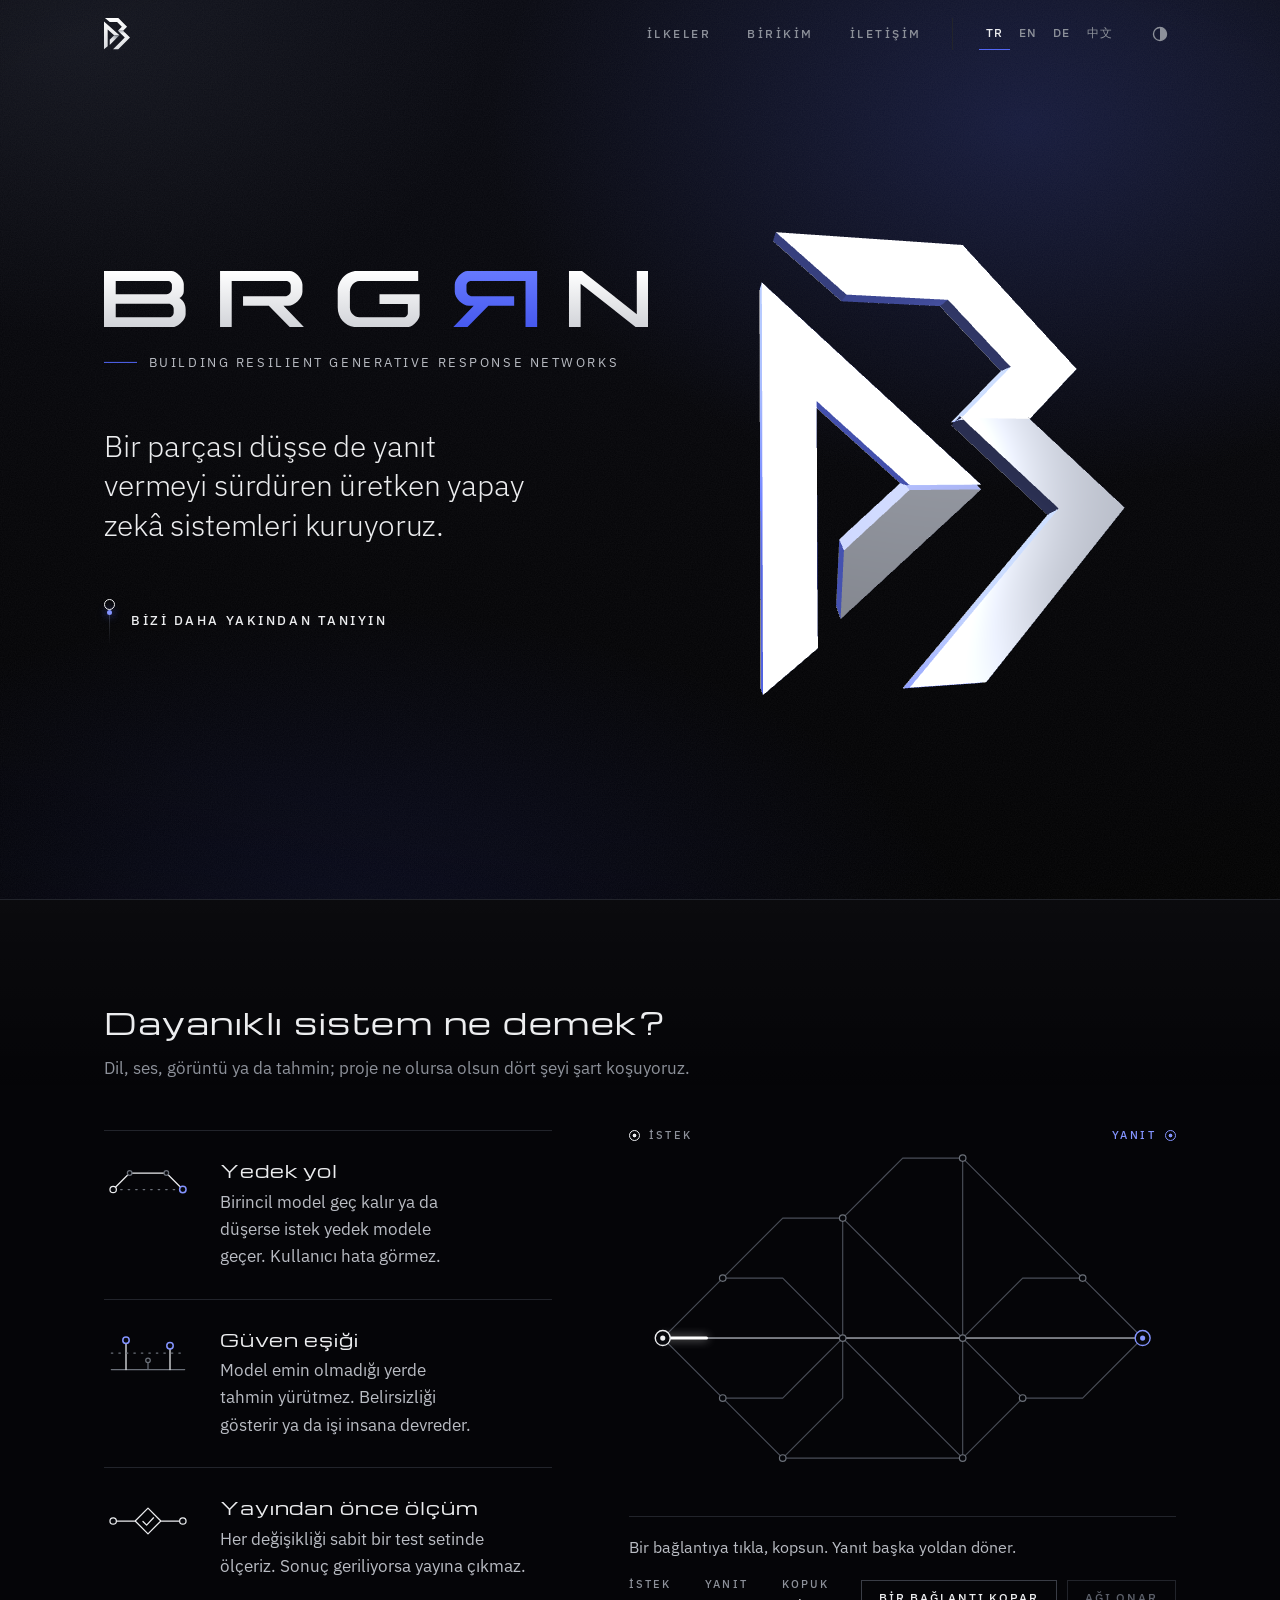
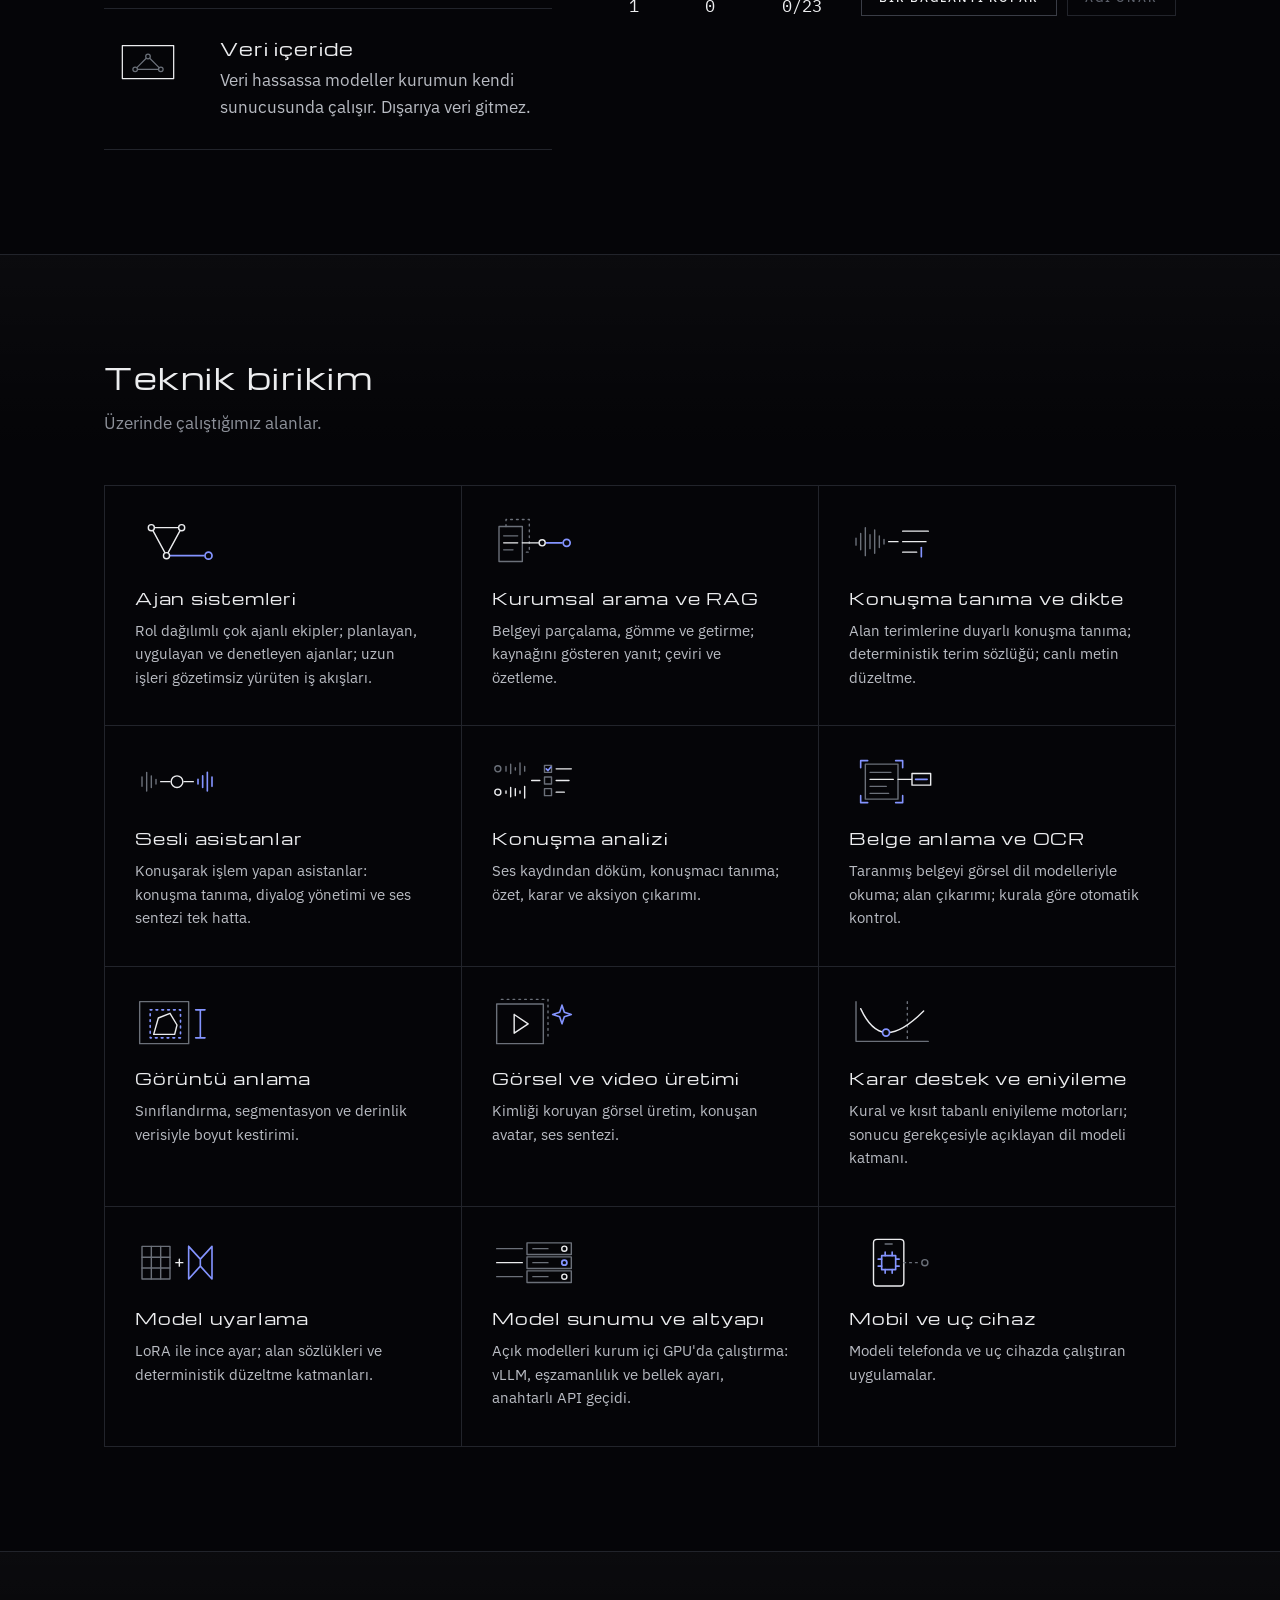
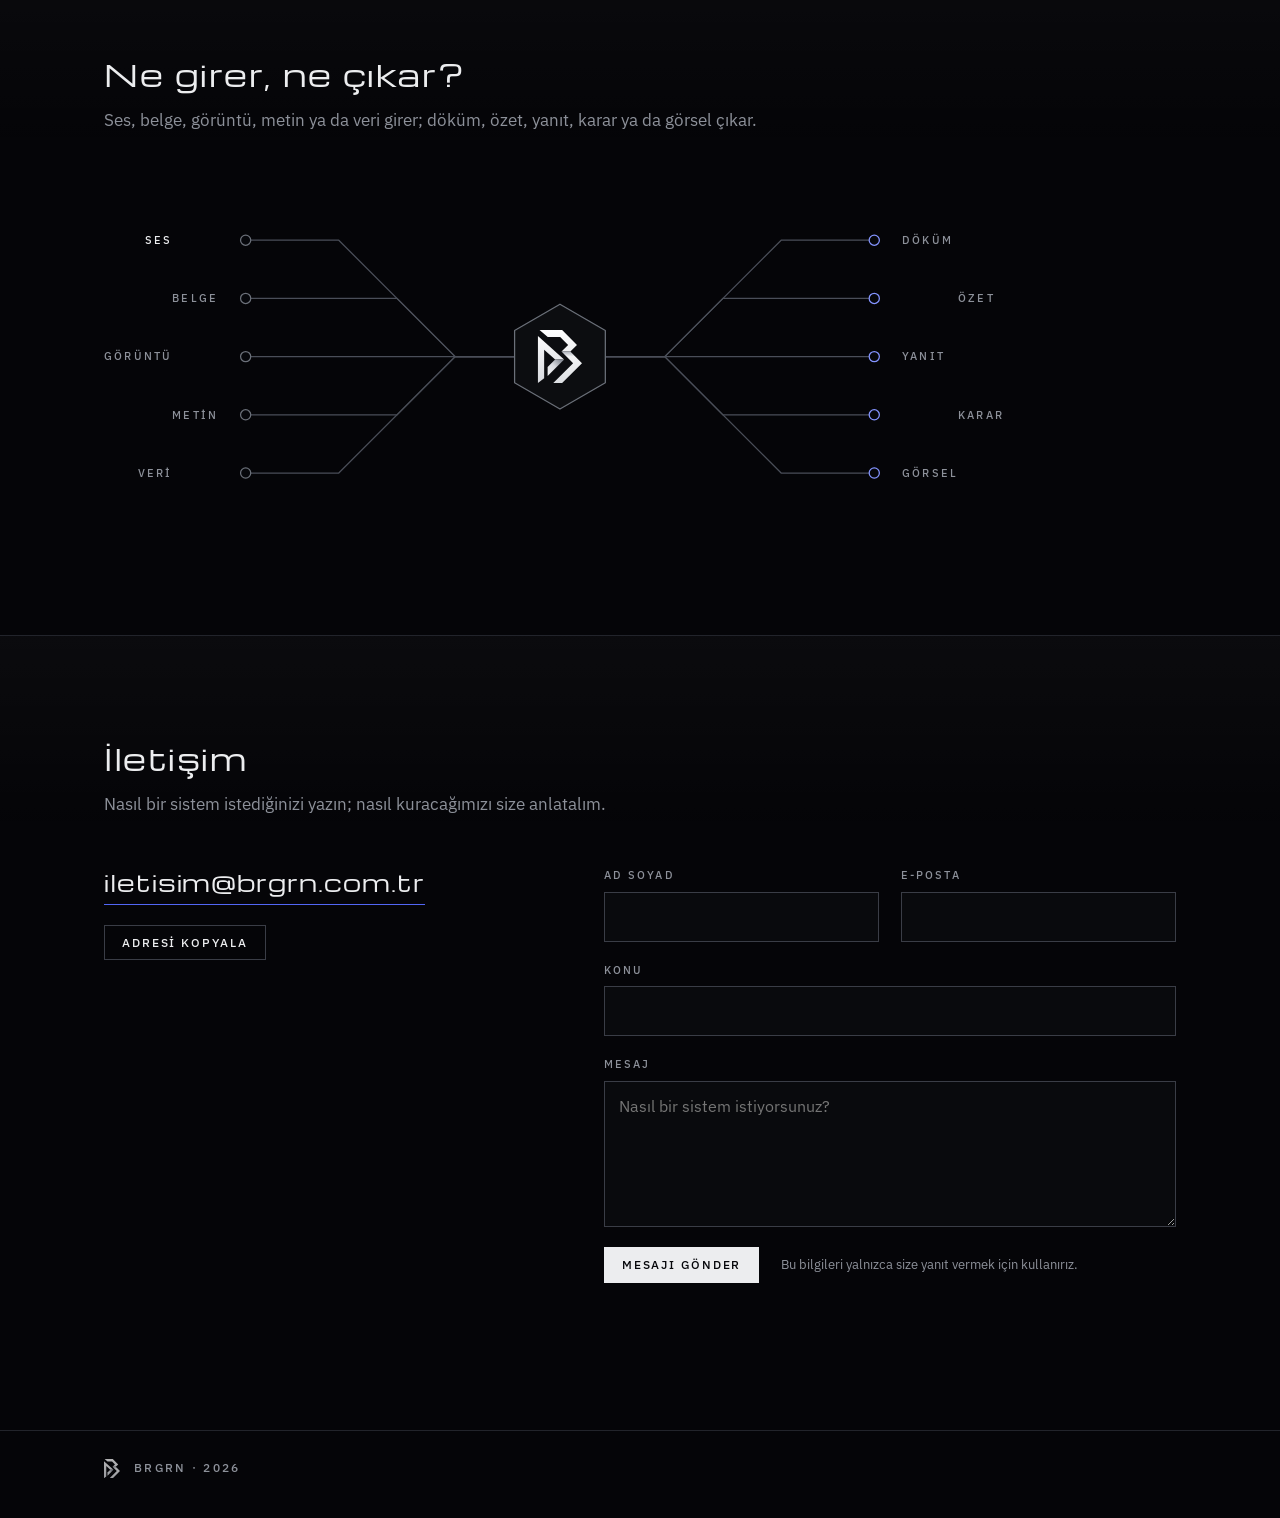
<file: index.html>
<!doctype html>
<!-- Üretilen dosya, elle düzenlenmez. Kaynak: tools/page.html + tools/metinler.json (python3 tools/build.py) -->
<html lang="tr" class="no-js">
<head>
<meta charset="utf-8">
<meta name="viewport" content="width=device-width, initial-scale=1">
<title>BRGRN — Building Resilient Generative Response Networks</title>
<meta name="description" content="BRGRN: bir parçası düşse de yanıt vermeyi sürdüren üretken yapay zekâ sistemleri kuruyoruz.">
<meta name="theme-color" content="#050508">
<meta name="color-scheme" content="dark light">
<link rel="canonical" href="https://brgrn.com.tr/">
<link rel="alternate" hreflang="tr" href="https://brgrn.com.tr/">
<link rel="alternate" hreflang="en" href="https://brgrn.com.tr/en/">
<link rel="alternate" hreflang="de" href="https://brgrn.com.tr/de/">
<link rel="alternate" hreflang="zh-Hans" href="https://brgrn.com.tr/zh/">
<link rel="alternate" hreflang="x-default" href="https://brgrn.com.tr/">
<meta property="og:type" content="website">
<meta property="og:url" content="https://brgrn.com.tr/">
<meta property="og:locale" content="tr_TR">
<meta property="og:title" content="BRGRN — Building Resilient Generative Response Networks">
<meta property="og:description" content="BRGRN: bir parçası düşse de yanıt vermeyi sürdüren üretken yapay zekâ sistemleri kuruyoruz.">
<meta property="og:site_name" content="BRGRN">
<meta property="og:image" content="https://brgrn.com.tr/assets/img/og.png?v=2">
<meta property="og:image:type" content="image/png">
<meta property="og:image:width" content="1200">
<meta property="og:image:height" content="630">
<meta property="og:image:alt" content="BRGRN — Building Resilient Generative Response Networks">
<meta name="twitter:card" content="summary_large_image">
<meta name="twitter:image" content="https://brgrn.com.tr/assets/img/og.png?v=2">
<link rel="icon" href="assets/img/favicon.svg" type="image/svg+xml">
<link rel="apple-touch-icon" href="assets/img/apple-touch-icon.png">
<link rel="preload" href="assets/fonts/ibm-plex-sans-latin-400.woff2" as="font" type="font/woff2" crossorigin>
<link rel="preload" href="assets/fonts/michroma-latin-400.woff2" as="font" type="font/woff2" crossorigin>
<link rel="stylesheet" href="assets/css/site.css?v=17.1">
<script>(function () { var d = document.documentElement; d.className = 'js'; try { if (localStorage.getItem('brgrn-tema') === 'light') d.setAttribute('data-theme', 'light'); } catch (e) {} })();</script>
</head>
<body>
<svg width="0" height="0" style="position:absolute" aria-hidden="true" focusable="false">
  <defs>
    <linearGradient id="brgrn-m1" gradientUnits="userSpaceOnUse" x1="0" y1="0" x2="0" y2="227.6"><stop offset="0" style="stop-color:var(--m1a)"/><stop offset="1" style="stop-color:var(--m1b)"/></linearGradient>
    <linearGradient id="brgrn-m2" gradientUnits="userSpaceOnUse" x1="93.25" y1="126.2" x2="41.7" y2="177.75"><stop offset="0" style="stop-color:var(--m2a)"/><stop offset=".5" style="stop-color:var(--m2b)"/><stop offset="1" style="stop-color:var(--m2c)"/></linearGradient>
    <linearGradient id="brgrn-m3" gradientUnits="userSpaceOnUse" x1="0" y1="92.25" x2="0" y2="227.6"><stop offset="0" style="stop-color:var(--m3a)"/><stop offset=".16" style="stop-color:var(--m3b)"/><stop offset="1" style="stop-color:var(--m3c)"/></linearGradient>
    <linearGradient id="brgrn-w1" gradientUnits="userSpaceOnUse" x1="0" y1="0" x2="0" y2="73.2"><stop offset="0" style="stop-color:var(--w1a)"/><stop offset="1" style="stop-color:var(--w1b)"/></linearGradient>
    <linearGradient id="brgrn-w2" gradientUnits="userSpaceOnUse" x1="0" y1="0" x2="0" y2="73.2"><stop offset="0" style="stop-color:var(--w2a)"/><stop offset="1" style="stop-color:var(--w2b)"/></linearGradient>
    <path id="brgrn-b" fill-rule="evenodd" d="M0 0H88C94.76 0 104.1 9.86 104.1 17V26.5C104.1 30.5 101.5 33.8 98.4 35.3C102.2 37.6 106.5 42.5 106.5 49.5V56.5C106.5 63.51 96.93 73.2 90 73.2H0ZM15.3 12.9H83.6C86.1 12.9 88.6 15.4 88.6 17.9V23.2C88.6 26.7 85.1 30.2 81.6 30.2H15.3ZM15.3 42.6H84.4C87.65 42.6 90.9 45.85 90.9 49.1V54.4C90.9 57.4 87.9 60.4 84.9 60.4H15.3Z"/>
    <path id="brgrn-r" d="M0 0H91C97.93 0 107.5 10.15 107.5 17.5V27C107.5 35.28 97.33 45.4 89 45.4H82.8L109.5 73.2H91L63.6 45.4H30V33.1H85C88.6 33.1 92.2 29.65 92.2 26.2V18.6C92.2 15.75 89.35 12.9 86.5 12.9H15.2V73.2H0Z"/>
    <path id="brgrn-g" d="M105 0V13H28C21.71 13 15.9 19.72 15.9 27V48C15.9 54.45 21.71 60.4 28 60.4H86C88.75 60.4 91.5 57.7 91.5 55V42.9H54.5V30.4H106.9V57C106.9 63.8 97.68 73.2 91 73.2H24C10.8 73.2 0 61.64 0 47.5V27C0 12.15 11.25 0 25 0Z"/>
    <path id="brgrn-n" d="M0 0H17L88.5 56.3V0H103.5V73.2H87.07L15.2 16.5V73.2H0Z"/>
    <g id="brgrn-mark"><polygon fill="url(#brgrn-m1)" points="0,25.5 112.5,126.2 74,126.2 26.7,83.9 26.7,206.5 0,227.6"/><polygon fill="url(#brgrn-m2)" points="74,126.2 112.5,126.2 41.7,197 41.7,158.5"/><polygon fill="url(#brgrn-m1)" points="6.9,0 104,0 167.75,63.75 139.25,92.25 101.25,92.25 129.75,63.75 95.5,29.5 42.1,29.5"/><polygon fill="url(#brgrn-m3)" points="101.25,92.25 139.25,92.25 189.25,142.25 103.9,227.6 65.9,227.6 151.25,142.25"/></g>
    <g id="brgrn-word">
      <g fill="url(#brgrn-w1)"><use href="#brgrn-b"/><use href="#brgrn-r" x="151.4"/><use href="#brgrn-g" x="304.9"/><use href="#brgrn-n" x="606.6"/></g>
      <use href="#brgrn-r" fill="url(#brgrn-w2)" transform="translate(565.1 0) scale(-1 1)"/>
    </g>
  </defs>
</svg>

<a class="skip" href="#icerik">İçeriğe geç</a>

<header class="top">
<div class="top__in">
  <a class="top__home" href="./" aria-label="BRGRN ana sayfa">
    <svg class="top__mark" viewBox="0 0 189.25 227.6" aria-hidden="true"><use href="#brgrn-mark"/></svg>
  </a>
  <nav class="top__nav" aria-label="Bölümler">
    <a href="#ilkeler">İlkeler</a>
    <a href="#birikim">Birikim</a>
    <a href="#iletisim">İletişim</a>
  </nav>
  <nav class="top__lang" aria-label="Dil">
    <a href="./" lang="tr" hreflang="tr" title="Türkçe" aria-current="true">TR</a>
    <a href="en/" lang="en" hreflang="en" title="English">EN</a>
    <a href="de/" lang="de" hreflang="de" title="Deutsch">DE</a>
    <a href="zh/" lang="zh-Hans" hreflang="zh-Hans" title="中文">中文</a>
  </nav>
  <button type="button" class="top__theme" data-theme-toggle aria-pressed="false" aria-label="Açık ya da koyu temaya geç" title="Açık ya da koyu temaya geç">
    <svg viewBox="0 0 20 20" aria-hidden="true"><circle cx="10" cy="10" r="7.25"/><path d="M10 2.75a7.25 7.25 0 0 1 0 14.5z"/></svg>
  </button>
</div>
</header>

<main id="icerik">

  <section class="hero" aria-labelledby="baslik">
    <div class="hero__id">
      <h1 class="hero__word rise" style="--d:0" id="baslik">
        <svg viewBox="0 0 710.1 73.2" role="img" aria-label="BRGRN"><use href="#brgrn-word"/></svg>
      </h1>
      <p class="tagline rise" style="--d:1" lang="en"><span>Building Resilient Generative Response Networks</span></p>
      <p class="lede rise" style="--d:2">Bir parçası düşse de yanıt vermeyi sürdüren üretken yapay zekâ sistemleri kuruyoruz.</p>
      <a class="more rise" style="--d:3" href="#ilkeler">
        <span class="more__track" aria-hidden="true"><span class="more__dot"></span></span>
        <span class="more__text">Bizi daha yakından tanıyın</span>
      </a>
    </div>
    <!-- Metal amblem bu SVG'nin tam üstünde çizilir; sahne çalışmazsa SVG görünür kalır -->
    <div class="hero__stage rise" style="--d:1" aria-hidden="true">
      <svg class="hero__mark" viewBox="0 0 189.25 227.6" data-scene-anchor><use href="#brgrn-mark"/></svg>
      <canvas class="scene" data-scene></canvas>
    </div>
  </section>

  <section class="band" data-line id="ilkeler" aria-labelledby="ilkeler-baslik">
    <h2 class="band__title" data-reveal id="ilkeler-baslik"><span>Dayanıklı sistem ne demek?</span></h2>
    <p class="band__lead" data-reveal style="--i:1">Dil, ses, görüntü ya da tahmin; proje ne olursa olsun dört şeyi şart koşuyoruz.</p>
    <div class="band__box proof">
      <ul class="rules">
        <li class="rule" data-reveal style="--i:0">
        <svg class="rule__fig" viewBox="0 0 96 48" aria-hidden="true">
          <path class="ln off" d="M10 30H86"/>
          <path class="ln on" d="M10 30L28 12H68L86 30"/>
          <circle class="nd" cx="28" cy="12" r="2.5"/><circle class="nd" cx="68" cy="12" r="2.5"/>
          <circle class="nd on" cx="10" cy="30" r="3.5"/><circle class="nd res" cx="86" cy="30" r="3.5"/>
        </svg>
        <h3 class="rule__name">Yedek yol</h3>
        <p class="rule__text">Birincil model geç kalır ya da düşerse istek yedek modele geçer. Kullanıcı hata görmez.</p>
      </li>
        <li class="rule" data-reveal style="--i:1">
        <svg class="rule__fig" viewBox="0 0 96 48" aria-hidden="true">
          <path class="ln" d="M8 42H88M48 42V34.5"/>
          <path class="ln on" d="M24 42V13.5M72 42V19.5"/>
          <path class="ln off" d="M8 24H88"/>
          <circle class="nd" cx="48" cy="32" r="2.5"/>
          <circle class="nd res" cx="24" cy="10" r="3.5"/><circle class="nd res" cx="72" cy="16" r="3.5"/>
        </svg>
        <h3 class="rule__name">Güven eşiği</h3>
        <p class="rule__text">Model emin olmadığı yerde tahmin yürütmez. Belirsizliği gösterir ya da işi insana devreder.</p>
      </li>
        <li class="rule" data-reveal style="--i:2">
        <svg class="rule__fig" viewBox="0 0 96 48" aria-hidden="true">
          <path class="ln on" d="M10 24H34L48 10L62 24L48 38L34 24M62 24H82"/>
          <path class="ln on" d="M42.5 24.5L46.5 28.5L54 20.5"/>
          <circle class="nd on" cx="10" cy="24" r="3.5"/><circle class="nd on" cx="86" cy="24" r="3.5"/>
        </svg>
        <h3 class="rule__name">Yayından önce ölçüm</h3>
        <p class="rule__text">Her değişikliği sabit bir test setinde ölçeriz. Sonuç geriliyorsa yayına çıkmaz.</p>
      </li>
        <li class="rule" data-reveal style="--i:3">
        <svg class="rule__fig" viewBox="0 0 96 48" aria-hidden="true">
          <path class="ln on" d="M20 6H76V42H20Z"/>
          <path class="ln" d="M34 32L48 18L62 32Z"/>
          <circle class="nd" cx="34" cy="32" r="2.5"/><circle class="nd" cx="48" cy="18" r="2.5"/><circle class="nd" cx="62" cy="32" r="2.5"/>
        </svg>
        <h3 class="rule__name">Veri içeride</h3>
        <p class="rule__text">Veri hassassa modeller kurumun kendi sunucusunda çalışır. Dışarıya veri gitmez.</p>
      </li>
      </ul>
      <figure class="net" data-net data-reveal style="--i:2">
        <div class="net__stage">
          <svg viewBox="0 0 584 388" role="img" aria-label="On iki düğümlü bir ağ. İstek soldan sağa gider, yanıt mavi renkte geri döner."></svg>
          <span class="net__tag net__tag--req" aria-hidden="true">İstek</span>
          <span class="net__tag net__tag--res" aria-hidden="true">Yanıt</span>
        </div>
        <figcaption class="net__panel">
          <p class="net__hint">Bir bağlantıya tıkla, kopsun. Yanıt başka yoldan döner.</p>
          <div class="net__row">
            <dl class="net__read">
              <div data-net-live><dt>İstek</dt><dd data-net-sent>0</dd></div>
              <div data-net-live><dt>Yanıt</dt><dd data-net-answered>0</dd></div>
              <div><dt>Kopuk</dt><dd data-net-cut>0/23</dd></div>
            </dl>
            <div class="net__actions">
              <button type="button" class="btn" data-net-break>Bir bağlantı kopar</button>
              <button type="button" class="btn" data-net-heal disabled>Ağı onar</button>
            </div>
          </div>
          <p class="net__status" role="status" data-net-status></p>
        </figcaption>
      </figure>
    </div>
  </section>

  <section class="band" data-line id="birikim" aria-labelledby="birikim-baslik">
    <h2 class="band__title" data-reveal id="birikim-baslik"><span>Teknik birikim</span></h2>
    <p class="band__lead" data-reveal style="--i:1">Üzerinde çalıştığımız alanlar.</p>
    <div class="band__box">
      <ul class="fields">
        <li class="field" data-reveal style="--i:0">
          <svg class="field__fig" viewBox="0 0 72 44" aria-hidden="true"><path class="ln on" d="M14 10H40L27 34Z" pathLength="1"/><path class="ln res" d="M30 34H59" pathLength="1"/><circle class="nd on" cx="14" cy="10" r="2.6"/><circle class="nd on" cx="40" cy="10" r="2.6"/><circle class="nd on" cx="27" cy="34" r="2.6"/><circle class="nd res" cx="63" cy="34" r="3"/><path class="pulse" d="M14 10H40L27 34Z" pathLength="1"/></svg>
          <h3 class="field__name">Ajan sistemleri</h3>
          <p class="field__text">Rol dağılımlı çok ajanlı ekipler; planlayan, uygulayan ve denetleyen ajanlar; uzun işleri gözetimsiz yürüten iş akışları.</p>
        </li>
        <li class="field" data-reveal style="--i:1">
          <svg class="field__fig" viewBox="0 0 72 44" aria-hidden="true"><path class="ln off" d="M12 9V3H32V31H26"/><path class="ln " d="M6 9H26V39H6Z" pathLength="1"/><path class="ln " d="M10 17H22M10 29H18" pathLength="1"/><path class="ln on" d="M10 23H22" pathLength="1"/><path class="ln on" d="M26 23H40" pathLength="1"/><path class="ln res" d="M46 23H60" pathLength="1"/><circle class="nd on" cx="43" cy="23" r="2.6"/><circle class="nd res" cx="64" cy="23" r="3"/><path class="pulse" d="M10 23H60" pathLength="1"/></svg>
          <h3 class="field__name">Kurumsal arama ve RAG</h3>
          <p class="field__text">Belgeyi parçalama, gömme ve getirme; kaynağını gösteren yanıt; çeviri ve özetleme.</p>
        </li>
        <li class="field" data-reveal style="--i:2">
          <svg class="field__fig" viewBox="0 0 72 44" aria-hidden="true"><path class="ln " d="M6 19v6M10 15v14M14 10v24M18 16v12M22 12v20M26 17v10M30 20v4" pathLength="1"/><path class="ln on" d="M34 22H42" pathLength="1"/><path class="ln on" d="M46 13H68M46 22H66M46 31H58" pathLength="1"/><path class="ln res" d="M62 27V35" pathLength="1"/><path class="pulse" d="M6 22H42" pathLength="1"/></svg>
          <h3 class="field__name">Konuşma tanıma ve dikte</h3>
          <p class="field__text">Alan terimlerine duyarlı konuşma tanıma; deterministik terim sözlüğü; canlı metin düzeltme.</p>
        </li>
        <li class="field" data-reveal style="--i:0">
          <svg class="field__fig" viewBox="0 0 72 44" aria-hidden="true"><path class="ln " d="M6 18v8M10 14v16M14 17v10M18 20v4" pathLength="1"/><path class="ln on" d="M22 22H30M42 22H50" pathLength="1"/><path class="ln res" d="M54 20v4M58 17v10M62 14v16M66 18v8" pathLength="1"/><circle class="nd on" cx="36" cy="22" r="5"/><path class="pulse" d="M18 22H54" pathLength="1"/></svg>
          <h3 class="field__name">Sesli asistanlar</h3>
          <p class="field__text">Konuşarak işlem yapan asistanlar: konuşma tanıma, diyalog yönetimi ve ses sentezi tek hatta.</p>
        </li>
        <li class="field" data-reveal style="--i:1">
          <svg class="field__fig" viewBox="0 0 72 44" aria-hidden="true"><path class="ln " d="M12 9v4M16 7v8M20 10v2M24 6v10M28 9v4" pathLength="1"/><path class="ln on" d="M12 30v2M16 27v8M20 28v6M24 30v2M28 26v10" pathLength="1"/><path class="ln on" d="M34 21H41" pathLength="1"/><path class="ln " d="M45 8h6v6h-6zM45 18h6v6h-6zM45 28h6v6h-6z" pathLength="1"/><path class="ln on" d="M55 11H68M55 21H66M55 31H62" pathLength="1"/><path class="ln res" d="M46.5 11l1.5 1.5 2.5-3" pathLength="1"/><circle class="nd " cx="5" cy="11" r="2.6"/><circle class="nd on" cx="5" cy="31" r="2.6"/><path class="pulse" d="M8 31H41" pathLength="1"/></svg>
          <h3 class="field__name">Konuşma analizi</h3>
          <p class="field__text">Ses kaydından döküm, konuşmacı tanıma; özet, karar ve aksiyon çıkarımı.</p>
        </li>
        <li class="field" data-reveal style="--i:2">
          <svg class="field__fig" viewBox="0 0 72 44" aria-hidden="true"><path class="ln res" d="M10 10V4h6M40 4h6v6M46 34v6h-6M16 40h-6v-6" pathLength="1"/><path class="ln " d="M14 7H42V37H14Z" pathLength="1"/><path class="ln " d="M18 14H36M18 26H32M18 32H34" pathLength="1"/><path class="ln on" d="M18 20H38M42 20H54M54 15H70V25H54Z" pathLength="1"/><path class="ln res" d="M57 20H67" pathLength="1"/><path class="pulse" d="M18 20H54" pathLength="1"/></svg>
          <h3 class="field__name">Belge anlama ve OCR</h3>
          <p class="field__text">Taranmış belgeyi görsel dil modelleriyle okuma; alan çıkarımı; kurala göre otomatik kontrol.</p>
        </li>
        <li class="field" data-reveal style="--i:0">
          <svg class="field__fig" viewBox="0 0 72 44" aria-hidden="true"><path class="ln " d="M4 4H46V40H4Z" pathLength="1"/><path class="ln off res" d="M13 11H39V35H13Z"/><path class="ln on" d="M16 32L20 18L30 14L36 24L34 32Z" pathLength="1"/><path class="ln res" d="M56 11V35M52 11H60M52 35H60" pathLength="1"/><path class="pulse" d="M16 32L20 18L30 14L36 24L34 32Z" pathLength="1"/></svg>
          <h3 class="field__name">Görüntü anlama</h3>
          <p class="field__text">Sınıflandırma, segmentasyon ve derinlik verisiyle boyut kestirimi.</p>
        </li>
        <li class="field" data-reveal style="--i:1">
          <svg class="field__fig" viewBox="0 0 72 44" aria-hidden="true"><path class="ln off" d="M8 2H48V34"/><path class="ln " d="M4 6H44V40H4Z" pathLength="1"/><path class="ln on" d="M19 15L31 23L19 31Z" pathLength="1"/><path class="ln res" d="M60 7L62 13L68 15L62 17L60 23L58 17L52 15L58 13Z" pathLength="1"/><path class="pulse" d="M19 15L31 23L19 31Z" pathLength="1"/></svg>
          <h3 class="field__name">Görsel ve video üretimi</h3>
          <p class="field__text">Kimliği koruyan görsel üretim, konuşan avatar, ses sentezi.</p>
        </li>
        <li class="field" data-reveal style="--i:2">
          <svg class="field__fig" viewBox="0 0 72 44" aria-hidden="true"><path class="ln " d="M6 4V38H68" pathLength="1"/><path class="ln off" d="M50 4V38"/><path class="ln on" d="M10 10C22 36 38 38 64 12" pathLength="1"/><circle class="nd res" cx="31.75" cy="30.5" r="3"/><path class="pulse" d="M10 10C22 36 38 38 64 12" pathLength="1"/></svg>
          <h3 class="field__name">Karar destek ve eniyileme</h3>
          <p class="field__text">Kural ve kısıt tabanlı eniyileme motorları; sonucu gerekçesiyle açıklayan dil modeli katmanı.</p>
        </li>
        <li class="field" data-reveal style="--i:0">
          <svg class="field__fig" viewBox="0 0 72 44" aria-hidden="true"><path class="ln " d="M6 8H30V36H6Z" pathLength="1"/><path class="ln " d="M6 17.3H30M6 26.6H30M14 8V36M22 8V36" pathLength="1"/><path class="ln on" d="M35 22h6M38 19v6" pathLength="1"/><path class="ln res" d="M46 8L56 19V25L46 36ZM56 19L66 8V36L56 25Z" pathLength="1"/><path class="pulse" d="M46 22H66" pathLength="1"/></svg>
          <h3 class="field__name">Model uyarlama</h3>
          <p class="field__text">LoRA ile ince ayar; alan sözlükleri ve deterministik düzeltme katmanları.</p>
        </li>
        <li class="field" data-reveal style="--i:1">
          <svg class="field__fig" viewBox="0 0 72 44" aria-hidden="true"><path class="ln " d="M30 5H68V15H30ZM30 17H68V27H30ZM30 29H68V39H30Z" pathLength="1"/><path class="ln " d="M35 10H48M35 22H48M35 34H48" pathLength="1"/><path class="ln " d="M4 10H26M4 34H26" pathLength="1"/><path class="ln on" d="M4 22H26" pathLength="1"/><circle class="nd on" cx="62" cy="10" r="2.2"/><circle class="nd res" cx="62" cy="22" r="2.2"/><circle class="nd on" cx="62" cy="34" r="2.2"/><path class="pulse" d="M4 22H48" pathLength="1"/></svg>
          <h3 class="field__name">Model sunumu ve altyapı</h3>
          <p class="field__text">Açık modelleri kurum içi GPU&#x27;da çalıştırma: vLLM, eşzamanlılık ve bellek ayarı, anahtarlı API geçidi.</p>
        </li>
        <li class="field" data-reveal style="--i:2">
          <svg class="field__fig" viewBox="0 0 72 44" aria-hidden="true"><path class="ln on" d="M24 2H44Q47 2 47 5V39Q47 42 44 42H24Q21 42 21 39V5Q21 2 24 2Z" pathLength="1"/><path class="ln " d="M31 6H37" pathLength="1"/><path class="ln res" d="M28 16H40V28H28Z" pathLength="1"/><path class="ln res" d="M31 13v3M37 13v3M31 28v3M37 28v3M25 19h3M25 25h3M40 19h3M40 25h3" pathLength="1"/><path class="ln off" d="M47 22H62"/><circle class="nd " cx="65" cy="22" r="2.6"/><path class="pulse" d="M28 16H40V28H28Z" pathLength="1"/></svg>
          <h3 class="field__name">Mobil ve uç cihaz</h3>
          <p class="field__text">Modeli telefonda ve uç cihazda çalıştıran uygulamalar.</p>
        </li>
      </ul>
    </div>
  </section>

  <section class="band" data-line id="akis" aria-labelledby="akis-baslik">
    <h2 class="band__title" data-reveal id="akis-baslik"><span>Ne girer, ne çıkar?</span></h2>
    <p class="band__lead" data-reveal style="--i:1">Ses, belge, görüntü, metin ya da veri girer; döküm, özet, yanıt, karar ya da görsel çıkar.</p>
    <div class="band__box">
      <figure class="flow" data-flow data-reveal style="--i:2">
        <svg viewBox="0 0 448 240" role="img" aria-label="Beş girdi türü ortadaki BRGRN amblemine akar ve beş çıktı türünden biri olarak çıkar."></svg>
      </figure>
    </div>
  </section>

  <section class="band" data-line id="iletisim" aria-labelledby="iletisim-baslik">
    <h2 class="band__title" data-reveal id="iletisim-baslik"><span>İletişim</span></h2>
    <p class="band__lead" data-reveal style="--i:1">Nasıl bir sistem istediğinizi yazın; nasıl kuracağımızı size anlatalım.</p>
    <div class="band__box contact">
      <div class="contact__direct" data-reveal style="--i:2">
        <a class="contact__mail" href="mailto:iletisim@brgrn.com.tr">iletisim@brgrn.com.tr</a>
        <button type="button" class="btn" aria-live="polite" data-copy="iletisim@brgrn.com.tr" data-copied="Kopyalandı" data-failed="Kopyalanamadı">Adresi kopyala</button>
      </div>
      <form class="form" data-reveal style="--i:3" action="mailto:iletisim@brgrn.com.tr" method="post" enctype="text/plain" data-form data-to="iletisim@brgrn.com.tr" data-endpoint="https://api.web3forms.com/submit" data-key="6263e61d-820e-4bec-a939-a9ad86c16db8">
        <div class="form__pair">
          <label class="form__field"><span>Ad soyad</span><input type="text" name="name" autocomplete="name" required maxlength="120"></label>
          <label class="form__field"><span>E-posta</span><input type="email" name="email" autocomplete="email" required maxlength="160"></label>
        </div>
        <label class="form__field"><span>Konu</span><input type="text" name="subject" required maxlength="160"></label>
        <label class="form__field"><span>Mesaj</span><textarea name="message" rows="5" required maxlength="5000" placeholder="Nasıl bir sistem istiyorsunuz?"></textarea></label>
        <input type="checkbox" name="botcheck" class="form__trap" tabindex="-1" autocomplete="off" aria-hidden="true">
        <div class="form__foot">
          <button type="submit" class="btn btn--main">Mesajı gönder</button>
          <p class="form__note">Bu bilgileri yalnızca size yanıt vermek için kullanırız.</p>
        </div>
        <p class="form__status" role="status" data-form-status></p>
      </form>
    </div>
  </section>

</main>

<footer class="foot">
  <div class="foot__in">
    <svg class="foot__mark" viewBox="0 0 189.25 227.6" aria-hidden="true"><use href="#brgrn-mark"/></svg>
    <p>BRGRN · 2026</p>
  </div>
</footer>

<script type="application/json" id="i18n">{"net": {"down": "Yol kalmadı. Onarım bekleniyor.", "rerouted": "Bağlantı koptu. Yanıt başka yoldan dönüyor.", "unaffected": "Bağlantı koptu. Kullanılan yol etkilenmedi.", "healed_hand": "Bağlantı onarıldı.", "healed_self": "Bağlantı kendini onardı.", "healed_all": "Ağ onarıldı."}, "flow": {"in": ["Ses", "Belge", "Görüntü", "Metin", "Veri"], "out": ["Döküm", "Özet", "Yanıt", "Karar", "Görsel"]}, "form": {"sending": "Gönderiliyor…", "sent": "Mesajınız ulaştı. Yanıtı yazdığınız e-posta adresine göndereceğiz.", "failed": "Mesaj gönderilemedi. Yeniden deneyin ya da doğrudan iletisim@brgrn.com.tr adresine yazın.", "mailto": "Posta programınız açıldı. Gönderimi oradan tamamlayın."}}</script>
<script src="assets/js/theme.js?v=17.1" defer></script>
<script src="assets/js/scene.js?v=17.1" defer></script>
<script src="assets/js/reveal.js?v=17.1" defer></script>
<script src="assets/js/network.js?v=17.1" defer></script>
<script src="assets/js/flow.js?v=17.1" defer></script>
<script src="assets/js/contact.js?v=17.1" defer></script>
</body>
</html>
</file>
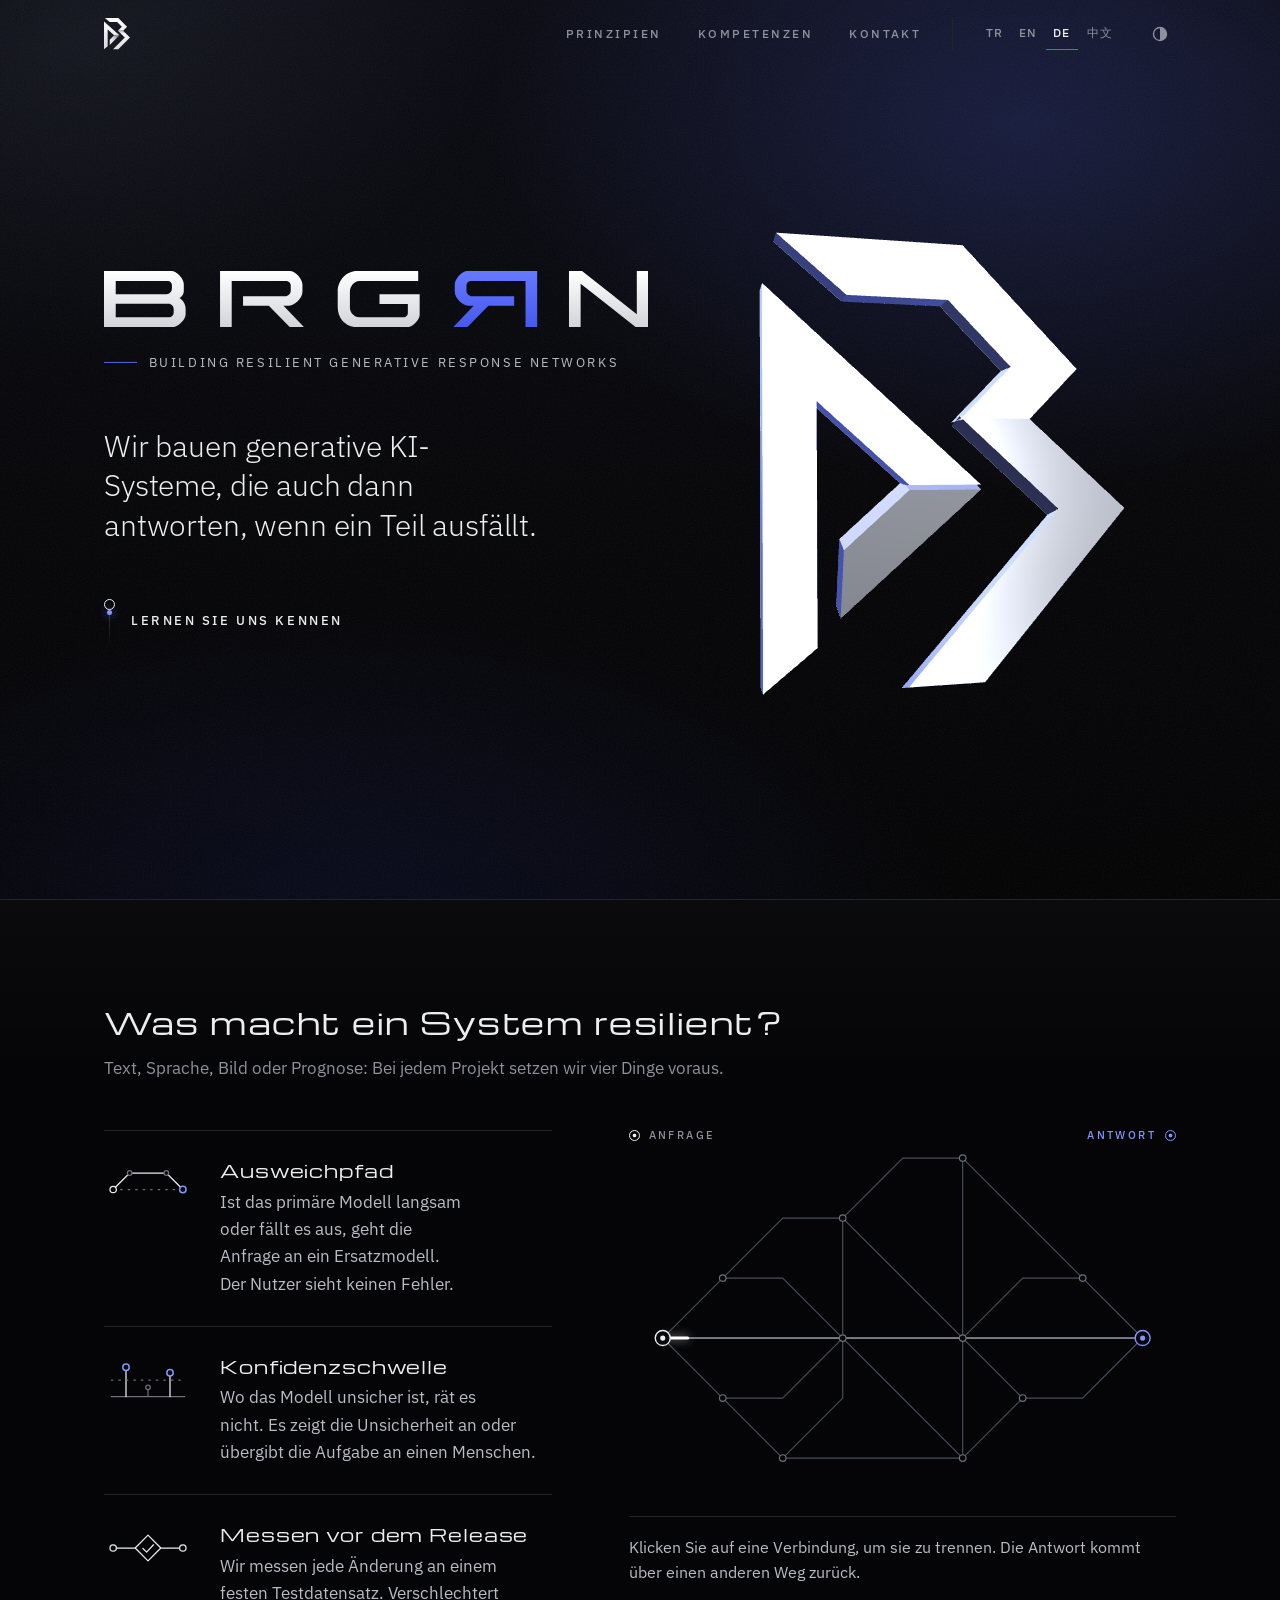
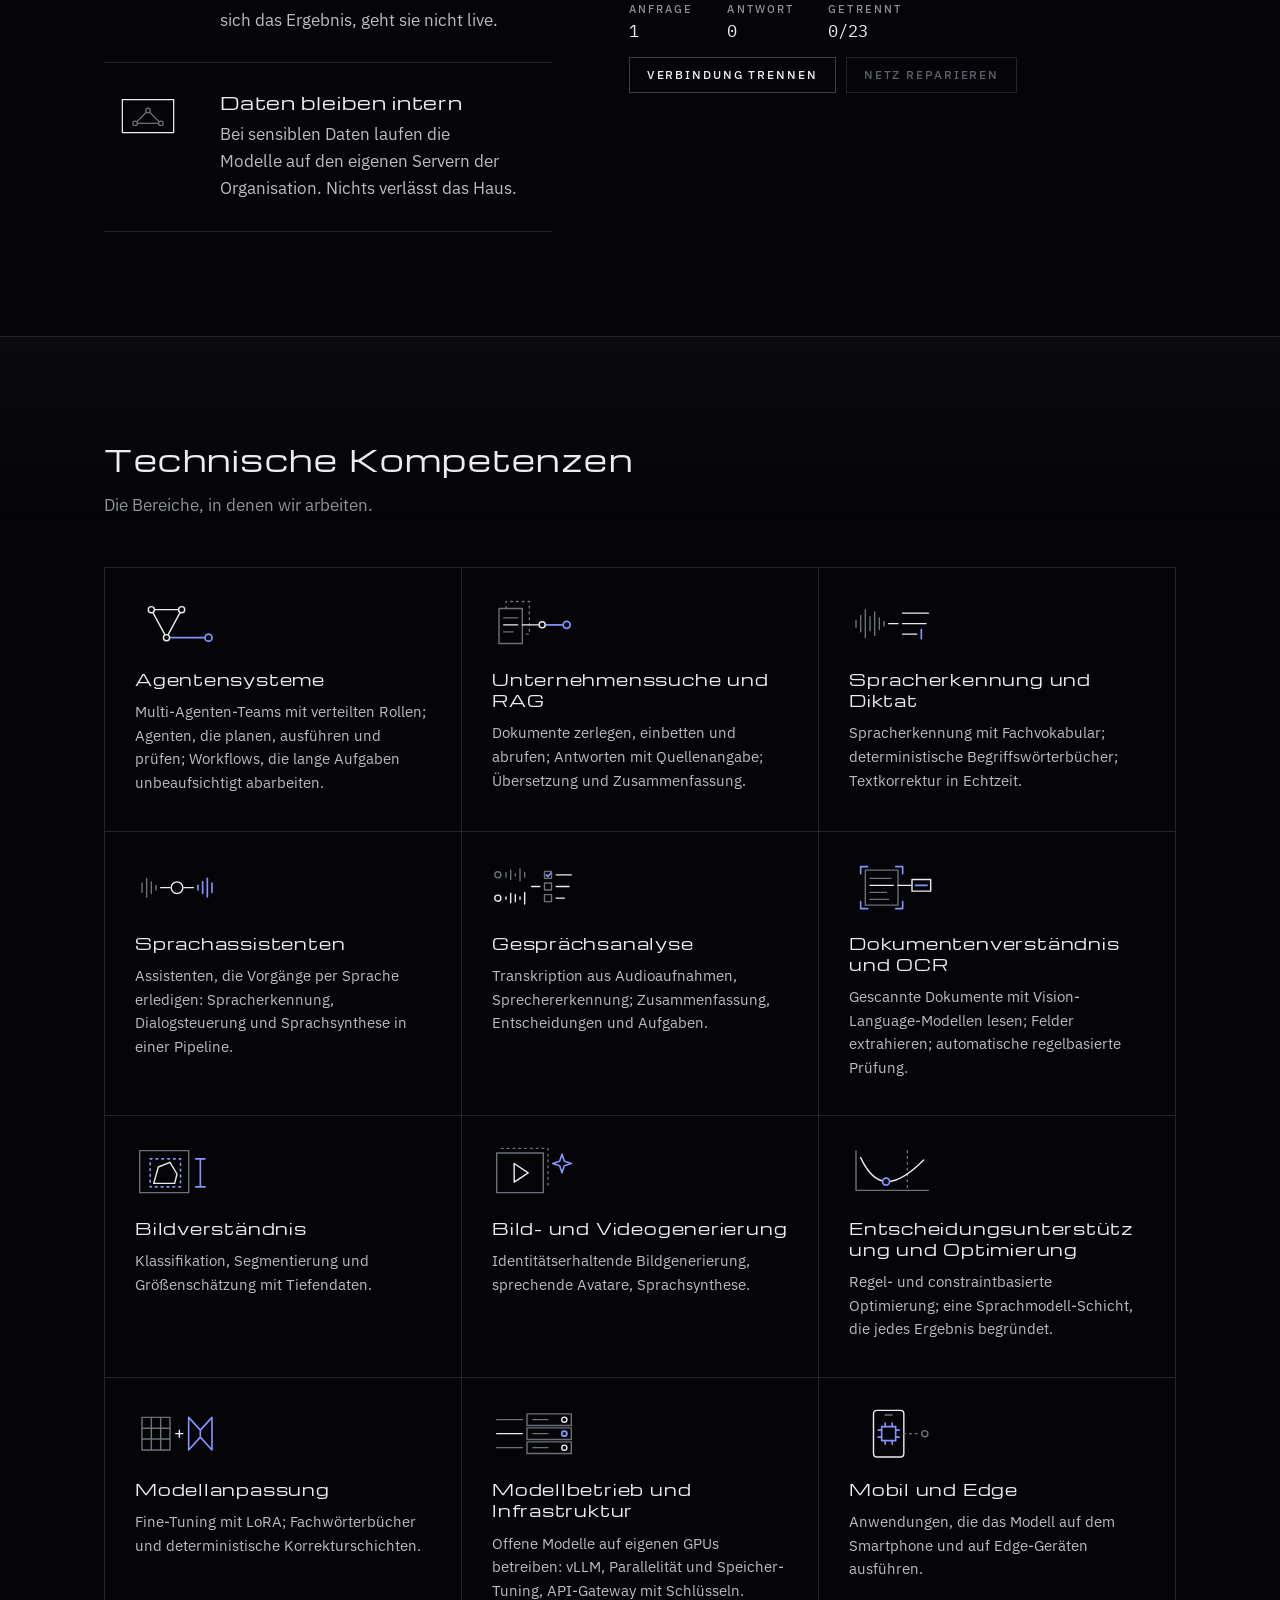
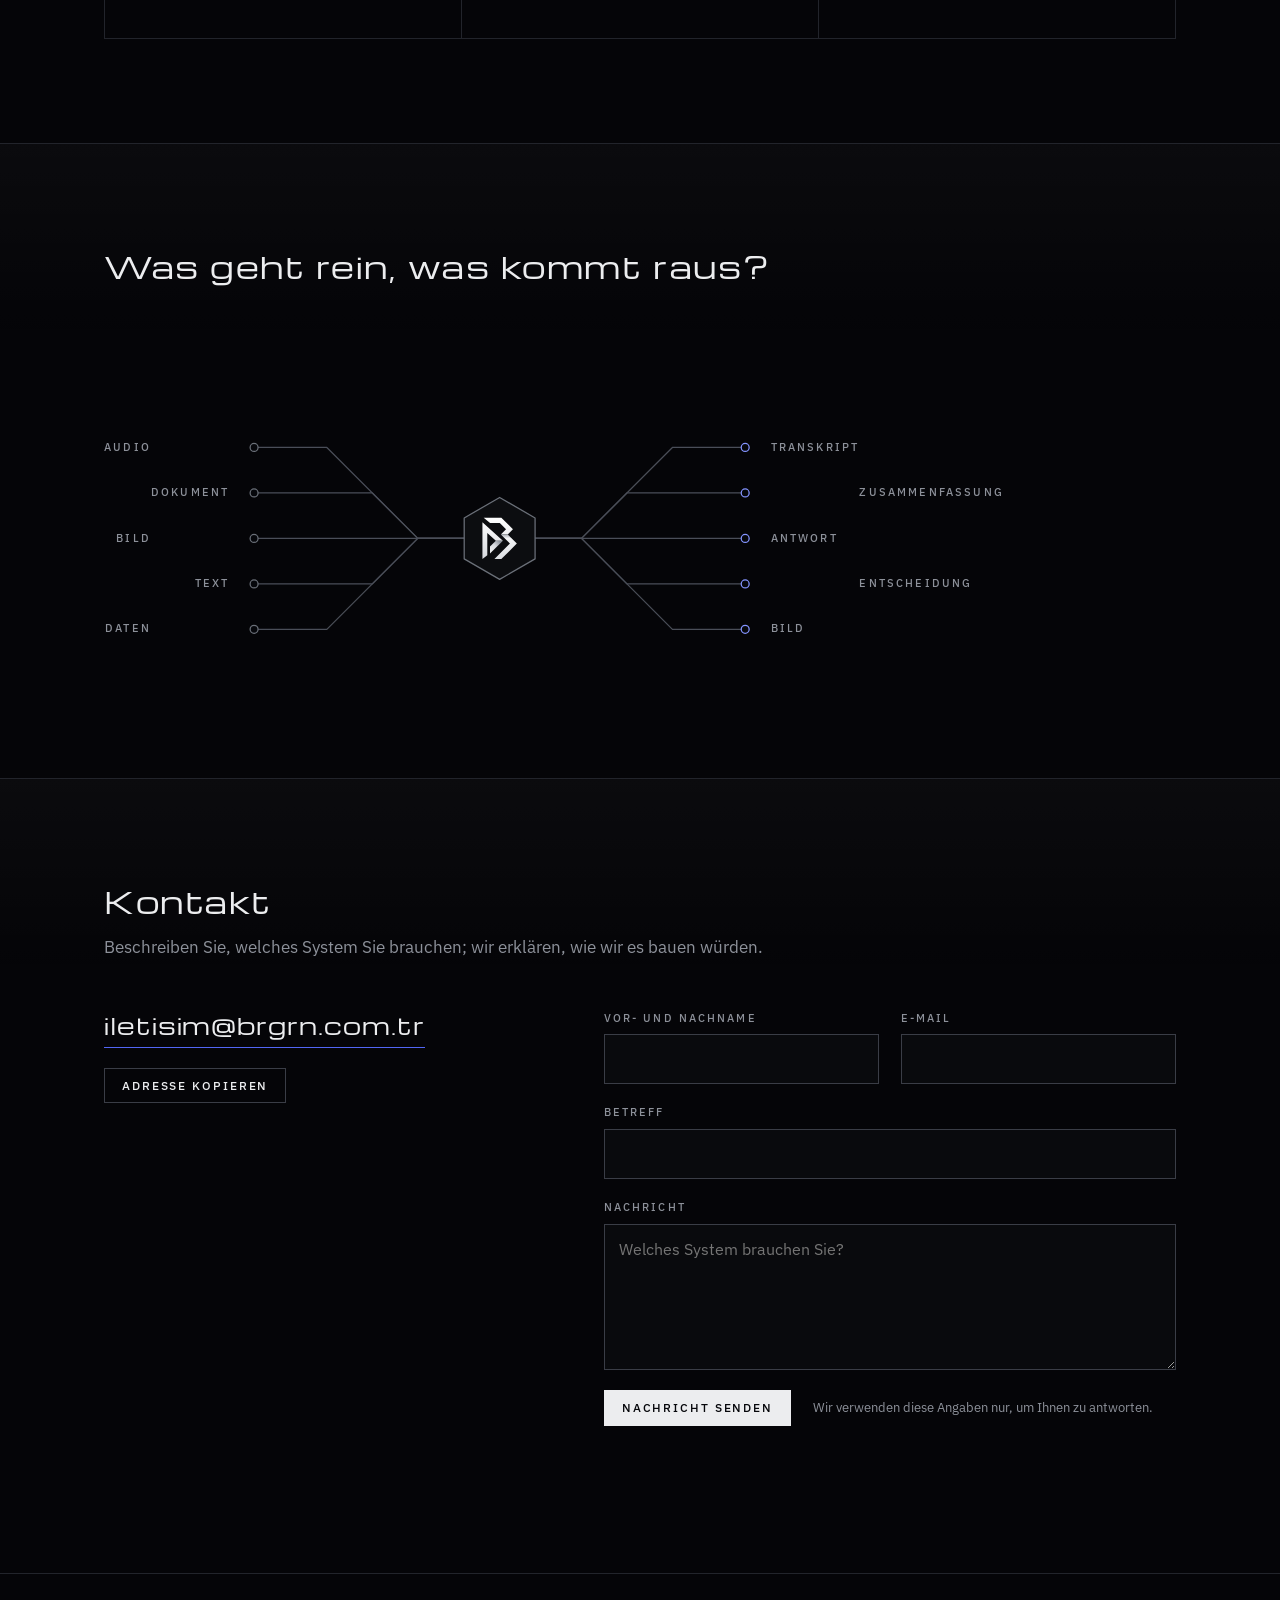
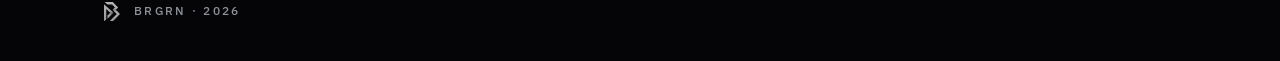
<file: de/index.html>
<!doctype html>
<!-- Üretilen dosya, elle düzenlenmez. Kaynak: tools/page.html + tools/metinler.json (python3 tools/build.py) -->
<html lang="de" class="no-js">
<head>
<meta charset="utf-8">
<meta name="viewport" content="width=device-width, initial-scale=1">
<title>BRGRN — Building Resilient Generative Response Networks</title>
<meta name="description" content="BRGRN baut generative KI-Systeme, die auch dann antworten, wenn ein Teil ausfällt.">
<meta name="theme-color" content="#050508">
<meta name="color-scheme" content="dark light">
<link rel="canonical" href="https://brgrn.com.tr/de/">
<link rel="alternate" hreflang="tr" href="https://brgrn.com.tr/">
<link rel="alternate" hreflang="en" href="https://brgrn.com.tr/en/">
<link rel="alternate" hreflang="de" href="https://brgrn.com.tr/de/">
<link rel="alternate" hreflang="zh-Hans" href="https://brgrn.com.tr/zh/">
<link rel="alternate" hreflang="x-default" href="https://brgrn.com.tr/">
<meta property="og:type" content="website">
<meta property="og:url" content="https://brgrn.com.tr/de/">
<meta property="og:locale" content="de_DE">
<meta property="og:title" content="BRGRN — Building Resilient Generative Response Networks">
<meta property="og:description" content="BRGRN baut generative KI-Systeme, die auch dann antworten, wenn ein Teil ausfällt.">
<meta property="og:site_name" content="BRGRN">
<meta property="og:image" content="https://brgrn.com.tr/assets/img/og.png?v=2">
<meta property="og:image:type" content="image/png">
<meta property="og:image:width" content="1200">
<meta property="og:image:height" content="630">
<meta property="og:image:alt" content="BRGRN — Building Resilient Generative Response Networks">
<meta name="twitter:card" content="summary_large_image">
<meta name="twitter:image" content="https://brgrn.com.tr/assets/img/og.png?v=2">
<link rel="icon" href="../assets/img/favicon.svg" type="image/svg+xml">
<link rel="apple-touch-icon" href="../assets/img/apple-touch-icon.png">
<link rel="preload" href="../assets/fonts/ibm-plex-sans-latin-400.woff2" as="font" type="font/woff2" crossorigin>
<link rel="preload" href="../assets/fonts/michroma-latin-400.woff2" as="font" type="font/woff2" crossorigin>
<link rel="stylesheet" href="../assets/css/site.css?v=17.1">
<script>(function () { var d = document.documentElement; d.className = 'js'; try { if (localStorage.getItem('brgrn-tema') === 'light') d.setAttribute('data-theme', 'light'); } catch (e) {} })();</script>
</head>
<body>
<svg width="0" height="0" style="position:absolute" aria-hidden="true" focusable="false">
  <defs>
    <linearGradient id="brgrn-m1" gradientUnits="userSpaceOnUse" x1="0" y1="0" x2="0" y2="227.6"><stop offset="0" style="stop-color:var(--m1a)"/><stop offset="1" style="stop-color:var(--m1b)"/></linearGradient>
    <linearGradient id="brgrn-m2" gradientUnits="userSpaceOnUse" x1="93.25" y1="126.2" x2="41.7" y2="177.75"><stop offset="0" style="stop-color:var(--m2a)"/><stop offset=".5" style="stop-color:var(--m2b)"/><stop offset="1" style="stop-color:var(--m2c)"/></linearGradient>
    <linearGradient id="brgrn-m3" gradientUnits="userSpaceOnUse" x1="0" y1="92.25" x2="0" y2="227.6"><stop offset="0" style="stop-color:var(--m3a)"/><stop offset=".16" style="stop-color:var(--m3b)"/><stop offset="1" style="stop-color:var(--m3c)"/></linearGradient>
    <linearGradient id="brgrn-w1" gradientUnits="userSpaceOnUse" x1="0" y1="0" x2="0" y2="73.2"><stop offset="0" style="stop-color:var(--w1a)"/><stop offset="1" style="stop-color:var(--w1b)"/></linearGradient>
    <linearGradient id="brgrn-w2" gradientUnits="userSpaceOnUse" x1="0" y1="0" x2="0" y2="73.2"><stop offset="0" style="stop-color:var(--w2a)"/><stop offset="1" style="stop-color:var(--w2b)"/></linearGradient>
    <path id="brgrn-b" fill-rule="evenodd" d="M0 0H88C94.76 0 104.1 9.86 104.1 17V26.5C104.1 30.5 101.5 33.8 98.4 35.3C102.2 37.6 106.5 42.5 106.5 49.5V56.5C106.5 63.51 96.93 73.2 90 73.2H0ZM15.3 12.9H83.6C86.1 12.9 88.6 15.4 88.6 17.9V23.2C88.6 26.7 85.1 30.2 81.6 30.2H15.3ZM15.3 42.6H84.4C87.65 42.6 90.9 45.85 90.9 49.1V54.4C90.9 57.4 87.9 60.4 84.9 60.4H15.3Z"/>
    <path id="brgrn-r" d="M0 0H91C97.93 0 107.5 10.15 107.5 17.5V27C107.5 35.28 97.33 45.4 89 45.4H82.8L109.5 73.2H91L63.6 45.4H30V33.1H85C88.6 33.1 92.2 29.65 92.2 26.2V18.6C92.2 15.75 89.35 12.9 86.5 12.9H15.2V73.2H0Z"/>
    <path id="brgrn-g" d="M105 0V13H28C21.71 13 15.9 19.72 15.9 27V48C15.9 54.45 21.71 60.4 28 60.4H86C88.75 60.4 91.5 57.7 91.5 55V42.9H54.5V30.4H106.9V57C106.9 63.8 97.68 73.2 91 73.2H24C10.8 73.2 0 61.64 0 47.5V27C0 12.15 11.25 0 25 0Z"/>
    <path id="brgrn-n" d="M0 0H17L88.5 56.3V0H103.5V73.2H87.07L15.2 16.5V73.2H0Z"/>
    <g id="brgrn-mark"><polygon fill="url(#brgrn-m1)" points="0,25.5 112.5,126.2 74,126.2 26.7,83.9 26.7,206.5 0,227.6"/><polygon fill="url(#brgrn-m2)" points="74,126.2 112.5,126.2 41.7,197 41.7,158.5"/><polygon fill="url(#brgrn-m1)" points="6.9,0 104,0 167.75,63.75 139.25,92.25 101.25,92.25 129.75,63.75 95.5,29.5 42.1,29.5"/><polygon fill="url(#brgrn-m3)" points="101.25,92.25 139.25,92.25 189.25,142.25 103.9,227.6 65.9,227.6 151.25,142.25"/></g>
    <g id="brgrn-word">
      <g fill="url(#brgrn-w1)"><use href="#brgrn-b"/><use href="#brgrn-r" x="151.4"/><use href="#brgrn-g" x="304.9"/><use href="#brgrn-n" x="606.6"/></g>
      <use href="#brgrn-r" fill="url(#brgrn-w2)" transform="translate(565.1 0) scale(-1 1)"/>
    </g>
  </defs>
</svg>

<a class="skip" href="#icerik">Zum Inhalt springen</a>

<header class="top">
<div class="top__in">
  <a class="top__home" href="../" aria-label="BRGRN Startseite">
    <svg class="top__mark" viewBox="0 0 189.25 227.6" aria-hidden="true"><use href="#brgrn-mark"/></svg>
  </a>
  <nav class="top__nav" aria-label="Abschnitte">
    <a href="#ilkeler">Prinzipien</a>
    <a href="#birikim">Kompetenzen</a>
    <a href="#iletisim">Kontakt</a>
  </nav>
  <nav class="top__lang" aria-label="Sprache">
    <a href="../" lang="tr" hreflang="tr" title="Türkçe">TR</a>
    <a href="../en/" lang="en" hreflang="en" title="English">EN</a>
    <a href="../de/" lang="de" hreflang="de" title="Deutsch" aria-current="true">DE</a>
    <a href="../zh/" lang="zh-Hans" hreflang="zh-Hans" title="中文">中文</a>
  </nav>
  <button type="button" class="top__theme" data-theme-toggle aria-pressed="false" aria-label="Zwischen hellem und dunklem Design wechseln" title="Zwischen hellem und dunklem Design wechseln">
    <svg viewBox="0 0 20 20" aria-hidden="true"><circle cx="10" cy="10" r="7.25"/><path d="M10 2.75a7.25 7.25 0 0 1 0 14.5z"/></svg>
  </button>
</div>
</header>

<main id="icerik">

  <section class="hero" aria-labelledby="baslik">
    <div class="hero__id">
      <h1 class="hero__word rise" style="--d:0" id="baslik">
        <svg viewBox="0 0 710.1 73.2" role="img" aria-label="BRGRN"><use href="#brgrn-word"/></svg>
      </h1>
      <p class="tagline rise" style="--d:1" lang="en"><span>Building Resilient Generative Response Networks</span></p>
      <p class="lede rise" style="--d:2">Wir bauen generative KI-Systeme, die auch dann antworten, wenn ein Teil ausfällt.</p>
      <a class="more rise" style="--d:3" href="#ilkeler">
        <span class="more__track" aria-hidden="true"><span class="more__dot"></span></span>
        <span class="more__text">Lernen Sie uns kennen</span>
      </a>
    </div>
    <!-- Metal amblem bu SVG'nin tam üstünde çizilir; sahne çalışmazsa SVG görünür kalır -->
    <div class="hero__stage rise" style="--d:1" aria-hidden="true">
      <svg class="hero__mark" viewBox="0 0 189.25 227.6" data-scene-anchor><use href="#brgrn-mark"/></svg>
      <canvas class="scene" data-scene></canvas>
    </div>
  </section>

  <section class="band" data-line id="ilkeler" aria-labelledby="ilkeler-baslik">
    <h2 class="band__title" data-reveal id="ilkeler-baslik"><span>Was macht ein System resilient?</span></h2>
    <p class="band__lead" data-reveal style="--i:1">Text, Sprache, Bild oder Prognose: Bei jedem Projekt setzen wir vier Dinge voraus.</p>
    <div class="band__box proof">
      <ul class="rules">
        <li class="rule" data-reveal style="--i:0">
        <svg class="rule__fig" viewBox="0 0 96 48" aria-hidden="true">
          <path class="ln off" d="M10 30H86"/>
          <path class="ln on" d="M10 30L28 12H68L86 30"/>
          <circle class="nd" cx="28" cy="12" r="2.5"/><circle class="nd" cx="68" cy="12" r="2.5"/>
          <circle class="nd on" cx="10" cy="30" r="3.5"/><circle class="nd res" cx="86" cy="30" r="3.5"/>
        </svg>
        <h3 class="rule__name">Ausweichpfad</h3>
        <p class="rule__text">Ist das primäre Modell langsam oder fällt es aus, geht die Anfrage an ein Ersatzmodell. Der Nutzer sieht keinen Fehler.</p>
      </li>
        <li class="rule" data-reveal style="--i:1">
        <svg class="rule__fig" viewBox="0 0 96 48" aria-hidden="true">
          <path class="ln" d="M8 42H88M48 42V34.5"/>
          <path class="ln on" d="M24 42V13.5M72 42V19.5"/>
          <path class="ln off" d="M8 24H88"/>
          <circle class="nd" cx="48" cy="32" r="2.5"/>
          <circle class="nd res" cx="24" cy="10" r="3.5"/><circle class="nd res" cx="72" cy="16" r="3.5"/>
        </svg>
        <h3 class="rule__name">Konfidenzschwelle</h3>
        <p class="rule__text">Wo das Modell unsicher ist, rät es nicht. Es zeigt die Unsicherheit an oder übergibt die Aufgabe an einen Menschen.</p>
      </li>
        <li class="rule" data-reveal style="--i:2">
        <svg class="rule__fig" viewBox="0 0 96 48" aria-hidden="true">
          <path class="ln on" d="M10 24H34L48 10L62 24L48 38L34 24M62 24H82"/>
          <path class="ln on" d="M42.5 24.5L46.5 28.5L54 20.5"/>
          <circle class="nd on" cx="10" cy="24" r="3.5"/><circle class="nd on" cx="86" cy="24" r="3.5"/>
        </svg>
        <h3 class="rule__name">Messen vor dem Release</h3>
        <p class="rule__text">Wir messen jede Änderung an einem festen Testdatensatz. Verschlechtert sich das Ergebnis, geht sie nicht live.</p>
      </li>
        <li class="rule" data-reveal style="--i:3">
        <svg class="rule__fig" viewBox="0 0 96 48" aria-hidden="true">
          <path class="ln on" d="M20 6H76V42H20Z"/>
          <path class="ln" d="M34 32L48 18L62 32Z"/>
          <circle class="nd" cx="34" cy="32" r="2.5"/><circle class="nd" cx="48" cy="18" r="2.5"/><circle class="nd" cx="62" cy="32" r="2.5"/>
        </svg>
        <h3 class="rule__name">Daten bleiben intern</h3>
        <p class="rule__text">Bei sensiblen Daten laufen die Modelle auf den eigenen Servern der Organisation. Nichts verlässt das Haus.</p>
      </li>
      </ul>
      <figure class="net" data-net data-reveal style="--i:2">
        <div class="net__stage">
          <svg viewBox="0 0 584 388" role="img" aria-label="Ein Netz aus zwölf Knoten. Die Anfrage läuft von links nach rechts, die Antwort kommt in Blau zurück."></svg>
          <span class="net__tag net__tag--req" aria-hidden="true">Anfrage</span>
          <span class="net__tag net__tag--res" aria-hidden="true">Antwort</span>
        </div>
        <figcaption class="net__panel">
          <p class="net__hint">Klicken Sie auf eine Verbindung, um sie zu trennen. Die Antwort kommt über einen anderen Weg zurück.</p>
          <div class="net__row">
            <dl class="net__read">
              <div data-net-live><dt>Anfrage</dt><dd data-net-sent>0</dd></div>
              <div data-net-live><dt>Antwort</dt><dd data-net-answered>0</dd></div>
              <div><dt>Getrennt</dt><dd data-net-cut>0/23</dd></div>
            </dl>
            <div class="net__actions">
              <button type="button" class="btn" data-net-break>Verbindung trennen</button>
              <button type="button" class="btn" data-net-heal disabled>Netz reparieren</button>
            </div>
          </div>
          <p class="net__status" role="status" data-net-status></p>
        </figcaption>
      </figure>
    </div>
  </section>

  <section class="band" data-line id="birikim" aria-labelledby="birikim-baslik">
    <h2 class="band__title" data-reveal id="birikim-baslik"><span>Technische Kompetenzen</span></h2>
    <p class="band__lead" data-reveal style="--i:1">Die Bereiche, in denen wir arbeiten.</p>
    <div class="band__box">
      <ul class="fields">
        <li class="field" data-reveal style="--i:0">
          <svg class="field__fig" viewBox="0 0 72 44" aria-hidden="true"><path class="ln on" d="M14 10H40L27 34Z" pathLength="1"/><path class="ln res" d="M30 34H59" pathLength="1"/><circle class="nd on" cx="14" cy="10" r="2.6"/><circle class="nd on" cx="40" cy="10" r="2.6"/><circle class="nd on" cx="27" cy="34" r="2.6"/><circle class="nd res" cx="63" cy="34" r="3"/><path class="pulse" d="M14 10H40L27 34Z" pathLength="1"/></svg>
          <h3 class="field__name">Agentensysteme</h3>
          <p class="field__text">Multi-Agenten-Teams mit verteilten Rollen; Agenten, die planen, ausführen und prüfen; Workflows, die lange Aufgaben unbeaufsichtigt abarbeiten.</p>
        </li>
        <li class="field" data-reveal style="--i:1">
          <svg class="field__fig" viewBox="0 0 72 44" aria-hidden="true"><path class="ln off" d="M12 9V3H32V31H26"/><path class="ln " d="M6 9H26V39H6Z" pathLength="1"/><path class="ln " d="M10 17H22M10 29H18" pathLength="1"/><path class="ln on" d="M10 23H22" pathLength="1"/><path class="ln on" d="M26 23H40" pathLength="1"/><path class="ln res" d="M46 23H60" pathLength="1"/><circle class="nd on" cx="43" cy="23" r="2.6"/><circle class="nd res" cx="64" cy="23" r="3"/><path class="pulse" d="M10 23H60" pathLength="1"/></svg>
          <h3 class="field__name">Unternehmenssuche und RAG</h3>
          <p class="field__text">Dokumente zerlegen, einbetten und abrufen; Antworten mit Quellenangabe; Übersetzung und Zusammenfassung.</p>
        </li>
        <li class="field" data-reveal style="--i:2">
          <svg class="field__fig" viewBox="0 0 72 44" aria-hidden="true"><path class="ln " d="M6 19v6M10 15v14M14 10v24M18 16v12M22 12v20M26 17v10M30 20v4" pathLength="1"/><path class="ln on" d="M34 22H42" pathLength="1"/><path class="ln on" d="M46 13H68M46 22H66M46 31H58" pathLength="1"/><path class="ln res" d="M62 27V35" pathLength="1"/><path class="pulse" d="M6 22H42" pathLength="1"/></svg>
          <h3 class="field__name">Spracherkennung und Diktat</h3>
          <p class="field__text">Spracherkennung mit Fachvokabular; deterministische Begriffswörterbücher; Textkorrektur in Echtzeit.</p>
        </li>
        <li class="field" data-reveal style="--i:0">
          <svg class="field__fig" viewBox="0 0 72 44" aria-hidden="true"><path class="ln " d="M6 18v8M10 14v16M14 17v10M18 20v4" pathLength="1"/><path class="ln on" d="M22 22H30M42 22H50" pathLength="1"/><path class="ln res" d="M54 20v4M58 17v10M62 14v16M66 18v8" pathLength="1"/><circle class="nd on" cx="36" cy="22" r="5"/><path class="pulse" d="M18 22H54" pathLength="1"/></svg>
          <h3 class="field__name">Sprachassistenten</h3>
          <p class="field__text">Assistenten, die Vorgänge per Sprache erledigen: Spracherkennung, Dialogsteuerung und Sprachsynthese in einer Pipeline.</p>
        </li>
        <li class="field" data-reveal style="--i:1">
          <svg class="field__fig" viewBox="0 0 72 44" aria-hidden="true"><path class="ln " d="M12 9v4M16 7v8M20 10v2M24 6v10M28 9v4" pathLength="1"/><path class="ln on" d="M12 30v2M16 27v8M20 28v6M24 30v2M28 26v10" pathLength="1"/><path class="ln on" d="M34 21H41" pathLength="1"/><path class="ln " d="M45 8h6v6h-6zM45 18h6v6h-6zM45 28h6v6h-6z" pathLength="1"/><path class="ln on" d="M55 11H68M55 21H66M55 31H62" pathLength="1"/><path class="ln res" d="M46.5 11l1.5 1.5 2.5-3" pathLength="1"/><circle class="nd " cx="5" cy="11" r="2.6"/><circle class="nd on" cx="5" cy="31" r="2.6"/><path class="pulse" d="M8 31H41" pathLength="1"/></svg>
          <h3 class="field__name">Gesprächsanalyse</h3>
          <p class="field__text">Transkription aus Audioaufnahmen, Sprechererkennung; Zusammenfassung, Entscheidungen und Aufgaben.</p>
        </li>
        <li class="field" data-reveal style="--i:2">
          <svg class="field__fig" viewBox="0 0 72 44" aria-hidden="true"><path class="ln res" d="M10 10V4h6M40 4h6v6M46 34v6h-6M16 40h-6v-6" pathLength="1"/><path class="ln " d="M14 7H42V37H14Z" pathLength="1"/><path class="ln " d="M18 14H36M18 26H32M18 32H34" pathLength="1"/><path class="ln on" d="M18 20H38M42 20H54M54 15H70V25H54Z" pathLength="1"/><path class="ln res" d="M57 20H67" pathLength="1"/><path class="pulse" d="M18 20H54" pathLength="1"/></svg>
          <h3 class="field__name">Dokumentenverständnis und OCR</h3>
          <p class="field__text">Gescannte Dokumente mit Vision-Language-Modellen lesen; Felder extrahieren; automatische regelbasierte Prüfung.</p>
        </li>
        <li class="field" data-reveal style="--i:0">
          <svg class="field__fig" viewBox="0 0 72 44" aria-hidden="true"><path class="ln " d="M4 4H46V40H4Z" pathLength="1"/><path class="ln off res" d="M13 11H39V35H13Z"/><path class="ln on" d="M16 32L20 18L30 14L36 24L34 32Z" pathLength="1"/><path class="ln res" d="M56 11V35M52 11H60M52 35H60" pathLength="1"/><path class="pulse" d="M16 32L20 18L30 14L36 24L34 32Z" pathLength="1"/></svg>
          <h3 class="field__name">Bildverständnis</h3>
          <p class="field__text">Klassifikation, Segmentierung und Größenschätzung mit Tiefendaten.</p>
        </li>
        <li class="field" data-reveal style="--i:1">
          <svg class="field__fig" viewBox="0 0 72 44" aria-hidden="true"><path class="ln off" d="M8 2H48V34"/><path class="ln " d="M4 6H44V40H4Z" pathLength="1"/><path class="ln on" d="M19 15L31 23L19 31Z" pathLength="1"/><path class="ln res" d="M60 7L62 13L68 15L62 17L60 23L58 17L52 15L58 13Z" pathLength="1"/><path class="pulse" d="M19 15L31 23L19 31Z" pathLength="1"/></svg>
          <h3 class="field__name">Bild- und Videogenerierung</h3>
          <p class="field__text">Identitätserhaltende Bildgenerierung, sprechende Avatare, Sprachsynthese.</p>
        </li>
        <li class="field" data-reveal style="--i:2">
          <svg class="field__fig" viewBox="0 0 72 44" aria-hidden="true"><path class="ln " d="M6 4V38H68" pathLength="1"/><path class="ln off" d="M50 4V38"/><path class="ln on" d="M10 10C22 36 38 38 64 12" pathLength="1"/><circle class="nd res" cx="31.75" cy="30.5" r="3"/><path class="pulse" d="M10 10C22 36 38 38 64 12" pathLength="1"/></svg>
          <h3 class="field__name">Entscheidungsunterstützung und Optimierung</h3>
          <p class="field__text">Regel- und constraintbasierte Optimierung; eine Sprachmodell-Schicht, die jedes Ergebnis begründet.</p>
        </li>
        <li class="field" data-reveal style="--i:0">
          <svg class="field__fig" viewBox="0 0 72 44" aria-hidden="true"><path class="ln " d="M6 8H30V36H6Z" pathLength="1"/><path class="ln " d="M6 17.3H30M6 26.6H30M14 8V36M22 8V36" pathLength="1"/><path class="ln on" d="M35 22h6M38 19v6" pathLength="1"/><path class="ln res" d="M46 8L56 19V25L46 36ZM56 19L66 8V36L56 25Z" pathLength="1"/><path class="pulse" d="M46 22H66" pathLength="1"/></svg>
          <h3 class="field__name">Modellanpassung</h3>
          <p class="field__text">Fine-Tuning mit LoRA; Fachwörterbücher und deterministische Korrekturschichten.</p>
        </li>
        <li class="field" data-reveal style="--i:1">
          <svg class="field__fig" viewBox="0 0 72 44" aria-hidden="true"><path class="ln " d="M30 5H68V15H30ZM30 17H68V27H30ZM30 29H68V39H30Z" pathLength="1"/><path class="ln " d="M35 10H48M35 22H48M35 34H48" pathLength="1"/><path class="ln " d="M4 10H26M4 34H26" pathLength="1"/><path class="ln on" d="M4 22H26" pathLength="1"/><circle class="nd on" cx="62" cy="10" r="2.2"/><circle class="nd res" cx="62" cy="22" r="2.2"/><circle class="nd on" cx="62" cy="34" r="2.2"/><path class="pulse" d="M4 22H48" pathLength="1"/></svg>
          <h3 class="field__name">Modellbetrieb und Infrastruktur</h3>
          <p class="field__text">Offene Modelle auf eigenen GPUs betreiben: vLLM, Parallelität und Speicher-Tuning, API-Gateway mit Schlüsseln.</p>
        </li>
        <li class="field" data-reveal style="--i:2">
          <svg class="field__fig" viewBox="0 0 72 44" aria-hidden="true"><path class="ln on" d="M24 2H44Q47 2 47 5V39Q47 42 44 42H24Q21 42 21 39V5Q21 2 24 2Z" pathLength="1"/><path class="ln " d="M31 6H37" pathLength="1"/><path class="ln res" d="M28 16H40V28H28Z" pathLength="1"/><path class="ln res" d="M31 13v3M37 13v3M31 28v3M37 28v3M25 19h3M25 25h3M40 19h3M40 25h3" pathLength="1"/><path class="ln off" d="M47 22H62"/><circle class="nd " cx="65" cy="22" r="2.6"/><path class="pulse" d="M28 16H40V28H28Z" pathLength="1"/></svg>
          <h3 class="field__name">Mobil und Edge</h3>
          <p class="field__text">Anwendungen, die das Modell auf dem Smartphone und auf Edge-Geräten ausführen.</p>
        </li>
      </ul>
    </div>
  </section>

  <section class="band" data-line id="akis" aria-labelledby="akis-baslik">
    <h2 class="band__title" data-reveal id="akis-baslik"><span>Was geht rein, was kommt raus?</span></h2>
    <p class="band__lead" data-reveal style="--i:1">Audio, Dokumente, Bilder, Text oder Daten gehen rein; Transkripte, Zusammenfassungen, Antworten, Entscheidungen oder Bilder kommen raus.</p>
    <div class="band__box">
      <figure class="flow" data-flow data-reveal style="--i:2">
        <svg viewBox="0 0 448 240" role="img" aria-label="Fünf Eingabearten fließen in das BRGRN-Zeichen in der Mitte und verlassen es als eine von fünf Ausgabearten."></svg>
      </figure>
    </div>
  </section>

  <section class="band" data-line id="iletisim" aria-labelledby="iletisim-baslik">
    <h2 class="band__title" data-reveal id="iletisim-baslik"><span>Kontakt</span></h2>
    <p class="band__lead" data-reveal style="--i:1">Beschreiben Sie, welches System Sie brauchen; wir erklären, wie wir es bauen würden.</p>
    <div class="band__box contact">
      <div class="contact__direct" data-reveal style="--i:2">
        <a class="contact__mail" href="mailto:iletisim@brgrn.com.tr">iletisim@brgrn.com.tr</a>
        <button type="button" class="btn" aria-live="polite" data-copy="iletisim@brgrn.com.tr" data-copied="Kopiert" data-failed="Kopieren fehlgeschlagen">Adresse kopieren</button>
      </div>
      <form class="form" data-reveal style="--i:3" action="mailto:iletisim@brgrn.com.tr" method="post" enctype="text/plain" data-form data-to="iletisim@brgrn.com.tr" data-endpoint="https://api.web3forms.com/submit" data-key="6263e61d-820e-4bec-a939-a9ad86c16db8">
        <div class="form__pair">
          <label class="form__field"><span>Vor- und Nachname</span><input type="text" name="name" autocomplete="name" required maxlength="120"></label>
          <label class="form__field"><span>E-Mail</span><input type="email" name="email" autocomplete="email" required maxlength="160"></label>
        </div>
        <label class="form__field"><span>Betreff</span><input type="text" name="subject" required maxlength="160"></label>
        <label class="form__field"><span>Nachricht</span><textarea name="message" rows="5" required maxlength="5000" placeholder="Welches System brauchen Sie?"></textarea></label>
        <input type="checkbox" name="botcheck" class="form__trap" tabindex="-1" autocomplete="off" aria-hidden="true">
        <div class="form__foot">
          <button type="submit" class="btn btn--main">Nachricht senden</button>
          <p class="form__note">Wir verwenden diese Angaben nur, um Ihnen zu antworten.</p>
        </div>
        <p class="form__status" role="status" data-form-status></p>
      </form>
    </div>
  </section>

</main>

<footer class="foot">
  <div class="foot__in">
    <svg class="foot__mark" viewBox="0 0 189.25 227.6" aria-hidden="true"><use href="#brgrn-mark"/></svg>
    <p>BRGRN · 2026</p>
  </div>
</footer>

<script type="application/json" id="i18n">{"net": {"down": "Kein Weg mehr frei. Warten auf Reparatur.", "rerouted": "Verbindung getrennt. Die Antwort nimmt einen anderen Weg.", "unaffected": "Verbindung getrennt. Der genutzte Weg ist nicht betroffen.", "healed_hand": "Verbindung repariert.", "healed_self": "Die Verbindung hat sich selbst repariert.", "healed_all": "Netz repariert."}, "flow": {"in": ["Audio", "Dokument", "Bild", "Text", "Daten"], "out": ["Transkript", "Zusammenfassung", "Antwort", "Entscheidung", "Bild"]}, "form": {"sending": "Wird gesendet…", "sent": "Ihre Nachricht ist angekommen. Wir antworten an die angegebene E-Mail-Adresse.", "failed": "Die Nachricht konnte nicht gesendet werden. Versuchen Sie es erneut oder schreiben Sie direkt an iletisim@brgrn.com.tr.", "mailto": "Ihr E-Mail-Programm wurde geöffnet. Schließen Sie den Versand dort ab."}}</script>
<script src="../assets/js/theme.js?v=17.1" defer></script>
<script src="../assets/js/scene.js?v=17.1" defer></script>
<script src="../assets/js/reveal.js?v=17.1" defer></script>
<script src="../assets/js/network.js?v=17.1" defer></script>
<script src="../assets/js/flow.js?v=17.1" defer></script>
<script src="../assets/js/contact.js?v=17.1" defer></script>
</body>
</html>
</file>
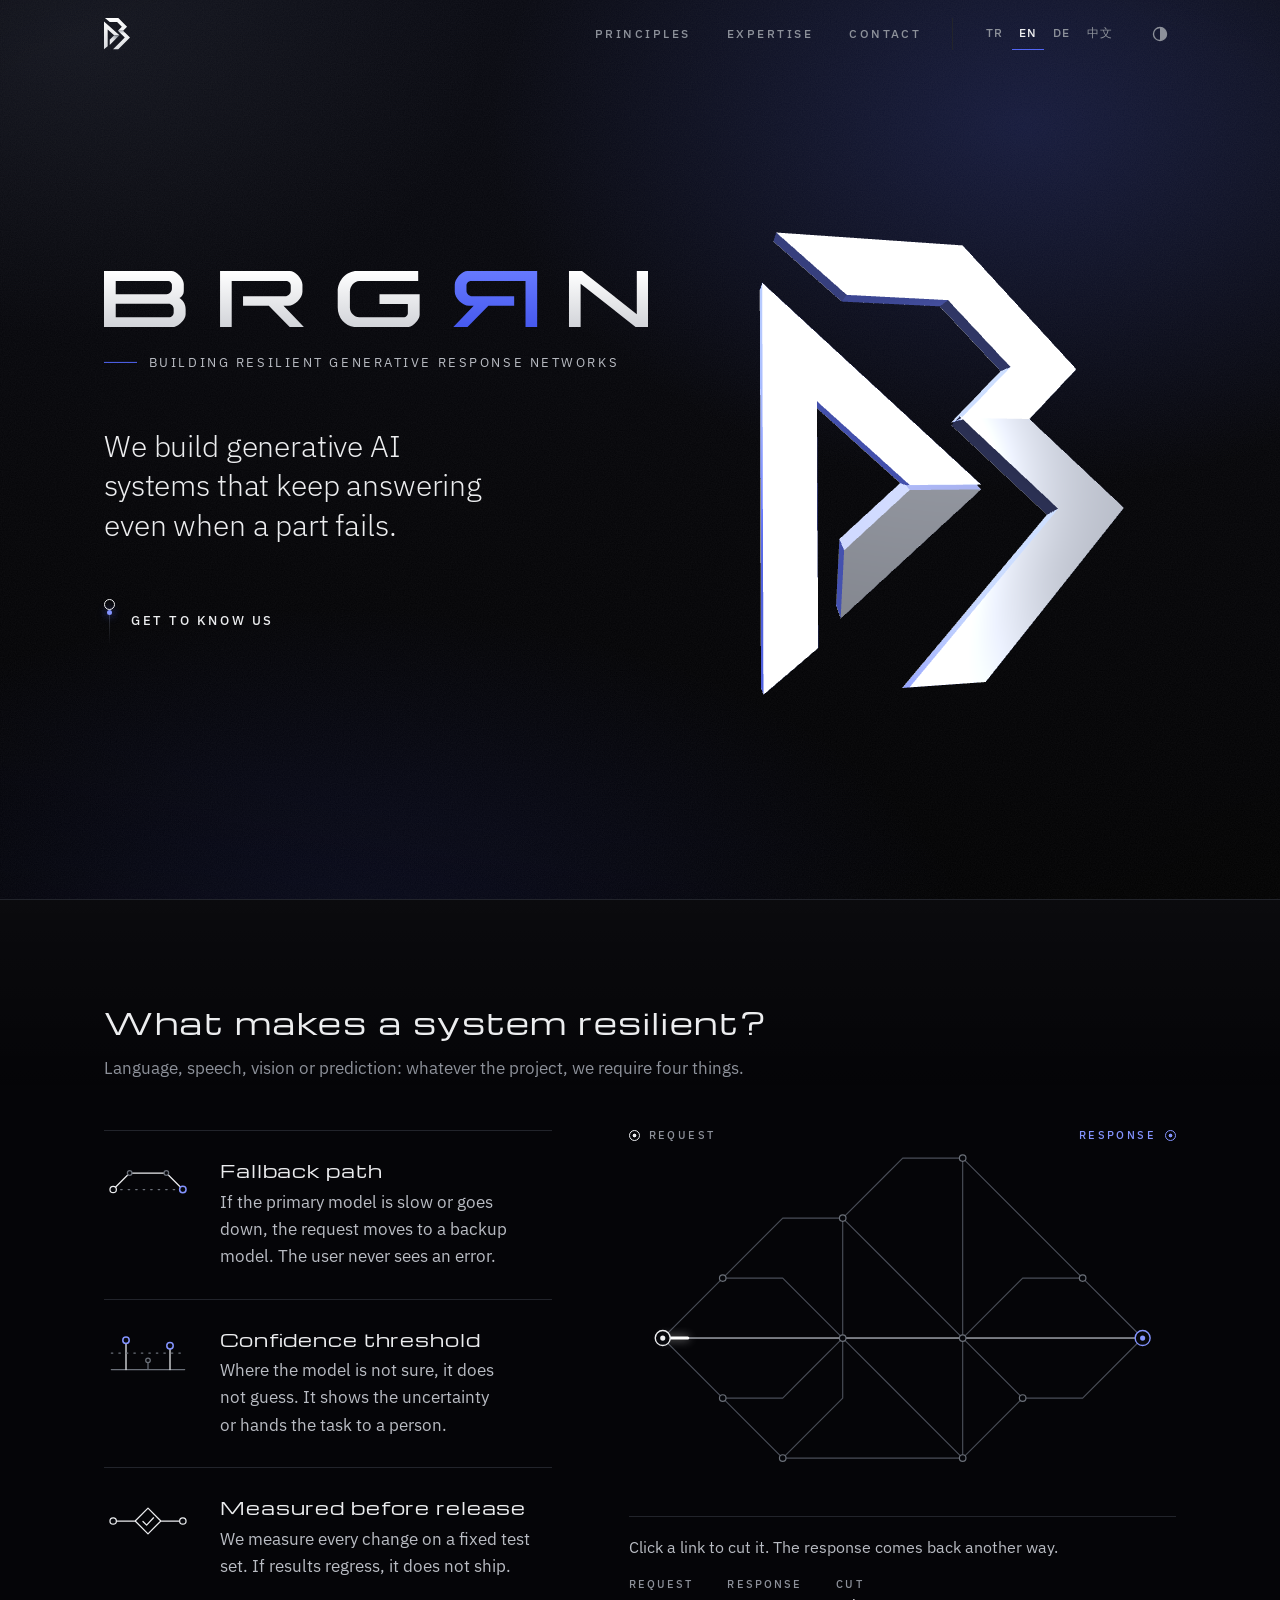
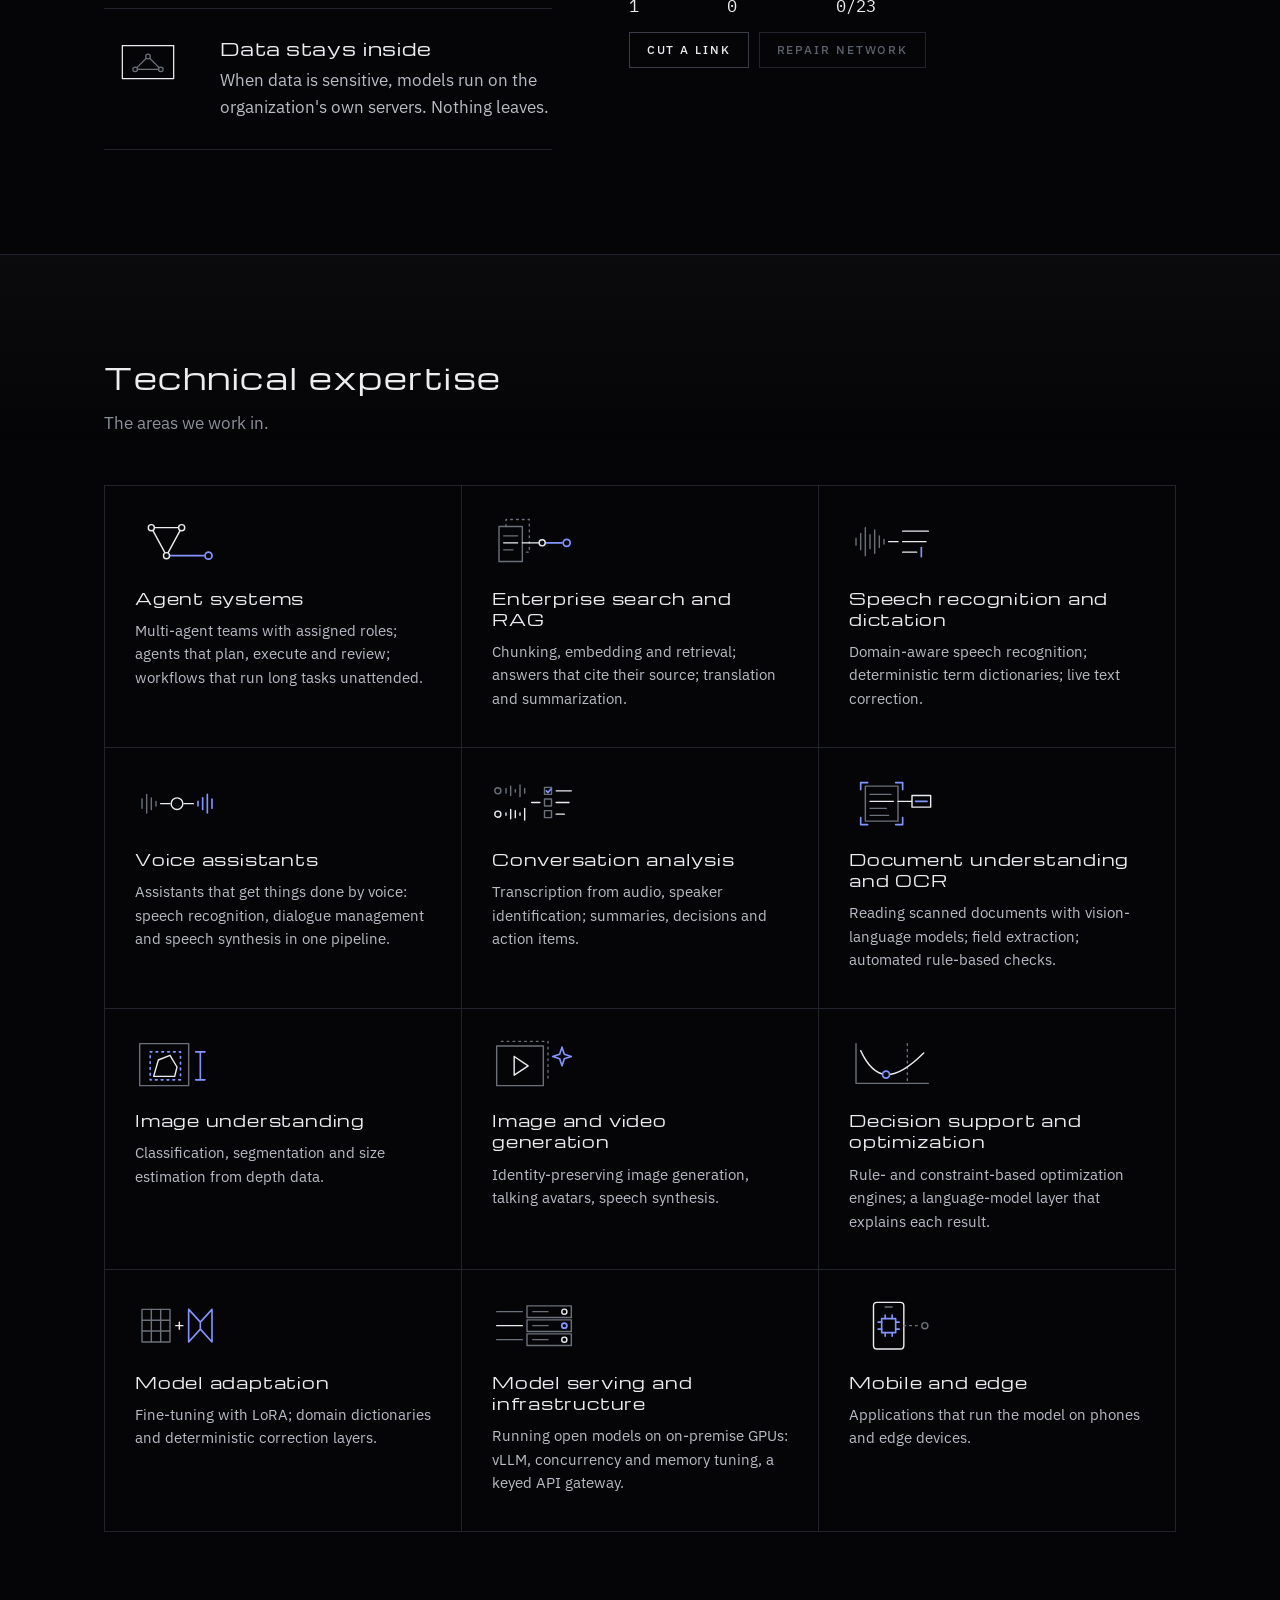
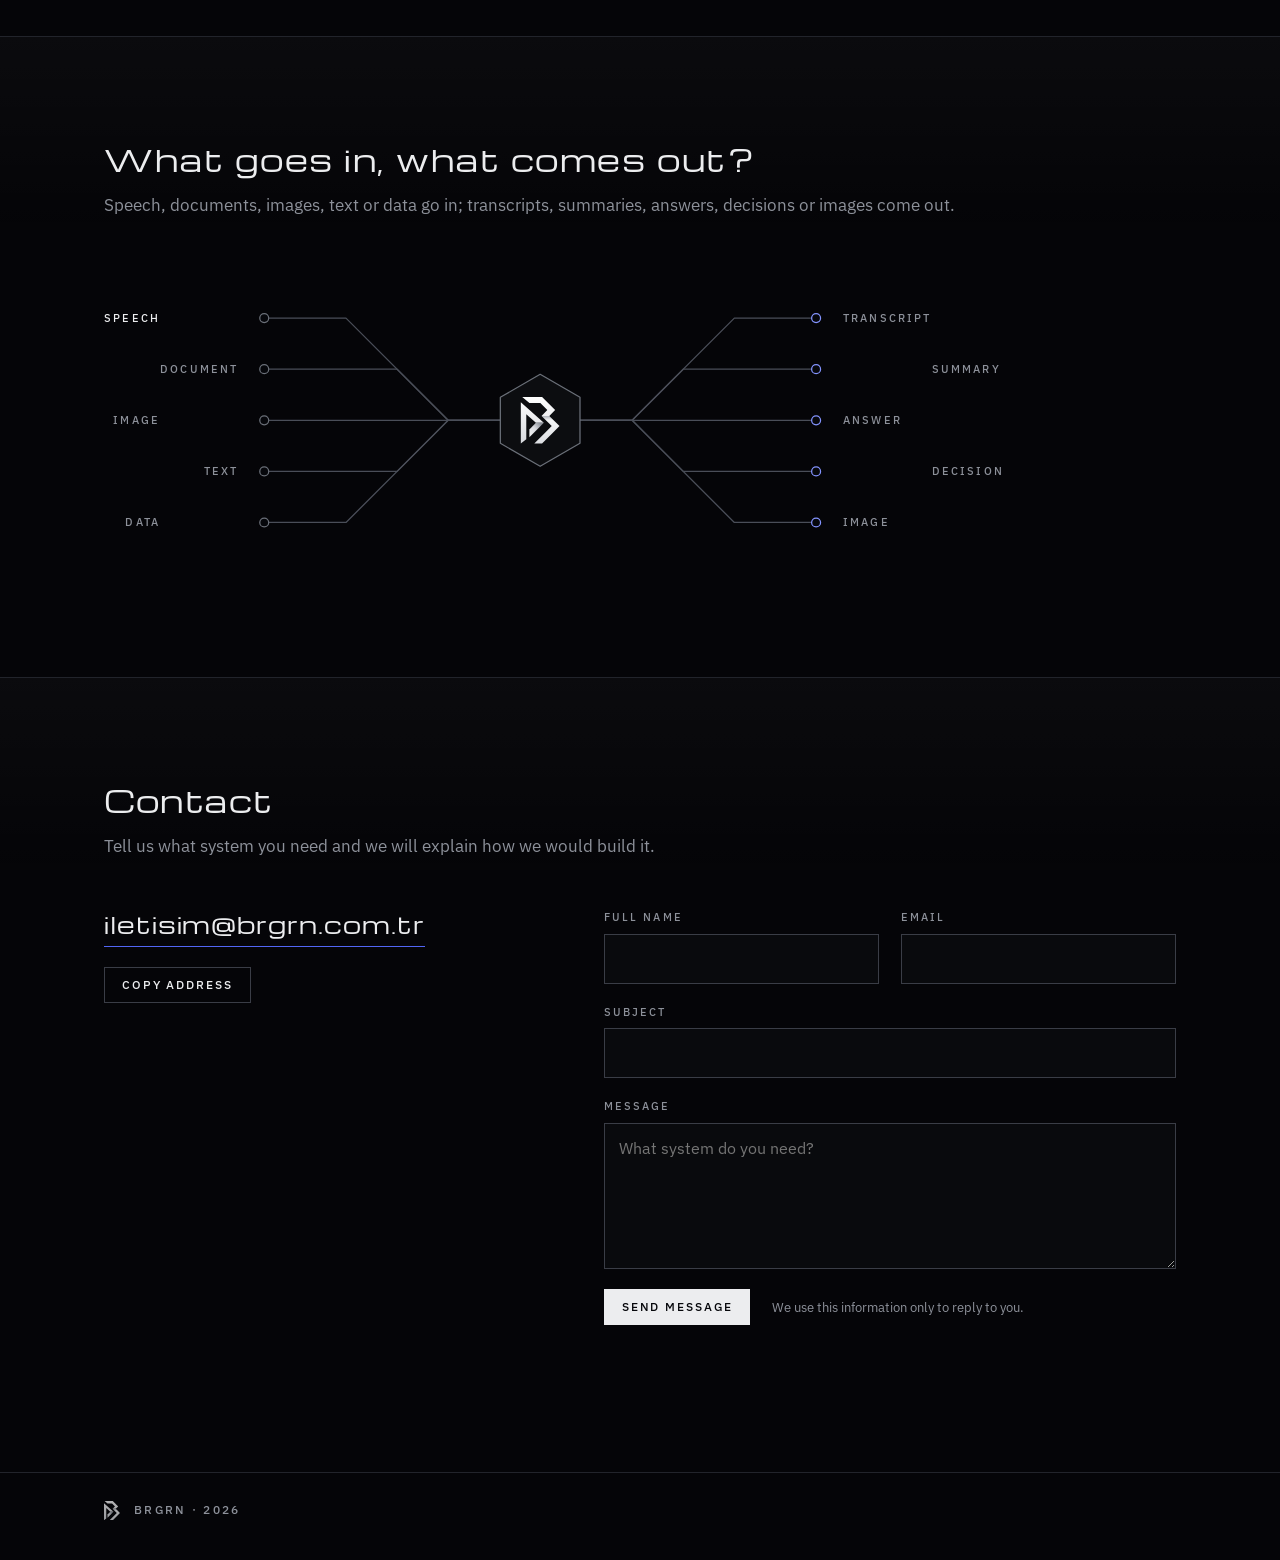
<file: en/index.html>
<!doctype html>
<!-- Üretilen dosya, elle düzenlenmez. Kaynak: tools/page.html + tools/metinler.json (python3 tools/build.py) -->
<html lang="en" class="no-js">
<head>
<meta charset="utf-8">
<meta name="viewport" content="width=device-width, initial-scale=1">
<title>BRGRN — Building Resilient Generative Response Networks</title>
<meta name="description" content="BRGRN builds generative AI systems that keep answering even when a part fails.">
<meta name="theme-color" content="#050508">
<meta name="color-scheme" content="dark light">
<link rel="canonical" href="https://brgrn.com.tr/en/">
<link rel="alternate" hreflang="tr" href="https://brgrn.com.tr/">
<link rel="alternate" hreflang="en" href="https://brgrn.com.tr/en/">
<link rel="alternate" hreflang="de" href="https://brgrn.com.tr/de/">
<link rel="alternate" hreflang="zh-Hans" href="https://brgrn.com.tr/zh/">
<link rel="alternate" hreflang="x-default" href="https://brgrn.com.tr/">
<meta property="og:type" content="website">
<meta property="og:url" content="https://brgrn.com.tr/en/">
<meta property="og:locale" content="en_US">
<meta property="og:title" content="BRGRN — Building Resilient Generative Response Networks">
<meta property="og:description" content="BRGRN builds generative AI systems that keep answering even when a part fails.">
<meta property="og:site_name" content="BRGRN">
<meta property="og:image" content="https://brgrn.com.tr/assets/img/og.png?v=2">
<meta property="og:image:type" content="image/png">
<meta property="og:image:width" content="1200">
<meta property="og:image:height" content="630">
<meta property="og:image:alt" content="BRGRN — Building Resilient Generative Response Networks">
<meta name="twitter:card" content="summary_large_image">
<meta name="twitter:image" content="https://brgrn.com.tr/assets/img/og.png?v=2">
<link rel="icon" href="../assets/img/favicon.svg" type="image/svg+xml">
<link rel="apple-touch-icon" href="../assets/img/apple-touch-icon.png">
<link rel="preload" href="../assets/fonts/ibm-plex-sans-latin-400.woff2" as="font" type="font/woff2" crossorigin>
<link rel="preload" href="../assets/fonts/michroma-latin-400.woff2" as="font" type="font/woff2" crossorigin>
<link rel="stylesheet" href="../assets/css/site.css?v=17.1">
<script>(function () { var d = document.documentElement; d.className = 'js'; try { if (localStorage.getItem('brgrn-tema') === 'light') d.setAttribute('data-theme', 'light'); } catch (e) {} })();</script>
</head>
<body>
<svg width="0" height="0" style="position:absolute" aria-hidden="true" focusable="false">
  <defs>
    <linearGradient id="brgrn-m1" gradientUnits="userSpaceOnUse" x1="0" y1="0" x2="0" y2="227.6"><stop offset="0" style="stop-color:var(--m1a)"/><stop offset="1" style="stop-color:var(--m1b)"/></linearGradient>
    <linearGradient id="brgrn-m2" gradientUnits="userSpaceOnUse" x1="93.25" y1="126.2" x2="41.7" y2="177.75"><stop offset="0" style="stop-color:var(--m2a)"/><stop offset=".5" style="stop-color:var(--m2b)"/><stop offset="1" style="stop-color:var(--m2c)"/></linearGradient>
    <linearGradient id="brgrn-m3" gradientUnits="userSpaceOnUse" x1="0" y1="92.25" x2="0" y2="227.6"><stop offset="0" style="stop-color:var(--m3a)"/><stop offset=".16" style="stop-color:var(--m3b)"/><stop offset="1" style="stop-color:var(--m3c)"/></linearGradient>
    <linearGradient id="brgrn-w1" gradientUnits="userSpaceOnUse" x1="0" y1="0" x2="0" y2="73.2"><stop offset="0" style="stop-color:var(--w1a)"/><stop offset="1" style="stop-color:var(--w1b)"/></linearGradient>
    <linearGradient id="brgrn-w2" gradientUnits="userSpaceOnUse" x1="0" y1="0" x2="0" y2="73.2"><stop offset="0" style="stop-color:var(--w2a)"/><stop offset="1" style="stop-color:var(--w2b)"/></linearGradient>
    <path id="brgrn-b" fill-rule="evenodd" d="M0 0H88C94.76 0 104.1 9.86 104.1 17V26.5C104.1 30.5 101.5 33.8 98.4 35.3C102.2 37.6 106.5 42.5 106.5 49.5V56.5C106.5 63.51 96.93 73.2 90 73.2H0ZM15.3 12.9H83.6C86.1 12.9 88.6 15.4 88.6 17.9V23.2C88.6 26.7 85.1 30.2 81.6 30.2H15.3ZM15.3 42.6H84.4C87.65 42.6 90.9 45.85 90.9 49.1V54.4C90.9 57.4 87.9 60.4 84.9 60.4H15.3Z"/>
    <path id="brgrn-r" d="M0 0H91C97.93 0 107.5 10.15 107.5 17.5V27C107.5 35.28 97.33 45.4 89 45.4H82.8L109.5 73.2H91L63.6 45.4H30V33.1H85C88.6 33.1 92.2 29.65 92.2 26.2V18.6C92.2 15.75 89.35 12.9 86.5 12.9H15.2V73.2H0Z"/>
    <path id="brgrn-g" d="M105 0V13H28C21.71 13 15.9 19.72 15.9 27V48C15.9 54.45 21.71 60.4 28 60.4H86C88.75 60.4 91.5 57.7 91.5 55V42.9H54.5V30.4H106.9V57C106.9 63.8 97.68 73.2 91 73.2H24C10.8 73.2 0 61.64 0 47.5V27C0 12.15 11.25 0 25 0Z"/>
    <path id="brgrn-n" d="M0 0H17L88.5 56.3V0H103.5V73.2H87.07L15.2 16.5V73.2H0Z"/>
    <g id="brgrn-mark"><polygon fill="url(#brgrn-m1)" points="0,25.5 112.5,126.2 74,126.2 26.7,83.9 26.7,206.5 0,227.6"/><polygon fill="url(#brgrn-m2)" points="74,126.2 112.5,126.2 41.7,197 41.7,158.5"/><polygon fill="url(#brgrn-m1)" points="6.9,0 104,0 167.75,63.75 139.25,92.25 101.25,92.25 129.75,63.75 95.5,29.5 42.1,29.5"/><polygon fill="url(#brgrn-m3)" points="101.25,92.25 139.25,92.25 189.25,142.25 103.9,227.6 65.9,227.6 151.25,142.25"/></g>
    <g id="brgrn-word">
      <g fill="url(#brgrn-w1)"><use href="#brgrn-b"/><use href="#brgrn-r" x="151.4"/><use href="#brgrn-g" x="304.9"/><use href="#brgrn-n" x="606.6"/></g>
      <use href="#brgrn-r" fill="url(#brgrn-w2)" transform="translate(565.1 0) scale(-1 1)"/>
    </g>
  </defs>
</svg>

<a class="skip" href="#icerik">Skip to content</a>

<header class="top">
<div class="top__in">
  <a class="top__home" href="../" aria-label="BRGRN home">
    <svg class="top__mark" viewBox="0 0 189.25 227.6" aria-hidden="true"><use href="#brgrn-mark"/></svg>
  </a>
  <nav class="top__nav" aria-label="Sections">
    <a href="#ilkeler">Principles</a>
    <a href="#birikim">Expertise</a>
    <a href="#iletisim">Contact</a>
  </nav>
  <nav class="top__lang" aria-label="Language">
    <a href="../" lang="tr" hreflang="tr" title="Türkçe">TR</a>
    <a href="../en/" lang="en" hreflang="en" title="English" aria-current="true">EN</a>
    <a href="../de/" lang="de" hreflang="de" title="Deutsch">DE</a>
    <a href="../zh/" lang="zh-Hans" hreflang="zh-Hans" title="中文">中文</a>
  </nav>
  <button type="button" class="top__theme" data-theme-toggle aria-pressed="false" aria-label="Switch between light and dark theme" title="Switch between light and dark theme">
    <svg viewBox="0 0 20 20" aria-hidden="true"><circle cx="10" cy="10" r="7.25"/><path d="M10 2.75a7.25 7.25 0 0 1 0 14.5z"/></svg>
  </button>
</div>
</header>

<main id="icerik">

  <section class="hero" aria-labelledby="baslik">
    <div class="hero__id">
      <h1 class="hero__word rise" style="--d:0" id="baslik">
        <svg viewBox="0 0 710.1 73.2" role="img" aria-label="BRGRN"><use href="#brgrn-word"/></svg>
      </h1>
      <p class="tagline rise" style="--d:1" lang="en"><span>Building Resilient Generative Response Networks</span></p>
      <p class="lede rise" style="--d:2">We build generative AI systems that keep answering even when a part fails.</p>
      <a class="more rise" style="--d:3" href="#ilkeler">
        <span class="more__track" aria-hidden="true"><span class="more__dot"></span></span>
        <span class="more__text">Get to know us</span>
      </a>
    </div>
    <!-- Metal amblem bu SVG'nin tam üstünde çizilir; sahne çalışmazsa SVG görünür kalır -->
    <div class="hero__stage rise" style="--d:1" aria-hidden="true">
      <svg class="hero__mark" viewBox="0 0 189.25 227.6" data-scene-anchor><use href="#brgrn-mark"/></svg>
      <canvas class="scene" data-scene></canvas>
    </div>
  </section>

  <section class="band" data-line id="ilkeler" aria-labelledby="ilkeler-baslik">
    <h2 class="band__title" data-reveal id="ilkeler-baslik"><span>What makes a system resilient?</span></h2>
    <p class="band__lead" data-reveal style="--i:1">Language, speech, vision or prediction: whatever the project, we require four things.</p>
    <div class="band__box proof">
      <ul class="rules">
        <li class="rule" data-reveal style="--i:0">
        <svg class="rule__fig" viewBox="0 0 96 48" aria-hidden="true">
          <path class="ln off" d="M10 30H86"/>
          <path class="ln on" d="M10 30L28 12H68L86 30"/>
          <circle class="nd" cx="28" cy="12" r="2.5"/><circle class="nd" cx="68" cy="12" r="2.5"/>
          <circle class="nd on" cx="10" cy="30" r="3.5"/><circle class="nd res" cx="86" cy="30" r="3.5"/>
        </svg>
        <h3 class="rule__name">Fallback path</h3>
        <p class="rule__text">If the primary model is slow or goes down, the request moves to a backup model. The user never sees an error.</p>
      </li>
        <li class="rule" data-reveal style="--i:1">
        <svg class="rule__fig" viewBox="0 0 96 48" aria-hidden="true">
          <path class="ln" d="M8 42H88M48 42V34.5"/>
          <path class="ln on" d="M24 42V13.5M72 42V19.5"/>
          <path class="ln off" d="M8 24H88"/>
          <circle class="nd" cx="48" cy="32" r="2.5"/>
          <circle class="nd res" cx="24" cy="10" r="3.5"/><circle class="nd res" cx="72" cy="16" r="3.5"/>
        </svg>
        <h3 class="rule__name">Confidence threshold</h3>
        <p class="rule__text">Where the model is not sure, it does not guess. It shows the uncertainty or hands the task to a person.</p>
      </li>
        <li class="rule" data-reveal style="--i:2">
        <svg class="rule__fig" viewBox="0 0 96 48" aria-hidden="true">
          <path class="ln on" d="M10 24H34L48 10L62 24L48 38L34 24M62 24H82"/>
          <path class="ln on" d="M42.5 24.5L46.5 28.5L54 20.5"/>
          <circle class="nd on" cx="10" cy="24" r="3.5"/><circle class="nd on" cx="86" cy="24" r="3.5"/>
        </svg>
        <h3 class="rule__name">Measured before release</h3>
        <p class="rule__text">We measure every change on a fixed test set. If results regress, it does not ship.</p>
      </li>
        <li class="rule" data-reveal style="--i:3">
        <svg class="rule__fig" viewBox="0 0 96 48" aria-hidden="true">
          <path class="ln on" d="M20 6H76V42H20Z"/>
          <path class="ln" d="M34 32L48 18L62 32Z"/>
          <circle class="nd" cx="34" cy="32" r="2.5"/><circle class="nd" cx="48" cy="18" r="2.5"/><circle class="nd" cx="62" cy="32" r="2.5"/>
        </svg>
        <h3 class="rule__name">Data stays inside</h3>
        <p class="rule__text">When data is sensitive, models run on the organization&#x27;s own servers. Nothing leaves.</p>
      </li>
      </ul>
      <figure class="net" data-net data-reveal style="--i:2">
        <div class="net__stage">
          <svg viewBox="0 0 584 388" role="img" aria-label="A network of twelve nodes. The request travels left to right; the response returns in blue."></svg>
          <span class="net__tag net__tag--req" aria-hidden="true">Request</span>
          <span class="net__tag net__tag--res" aria-hidden="true">Response</span>
        </div>
        <figcaption class="net__panel">
          <p class="net__hint">Click a link to cut it. The response comes back another way.</p>
          <div class="net__row">
            <dl class="net__read">
              <div data-net-live><dt>Request</dt><dd data-net-sent>0</dd></div>
              <div data-net-live><dt>Response</dt><dd data-net-answered>0</dd></div>
              <div><dt>Cut</dt><dd data-net-cut>0/23</dd></div>
            </dl>
            <div class="net__actions">
              <button type="button" class="btn" data-net-break>Cut a link</button>
              <button type="button" class="btn" data-net-heal disabled>Repair network</button>
            </div>
          </div>
          <p class="net__status" role="status" data-net-status></p>
        </figcaption>
      </figure>
    </div>
  </section>

  <section class="band" data-line id="birikim" aria-labelledby="birikim-baslik">
    <h2 class="band__title" data-reveal id="birikim-baslik"><span>Technical expertise</span></h2>
    <p class="band__lead" data-reveal style="--i:1">The areas we work in.</p>
    <div class="band__box">
      <ul class="fields">
        <li class="field" data-reveal style="--i:0">
          <svg class="field__fig" viewBox="0 0 72 44" aria-hidden="true"><path class="ln on" d="M14 10H40L27 34Z" pathLength="1"/><path class="ln res" d="M30 34H59" pathLength="1"/><circle class="nd on" cx="14" cy="10" r="2.6"/><circle class="nd on" cx="40" cy="10" r="2.6"/><circle class="nd on" cx="27" cy="34" r="2.6"/><circle class="nd res" cx="63" cy="34" r="3"/><path class="pulse" d="M14 10H40L27 34Z" pathLength="1"/></svg>
          <h3 class="field__name">Agent systems</h3>
          <p class="field__text">Multi-agent teams with assigned roles; agents that plan, execute and review; workflows that run long tasks unattended.</p>
        </li>
        <li class="field" data-reveal style="--i:1">
          <svg class="field__fig" viewBox="0 0 72 44" aria-hidden="true"><path class="ln off" d="M12 9V3H32V31H26"/><path class="ln " d="M6 9H26V39H6Z" pathLength="1"/><path class="ln " d="M10 17H22M10 29H18" pathLength="1"/><path class="ln on" d="M10 23H22" pathLength="1"/><path class="ln on" d="M26 23H40" pathLength="1"/><path class="ln res" d="M46 23H60" pathLength="1"/><circle class="nd on" cx="43" cy="23" r="2.6"/><circle class="nd res" cx="64" cy="23" r="3"/><path class="pulse" d="M10 23H60" pathLength="1"/></svg>
          <h3 class="field__name">Enterprise search and RAG</h3>
          <p class="field__text">Chunking, embedding and retrieval; answers that cite their source; translation and summarization.</p>
        </li>
        <li class="field" data-reveal style="--i:2">
          <svg class="field__fig" viewBox="0 0 72 44" aria-hidden="true"><path class="ln " d="M6 19v6M10 15v14M14 10v24M18 16v12M22 12v20M26 17v10M30 20v4" pathLength="1"/><path class="ln on" d="M34 22H42" pathLength="1"/><path class="ln on" d="M46 13H68M46 22H66M46 31H58" pathLength="1"/><path class="ln res" d="M62 27V35" pathLength="1"/><path class="pulse" d="M6 22H42" pathLength="1"/></svg>
          <h3 class="field__name">Speech recognition and dictation</h3>
          <p class="field__text">Domain-aware speech recognition; deterministic term dictionaries; live text correction.</p>
        </li>
        <li class="field" data-reveal style="--i:0">
          <svg class="field__fig" viewBox="0 0 72 44" aria-hidden="true"><path class="ln " d="M6 18v8M10 14v16M14 17v10M18 20v4" pathLength="1"/><path class="ln on" d="M22 22H30M42 22H50" pathLength="1"/><path class="ln res" d="M54 20v4M58 17v10M62 14v16M66 18v8" pathLength="1"/><circle class="nd on" cx="36" cy="22" r="5"/><path class="pulse" d="M18 22H54" pathLength="1"/></svg>
          <h3 class="field__name">Voice assistants</h3>
          <p class="field__text">Assistants that get things done by voice: speech recognition, dialogue management and speech synthesis in one pipeline.</p>
        </li>
        <li class="field" data-reveal style="--i:1">
          <svg class="field__fig" viewBox="0 0 72 44" aria-hidden="true"><path class="ln " d="M12 9v4M16 7v8M20 10v2M24 6v10M28 9v4" pathLength="1"/><path class="ln on" d="M12 30v2M16 27v8M20 28v6M24 30v2M28 26v10" pathLength="1"/><path class="ln on" d="M34 21H41" pathLength="1"/><path class="ln " d="M45 8h6v6h-6zM45 18h6v6h-6zM45 28h6v6h-6z" pathLength="1"/><path class="ln on" d="M55 11H68M55 21H66M55 31H62" pathLength="1"/><path class="ln res" d="M46.5 11l1.5 1.5 2.5-3" pathLength="1"/><circle class="nd " cx="5" cy="11" r="2.6"/><circle class="nd on" cx="5" cy="31" r="2.6"/><path class="pulse" d="M8 31H41" pathLength="1"/></svg>
          <h3 class="field__name">Conversation analysis</h3>
          <p class="field__text">Transcription from audio, speaker identification; summaries, decisions and action items.</p>
        </li>
        <li class="field" data-reveal style="--i:2">
          <svg class="field__fig" viewBox="0 0 72 44" aria-hidden="true"><path class="ln res" d="M10 10V4h6M40 4h6v6M46 34v6h-6M16 40h-6v-6" pathLength="1"/><path class="ln " d="M14 7H42V37H14Z" pathLength="1"/><path class="ln " d="M18 14H36M18 26H32M18 32H34" pathLength="1"/><path class="ln on" d="M18 20H38M42 20H54M54 15H70V25H54Z" pathLength="1"/><path class="ln res" d="M57 20H67" pathLength="1"/><path class="pulse" d="M18 20H54" pathLength="1"/></svg>
          <h3 class="field__name">Document understanding and OCR</h3>
          <p class="field__text">Reading scanned documents with vision-language models; field extraction; automated rule-based checks.</p>
        </li>
        <li class="field" data-reveal style="--i:0">
          <svg class="field__fig" viewBox="0 0 72 44" aria-hidden="true"><path class="ln " d="M4 4H46V40H4Z" pathLength="1"/><path class="ln off res" d="M13 11H39V35H13Z"/><path class="ln on" d="M16 32L20 18L30 14L36 24L34 32Z" pathLength="1"/><path class="ln res" d="M56 11V35M52 11H60M52 35H60" pathLength="1"/><path class="pulse" d="M16 32L20 18L30 14L36 24L34 32Z" pathLength="1"/></svg>
          <h3 class="field__name">Image understanding</h3>
          <p class="field__text">Classification, segmentation and size estimation from depth data.</p>
        </li>
        <li class="field" data-reveal style="--i:1">
          <svg class="field__fig" viewBox="0 0 72 44" aria-hidden="true"><path class="ln off" d="M8 2H48V34"/><path class="ln " d="M4 6H44V40H4Z" pathLength="1"/><path class="ln on" d="M19 15L31 23L19 31Z" pathLength="1"/><path class="ln res" d="M60 7L62 13L68 15L62 17L60 23L58 17L52 15L58 13Z" pathLength="1"/><path class="pulse" d="M19 15L31 23L19 31Z" pathLength="1"/></svg>
          <h3 class="field__name">Image and video generation</h3>
          <p class="field__text">Identity-preserving image generation, talking avatars, speech synthesis.</p>
        </li>
        <li class="field" data-reveal style="--i:2">
          <svg class="field__fig" viewBox="0 0 72 44" aria-hidden="true"><path class="ln " d="M6 4V38H68" pathLength="1"/><path class="ln off" d="M50 4V38"/><path class="ln on" d="M10 10C22 36 38 38 64 12" pathLength="1"/><circle class="nd res" cx="31.75" cy="30.5" r="3"/><path class="pulse" d="M10 10C22 36 38 38 64 12" pathLength="1"/></svg>
          <h3 class="field__name">Decision support and optimization</h3>
          <p class="field__text">Rule- and constraint-based optimization engines; a language-model layer that explains each result.</p>
        </li>
        <li class="field" data-reveal style="--i:0">
          <svg class="field__fig" viewBox="0 0 72 44" aria-hidden="true"><path class="ln " d="M6 8H30V36H6Z" pathLength="1"/><path class="ln " d="M6 17.3H30M6 26.6H30M14 8V36M22 8V36" pathLength="1"/><path class="ln on" d="M35 22h6M38 19v6" pathLength="1"/><path class="ln res" d="M46 8L56 19V25L46 36ZM56 19L66 8V36L56 25Z" pathLength="1"/><path class="pulse" d="M46 22H66" pathLength="1"/></svg>
          <h3 class="field__name">Model adaptation</h3>
          <p class="field__text">Fine-tuning with LoRA; domain dictionaries and deterministic correction layers.</p>
        </li>
        <li class="field" data-reveal style="--i:1">
          <svg class="field__fig" viewBox="0 0 72 44" aria-hidden="true"><path class="ln " d="M30 5H68V15H30ZM30 17H68V27H30ZM30 29H68V39H30Z" pathLength="1"/><path class="ln " d="M35 10H48M35 22H48M35 34H48" pathLength="1"/><path class="ln " d="M4 10H26M4 34H26" pathLength="1"/><path class="ln on" d="M4 22H26" pathLength="1"/><circle class="nd on" cx="62" cy="10" r="2.2"/><circle class="nd res" cx="62" cy="22" r="2.2"/><circle class="nd on" cx="62" cy="34" r="2.2"/><path class="pulse" d="M4 22H48" pathLength="1"/></svg>
          <h3 class="field__name">Model serving and infrastructure</h3>
          <p class="field__text">Running open models on on-premise GPUs: vLLM, concurrency and memory tuning, a keyed API gateway.</p>
        </li>
        <li class="field" data-reveal style="--i:2">
          <svg class="field__fig" viewBox="0 0 72 44" aria-hidden="true"><path class="ln on" d="M24 2H44Q47 2 47 5V39Q47 42 44 42H24Q21 42 21 39V5Q21 2 24 2Z" pathLength="1"/><path class="ln " d="M31 6H37" pathLength="1"/><path class="ln res" d="M28 16H40V28H28Z" pathLength="1"/><path class="ln res" d="M31 13v3M37 13v3M31 28v3M37 28v3M25 19h3M25 25h3M40 19h3M40 25h3" pathLength="1"/><path class="ln off" d="M47 22H62"/><circle class="nd " cx="65" cy="22" r="2.6"/><path class="pulse" d="M28 16H40V28H28Z" pathLength="1"/></svg>
          <h3 class="field__name">Mobile and edge</h3>
          <p class="field__text">Applications that run the model on phones and edge devices.</p>
        </li>
      </ul>
    </div>
  </section>

  <section class="band" data-line id="akis" aria-labelledby="akis-baslik">
    <h2 class="band__title" data-reveal id="akis-baslik"><span>What goes in, what comes out?</span></h2>
    <p class="band__lead" data-reveal style="--i:1">Speech, documents, images, text or data go in; transcripts, summaries, answers, decisions or images come out.</p>
    <div class="band__box">
      <figure class="flow" data-flow data-reveal style="--i:2">
        <svg viewBox="0 0 448 240" role="img" aria-label="Five input types flow into the BRGRN mark in the center and leave as one of five output types."></svg>
      </figure>
    </div>
  </section>

  <section class="band" data-line id="iletisim" aria-labelledby="iletisim-baslik">
    <h2 class="band__title" data-reveal id="iletisim-baslik"><span>Contact</span></h2>
    <p class="band__lead" data-reveal style="--i:1">Tell us what system you need and we will explain how we would build it.</p>
    <div class="band__box contact">
      <div class="contact__direct" data-reveal style="--i:2">
        <a class="contact__mail" href="mailto:iletisim@brgrn.com.tr">iletisim@brgrn.com.tr</a>
        <button type="button" class="btn" aria-live="polite" data-copy="iletisim@brgrn.com.tr" data-copied="Copied" data-failed="Could not copy">Copy address</button>
      </div>
      <form class="form" data-reveal style="--i:3" action="mailto:iletisim@brgrn.com.tr" method="post" enctype="text/plain" data-form data-to="iletisim@brgrn.com.tr" data-endpoint="https://api.web3forms.com/submit" data-key="6263e61d-820e-4bec-a939-a9ad86c16db8">
        <div class="form__pair">
          <label class="form__field"><span>Full name</span><input type="text" name="name" autocomplete="name" required maxlength="120"></label>
          <label class="form__field"><span>Email</span><input type="email" name="email" autocomplete="email" required maxlength="160"></label>
        </div>
        <label class="form__field"><span>Subject</span><input type="text" name="subject" required maxlength="160"></label>
        <label class="form__field"><span>Message</span><textarea name="message" rows="5" required maxlength="5000" placeholder="What system do you need?"></textarea></label>
        <input type="checkbox" name="botcheck" class="form__trap" tabindex="-1" autocomplete="off" aria-hidden="true">
        <div class="form__foot">
          <button type="submit" class="btn btn--main">Send message</button>
          <p class="form__note">We use this information only to reply to you.</p>
        </div>
        <p class="form__status" role="status" data-form-status></p>
      </form>
    </div>
  </section>

</main>

<footer class="foot">
  <div class="foot__in">
    <svg class="foot__mark" viewBox="0 0 189.25 227.6" aria-hidden="true"><use href="#brgrn-mark"/></svg>
    <p>BRGRN · 2026</p>
  </div>
</footer>

<script type="application/json" id="i18n">{"net": {"down": "No path left. Waiting for repair.", "rerouted": "Link cut. The response is taking another path.", "unaffected": "Link cut. The path in use is unaffected.", "healed_hand": "Link repaired.", "healed_self": "Link repaired itself.", "healed_all": "Network repaired."}, "flow": {"in": ["Speech", "Document", "Image", "Text", "Data"], "out": ["Transcript", "Summary", "Answer", "Decision", "Image"]}, "form": {"sending": "Sending…", "sent": "Your message has arrived. We will reply to the email address you entered.", "failed": "The message could not be sent. Try again, or write directly to iletisim@brgrn.com.tr.", "mailto": "Your mail app has opened. Finish sending from there."}}</script>
<script src="../assets/js/theme.js?v=17.1" defer></script>
<script src="../assets/js/scene.js?v=17.1" defer></script>
<script src="../assets/js/reveal.js?v=17.1" defer></script>
<script src="../assets/js/network.js?v=17.1" defer></script>
<script src="../assets/js/flow.js?v=17.1" defer></script>
<script src="../assets/js/contact.js?v=17.1" defer></script>
</body>
</html>
</file>
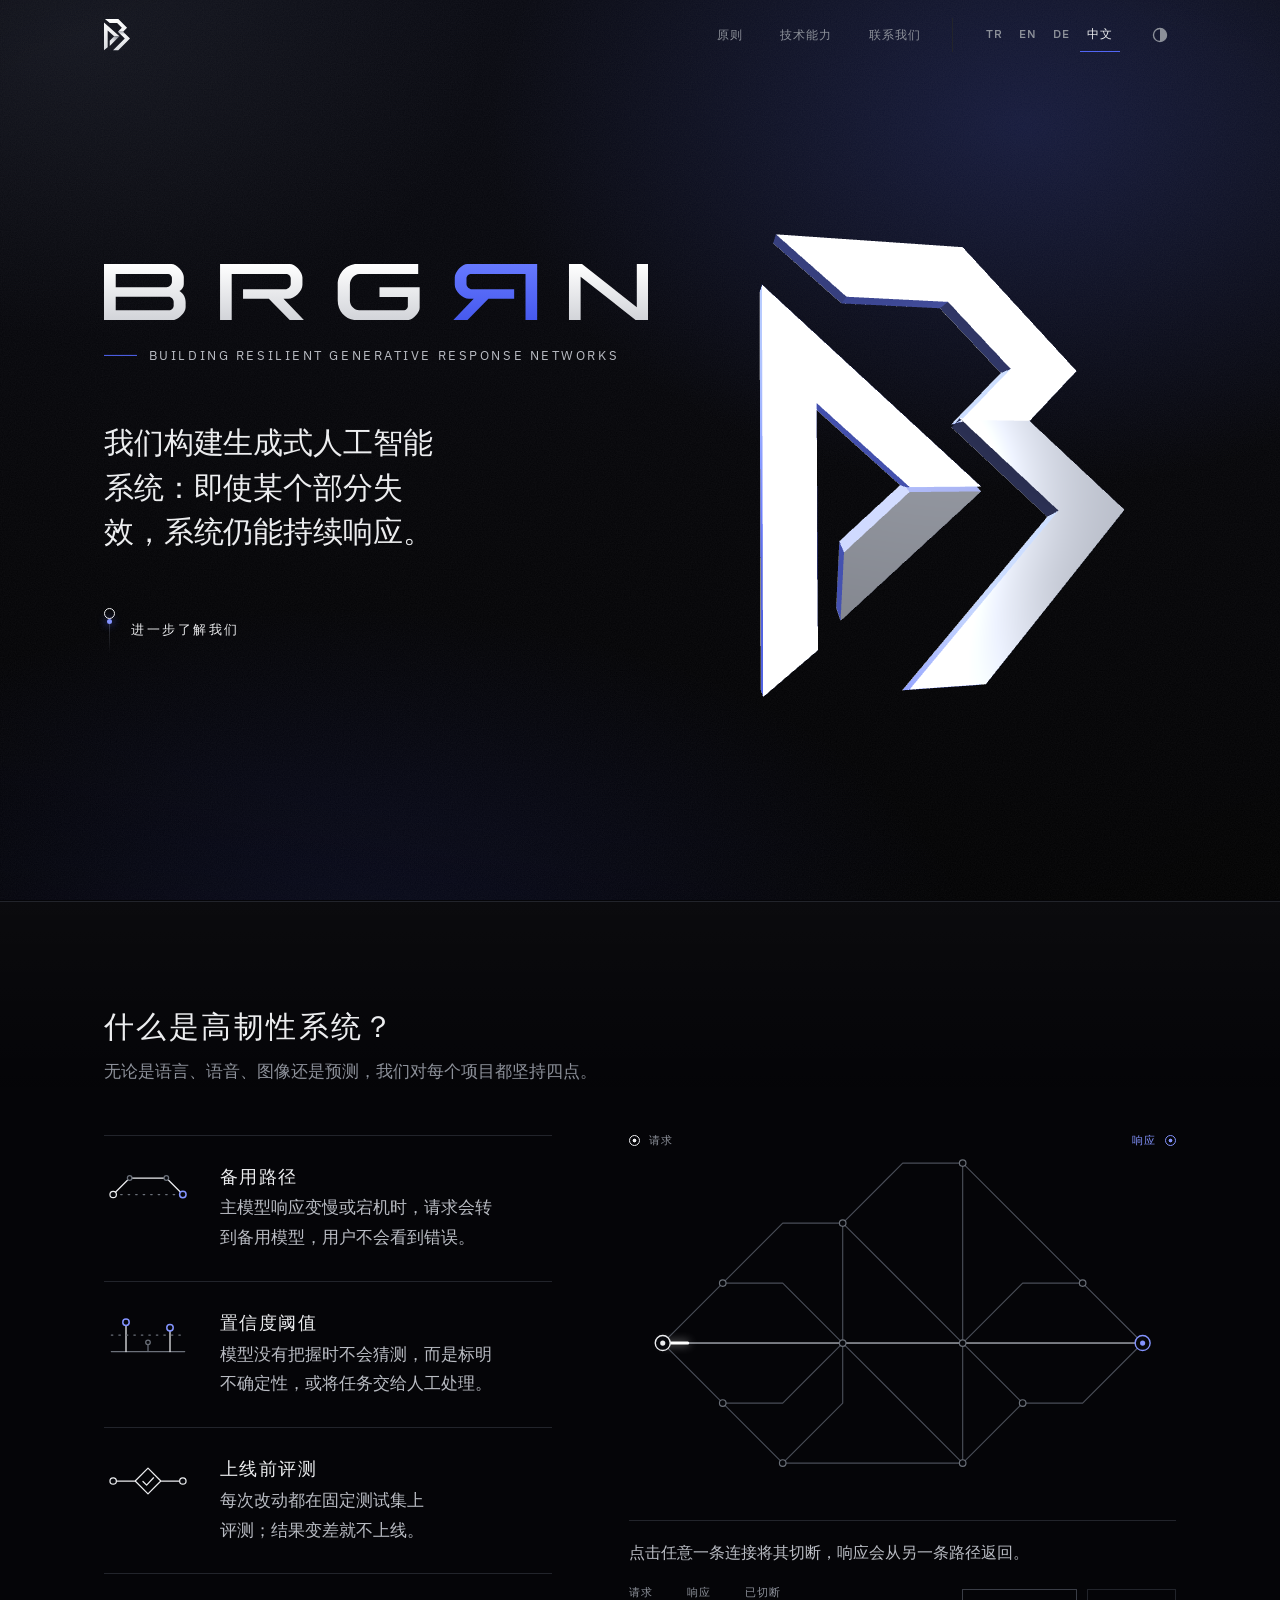
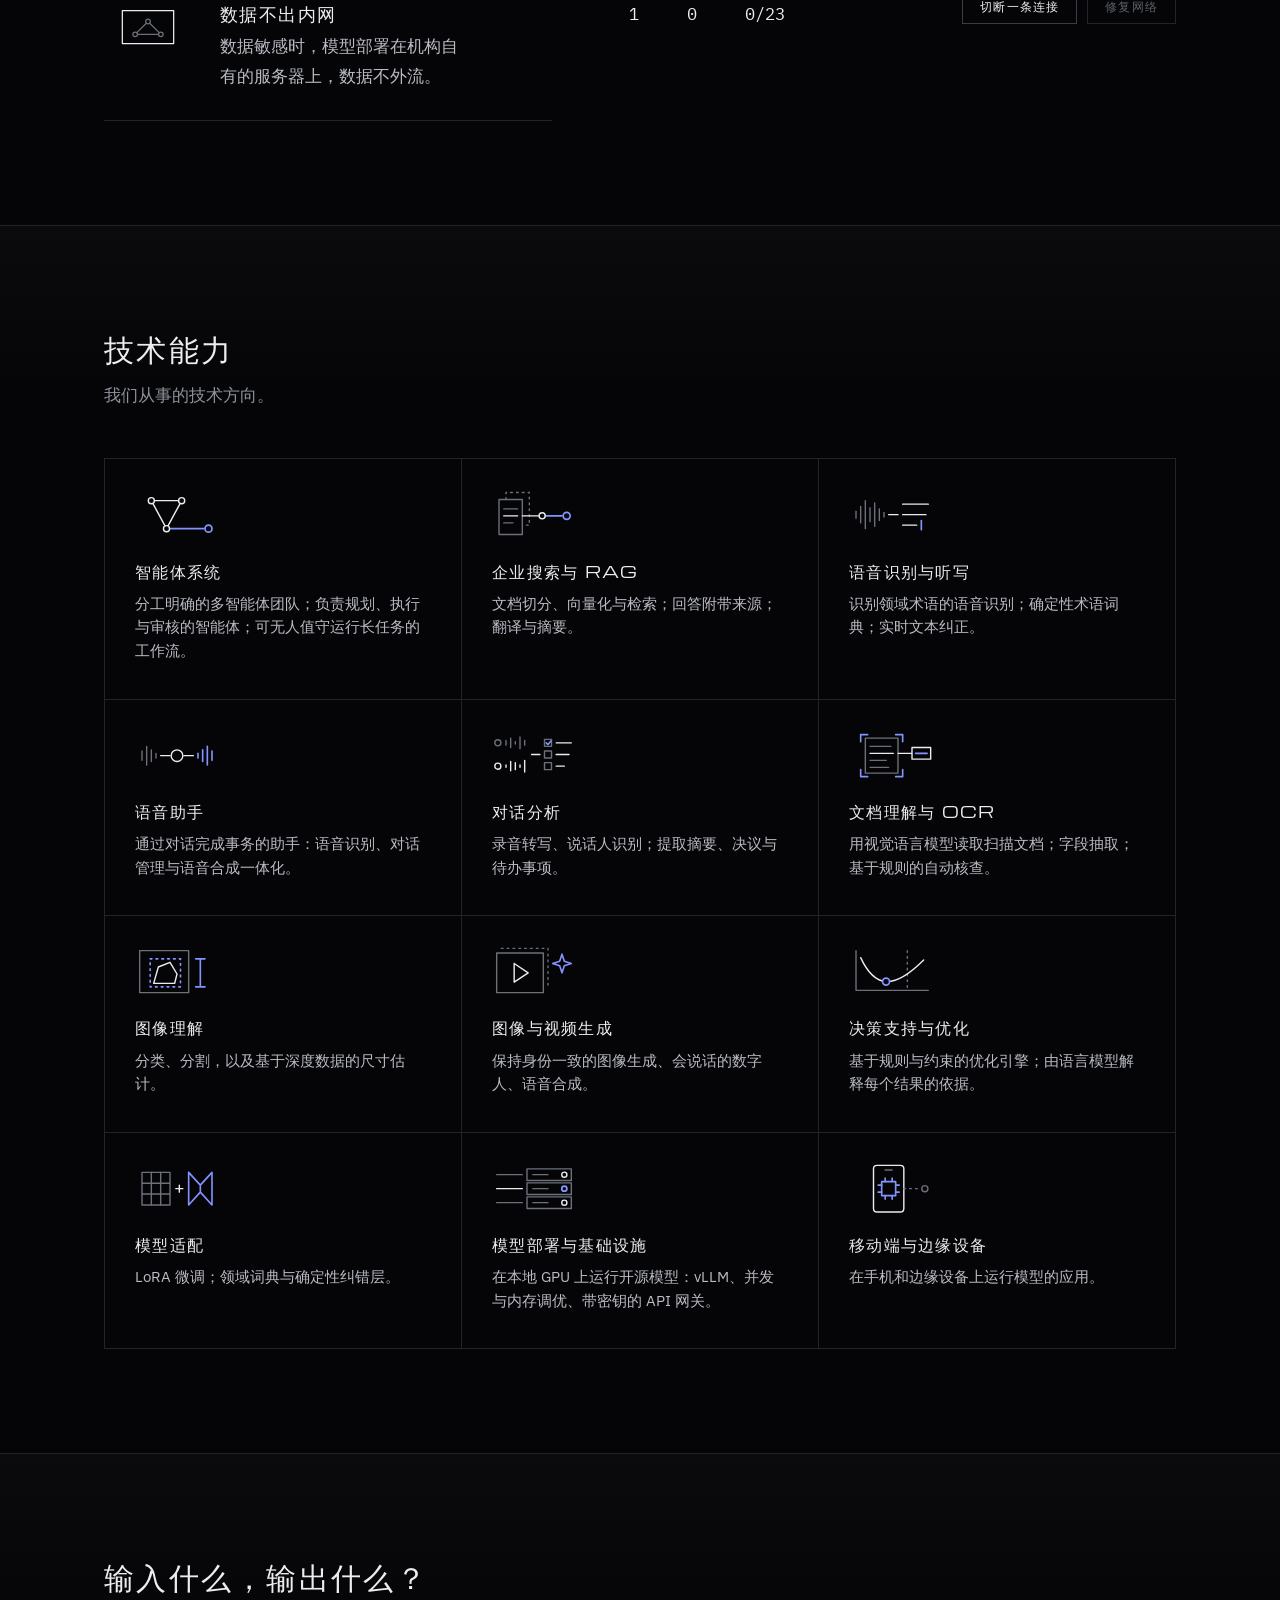
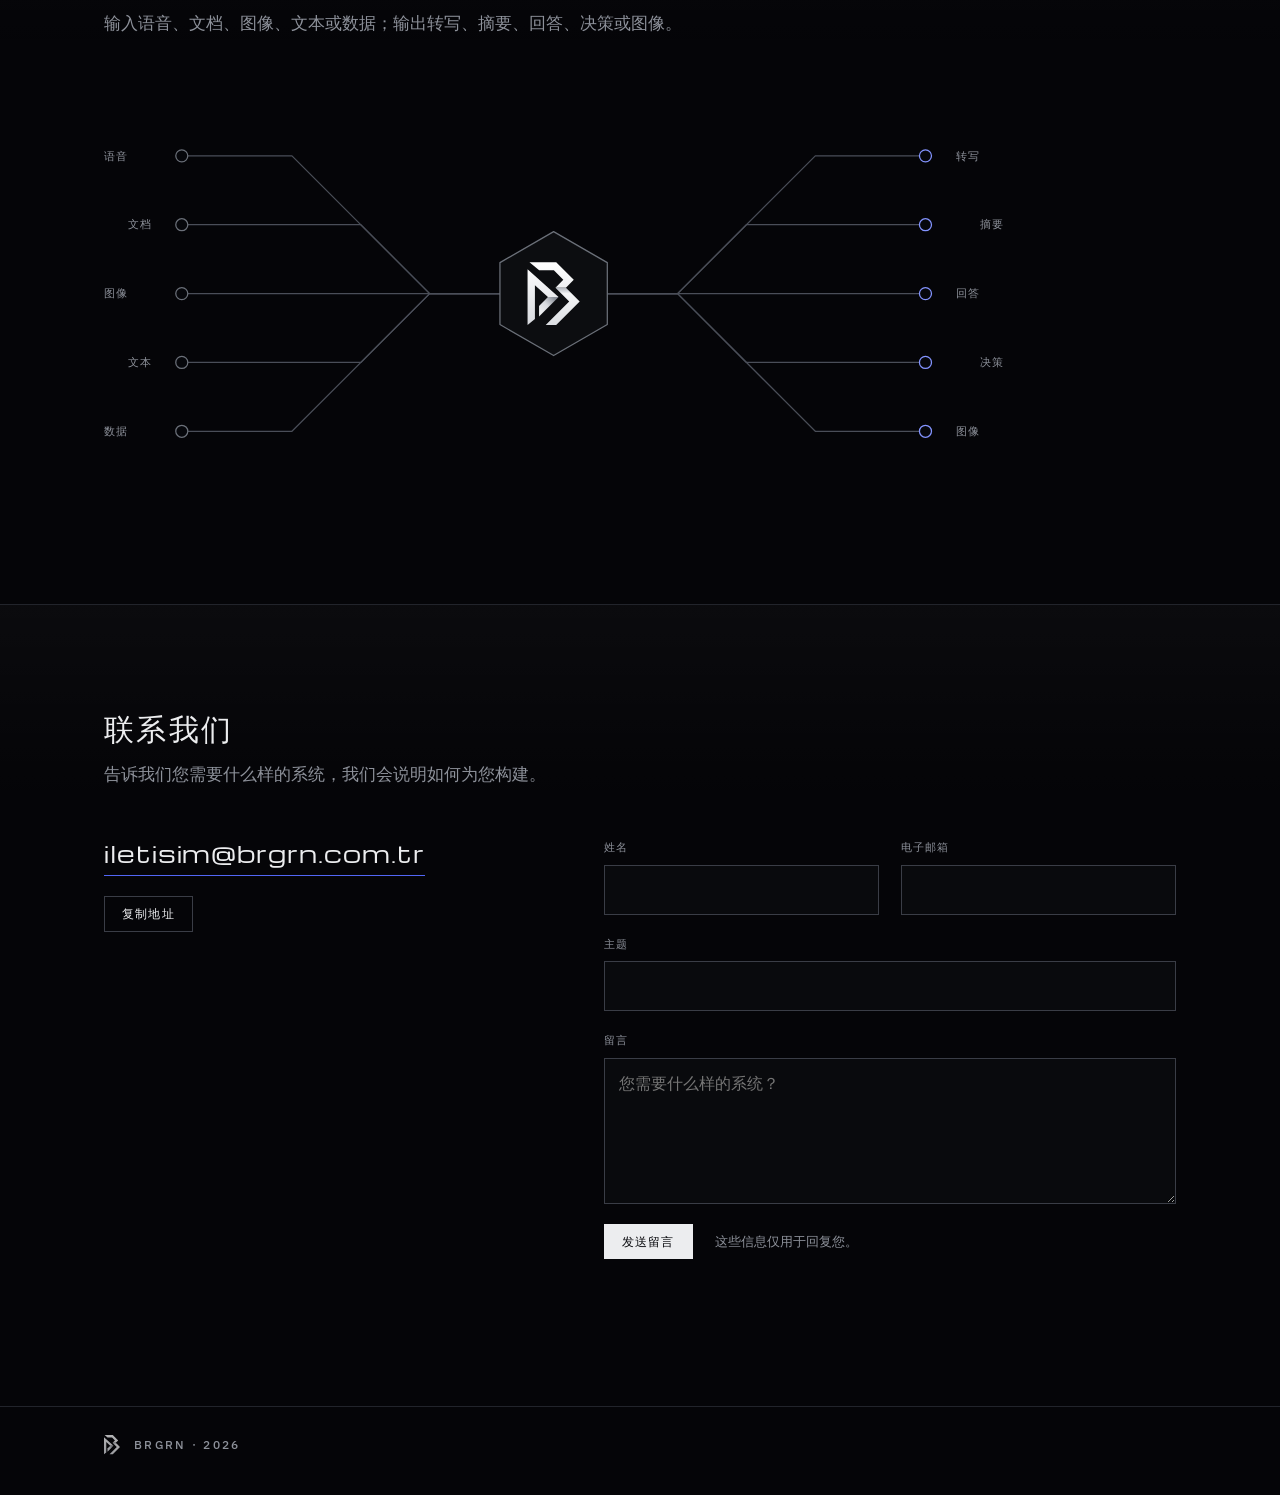
<file: zh/index.html>
<!doctype html>
<!-- Üretilen dosya, elle düzenlenmez. Kaynak: tools/page.html + tools/metinler.json (python3 tools/build.py) -->
<html lang="zh-Hans" class="no-js">
<head>
<meta charset="utf-8">
<meta name="viewport" content="width=device-width, initial-scale=1">
<title>BRGRN — Building Resilient Generative Response Networks</title>
<meta name="description" content="BRGRN 构建生成式人工智能系统：即使某个部分失效，系统仍能持续响应。">
<meta name="theme-color" content="#050508">
<meta name="color-scheme" content="dark light">
<link rel="canonical" href="https://brgrn.com.tr/zh/">
<link rel="alternate" hreflang="tr" href="https://brgrn.com.tr/">
<link rel="alternate" hreflang="en" href="https://brgrn.com.tr/en/">
<link rel="alternate" hreflang="de" href="https://brgrn.com.tr/de/">
<link rel="alternate" hreflang="zh-Hans" href="https://brgrn.com.tr/zh/">
<link rel="alternate" hreflang="x-default" href="https://brgrn.com.tr/">
<meta property="og:type" content="website">
<meta property="og:url" content="https://brgrn.com.tr/zh/">
<meta property="og:locale" content="zh_CN">
<meta property="og:title" content="BRGRN — Building Resilient Generative Response Networks">
<meta property="og:description" content="BRGRN 构建生成式人工智能系统：即使某个部分失效，系统仍能持续响应。">
<meta property="og:site_name" content="BRGRN">
<meta property="og:image" content="https://brgrn.com.tr/assets/img/og.png?v=2">
<meta property="og:image:type" content="image/png">
<meta property="og:image:width" content="1200">
<meta property="og:image:height" content="630">
<meta property="og:image:alt" content="BRGRN — Building Resilient Generative Response Networks">
<meta name="twitter:card" content="summary_large_image">
<meta name="twitter:image" content="https://brgrn.com.tr/assets/img/og.png?v=2">
<link rel="icon" href="../assets/img/favicon.svg" type="image/svg+xml">
<link rel="apple-touch-icon" href="../assets/img/apple-touch-icon.png">
<link rel="preload" href="../assets/fonts/ibm-plex-sans-latin-400.woff2" as="font" type="font/woff2" crossorigin>
<link rel="preload" href="../assets/fonts/michroma-latin-400.woff2" as="font" type="font/woff2" crossorigin>
<link rel="stylesheet" href="../assets/css/site.css?v=17.1">
<script>(function () { var d = document.documentElement; d.className = 'js'; try { if (localStorage.getItem('brgrn-tema') === 'light') d.setAttribute('data-theme', 'light'); } catch (e) {} })();</script>
</head>
<body>
<svg width="0" height="0" style="position:absolute" aria-hidden="true" focusable="false">
  <defs>
    <linearGradient id="brgrn-m1" gradientUnits="userSpaceOnUse" x1="0" y1="0" x2="0" y2="227.6"><stop offset="0" style="stop-color:var(--m1a)"/><stop offset="1" style="stop-color:var(--m1b)"/></linearGradient>
    <linearGradient id="brgrn-m2" gradientUnits="userSpaceOnUse" x1="93.25" y1="126.2" x2="41.7" y2="177.75"><stop offset="0" style="stop-color:var(--m2a)"/><stop offset=".5" style="stop-color:var(--m2b)"/><stop offset="1" style="stop-color:var(--m2c)"/></linearGradient>
    <linearGradient id="brgrn-m3" gradientUnits="userSpaceOnUse" x1="0" y1="92.25" x2="0" y2="227.6"><stop offset="0" style="stop-color:var(--m3a)"/><stop offset=".16" style="stop-color:var(--m3b)"/><stop offset="1" style="stop-color:var(--m3c)"/></linearGradient>
    <linearGradient id="brgrn-w1" gradientUnits="userSpaceOnUse" x1="0" y1="0" x2="0" y2="73.2"><stop offset="0" style="stop-color:var(--w1a)"/><stop offset="1" style="stop-color:var(--w1b)"/></linearGradient>
    <linearGradient id="brgrn-w2" gradientUnits="userSpaceOnUse" x1="0" y1="0" x2="0" y2="73.2"><stop offset="0" style="stop-color:var(--w2a)"/><stop offset="1" style="stop-color:var(--w2b)"/></linearGradient>
    <path id="brgrn-b" fill-rule="evenodd" d="M0 0H88C94.76 0 104.1 9.86 104.1 17V26.5C104.1 30.5 101.5 33.8 98.4 35.3C102.2 37.6 106.5 42.5 106.5 49.5V56.5C106.5 63.51 96.93 73.2 90 73.2H0ZM15.3 12.9H83.6C86.1 12.9 88.6 15.4 88.6 17.9V23.2C88.6 26.7 85.1 30.2 81.6 30.2H15.3ZM15.3 42.6H84.4C87.65 42.6 90.9 45.85 90.9 49.1V54.4C90.9 57.4 87.9 60.4 84.9 60.4H15.3Z"/>
    <path id="brgrn-r" d="M0 0H91C97.93 0 107.5 10.15 107.5 17.5V27C107.5 35.28 97.33 45.4 89 45.4H82.8L109.5 73.2H91L63.6 45.4H30V33.1H85C88.6 33.1 92.2 29.65 92.2 26.2V18.6C92.2 15.75 89.35 12.9 86.5 12.9H15.2V73.2H0Z"/>
    <path id="brgrn-g" d="M105 0V13H28C21.71 13 15.9 19.72 15.9 27V48C15.9 54.45 21.71 60.4 28 60.4H86C88.75 60.4 91.5 57.7 91.5 55V42.9H54.5V30.4H106.9V57C106.9 63.8 97.68 73.2 91 73.2H24C10.8 73.2 0 61.64 0 47.5V27C0 12.15 11.25 0 25 0Z"/>
    <path id="brgrn-n" d="M0 0H17L88.5 56.3V0H103.5V73.2H87.07L15.2 16.5V73.2H0Z"/>
    <g id="brgrn-mark"><polygon fill="url(#brgrn-m1)" points="0,25.5 112.5,126.2 74,126.2 26.7,83.9 26.7,206.5 0,227.6"/><polygon fill="url(#brgrn-m2)" points="74,126.2 112.5,126.2 41.7,197 41.7,158.5"/><polygon fill="url(#brgrn-m1)" points="6.9,0 104,0 167.75,63.75 139.25,92.25 101.25,92.25 129.75,63.75 95.5,29.5 42.1,29.5"/><polygon fill="url(#brgrn-m3)" points="101.25,92.25 139.25,92.25 189.25,142.25 103.9,227.6 65.9,227.6 151.25,142.25"/></g>
    <g id="brgrn-word">
      <g fill="url(#brgrn-w1)"><use href="#brgrn-b"/><use href="#brgrn-r" x="151.4"/><use href="#brgrn-g" x="304.9"/><use href="#brgrn-n" x="606.6"/></g>
      <use href="#brgrn-r" fill="url(#brgrn-w2)" transform="translate(565.1 0) scale(-1 1)"/>
    </g>
  </defs>
</svg>

<a class="skip" href="#icerik">跳到正文</a>

<header class="top">
<div class="top__in">
  <a class="top__home" href="../" aria-label="BRGRN 首页">
    <svg class="top__mark" viewBox="0 0 189.25 227.6" aria-hidden="true"><use href="#brgrn-mark"/></svg>
  </a>
  <nav class="top__nav" aria-label="页面导航">
    <a href="#ilkeler">原则</a>
    <a href="#birikim">技术能力</a>
    <a href="#iletisim">联系我们</a>
  </nav>
  <nav class="top__lang" aria-label="语言">
    <a href="../" lang="tr" hreflang="tr" title="Türkçe">TR</a>
    <a href="../en/" lang="en" hreflang="en" title="English">EN</a>
    <a href="../de/" lang="de" hreflang="de" title="Deutsch">DE</a>
    <a href="../zh/" lang="zh-Hans" hreflang="zh-Hans" title="中文" aria-current="true">中文</a>
  </nav>
  <button type="button" class="top__theme" data-theme-toggle aria-pressed="false" aria-label="切换浅色或深色主题" title="切换浅色或深色主题">
    <svg viewBox="0 0 20 20" aria-hidden="true"><circle cx="10" cy="10" r="7.25"/><path d="M10 2.75a7.25 7.25 0 0 1 0 14.5z"/></svg>
  </button>
</div>
</header>

<main id="icerik">

  <section class="hero" aria-labelledby="baslik">
    <div class="hero__id">
      <h1 class="hero__word rise" style="--d:0" id="baslik">
        <svg viewBox="0 0 710.1 73.2" role="img" aria-label="BRGRN"><use href="#brgrn-word"/></svg>
      </h1>
      <p class="tagline rise" style="--d:1" lang="en"><span>Building Resilient Generative Response Networks</span></p>
      <p class="lede rise" style="--d:2">我们构建生成式人工智能系统：即使某个部分失效，系统仍能持续响应。</p>
      <a class="more rise" style="--d:3" href="#ilkeler">
        <span class="more__track" aria-hidden="true"><span class="more__dot"></span></span>
        <span class="more__text">进一步了解我们</span>
      </a>
    </div>
    <!-- Metal amblem bu SVG'nin tam üstünde çizilir; sahne çalışmazsa SVG görünür kalır -->
    <div class="hero__stage rise" style="--d:1" aria-hidden="true">
      <svg class="hero__mark" viewBox="0 0 189.25 227.6" data-scene-anchor><use href="#brgrn-mark"/></svg>
      <canvas class="scene" data-scene></canvas>
    </div>
  </section>

  <section class="band" data-line id="ilkeler" aria-labelledby="ilkeler-baslik">
    <h2 class="band__title" data-reveal id="ilkeler-baslik"><span>什么是高韧性系统？</span></h2>
    <p class="band__lead" data-reveal style="--i:1">无论是语言、语音、图像还是预测，我们对每个项目都坚持四点。</p>
    <div class="band__box proof">
      <ul class="rules">
        <li class="rule" data-reveal style="--i:0">
        <svg class="rule__fig" viewBox="0 0 96 48" aria-hidden="true">
          <path class="ln off" d="M10 30H86"/>
          <path class="ln on" d="M10 30L28 12H68L86 30"/>
          <circle class="nd" cx="28" cy="12" r="2.5"/><circle class="nd" cx="68" cy="12" r="2.5"/>
          <circle class="nd on" cx="10" cy="30" r="3.5"/><circle class="nd res" cx="86" cy="30" r="3.5"/>
        </svg>
        <h3 class="rule__name">备用路径</h3>
        <p class="rule__text">主模型响应变慢或宕机时，请求会转到备用模型，用户不会看到错误。</p>
      </li>
        <li class="rule" data-reveal style="--i:1">
        <svg class="rule__fig" viewBox="0 0 96 48" aria-hidden="true">
          <path class="ln" d="M8 42H88M48 42V34.5"/>
          <path class="ln on" d="M24 42V13.5M72 42V19.5"/>
          <path class="ln off" d="M8 24H88"/>
          <circle class="nd" cx="48" cy="32" r="2.5"/>
          <circle class="nd res" cx="24" cy="10" r="3.5"/><circle class="nd res" cx="72" cy="16" r="3.5"/>
        </svg>
        <h3 class="rule__name">置信度阈值</h3>
        <p class="rule__text">模型没有把握时不会猜测，而是标明不确定性，或将任务交给人工处理。</p>
      </li>
        <li class="rule" data-reveal style="--i:2">
        <svg class="rule__fig" viewBox="0 0 96 48" aria-hidden="true">
          <path class="ln on" d="M10 24H34L48 10L62 24L48 38L34 24M62 24H82"/>
          <path class="ln on" d="M42.5 24.5L46.5 28.5L54 20.5"/>
          <circle class="nd on" cx="10" cy="24" r="3.5"/><circle class="nd on" cx="86" cy="24" r="3.5"/>
        </svg>
        <h3 class="rule__name">上线前评测</h3>
        <p class="rule__text">每次改动都在固定测试集上评测；结果变差就不上线。</p>
      </li>
        <li class="rule" data-reveal style="--i:3">
        <svg class="rule__fig" viewBox="0 0 96 48" aria-hidden="true">
          <path class="ln on" d="M20 6H76V42H20Z"/>
          <path class="ln" d="M34 32L48 18L62 32Z"/>
          <circle class="nd" cx="34" cy="32" r="2.5"/><circle class="nd" cx="48" cy="18" r="2.5"/><circle class="nd" cx="62" cy="32" r="2.5"/>
        </svg>
        <h3 class="rule__name">数据不出内网</h3>
        <p class="rule__text">数据敏感时，模型部署在机构自有的服务器上，数据不外流。</p>
      </li>
      </ul>
      <figure class="net" data-net data-reveal style="--i:2">
        <div class="net__stage">
          <svg viewBox="0 0 584 388" role="img" aria-label="一个由十二个节点组成的网络。请求从左向右传递，响应以蓝色返回。"></svg>
          <span class="net__tag net__tag--req" aria-hidden="true">请求</span>
          <span class="net__tag net__tag--res" aria-hidden="true">响应</span>
        </div>
        <figcaption class="net__panel">
          <p class="net__hint">点击任意一条连接将其切断，响应会从另一条路径返回。</p>
          <div class="net__row">
            <dl class="net__read">
              <div data-net-live><dt>请求</dt><dd data-net-sent>0</dd></div>
              <div data-net-live><dt>响应</dt><dd data-net-answered>0</dd></div>
              <div><dt>已切断</dt><dd data-net-cut>0/23</dd></div>
            </dl>
            <div class="net__actions">
              <button type="button" class="btn" data-net-break>切断一条连接</button>
              <button type="button" class="btn" data-net-heal disabled>修复网络</button>
            </div>
          </div>
          <p class="net__status" role="status" data-net-status></p>
        </figcaption>
      </figure>
    </div>
  </section>

  <section class="band" data-line id="birikim" aria-labelledby="birikim-baslik">
    <h2 class="band__title" data-reveal id="birikim-baslik"><span>技术能力</span></h2>
    <p class="band__lead" data-reveal style="--i:1">我们从事的技术方向。</p>
    <div class="band__box">
      <ul class="fields">
        <li class="field" data-reveal style="--i:0">
          <svg class="field__fig" viewBox="0 0 72 44" aria-hidden="true"><path class="ln on" d="M14 10H40L27 34Z" pathLength="1"/><path class="ln res" d="M30 34H59" pathLength="1"/><circle class="nd on" cx="14" cy="10" r="2.6"/><circle class="nd on" cx="40" cy="10" r="2.6"/><circle class="nd on" cx="27" cy="34" r="2.6"/><circle class="nd res" cx="63" cy="34" r="3"/><path class="pulse" d="M14 10H40L27 34Z" pathLength="1"/></svg>
          <h3 class="field__name">智能体系统</h3>
          <p class="field__text">分工明确的多智能体团队；负责规划、执行与审核的智能体；可无人值守运行长任务的工作流。</p>
        </li>
        <li class="field" data-reveal style="--i:1">
          <svg class="field__fig" viewBox="0 0 72 44" aria-hidden="true"><path class="ln off" d="M12 9V3H32V31H26"/><path class="ln " d="M6 9H26V39H6Z" pathLength="1"/><path class="ln " d="M10 17H22M10 29H18" pathLength="1"/><path class="ln on" d="M10 23H22" pathLength="1"/><path class="ln on" d="M26 23H40" pathLength="1"/><path class="ln res" d="M46 23H60" pathLength="1"/><circle class="nd on" cx="43" cy="23" r="2.6"/><circle class="nd res" cx="64" cy="23" r="3"/><path class="pulse" d="M10 23H60" pathLength="1"/></svg>
          <h3 class="field__name">企业搜索与 RAG</h3>
          <p class="field__text">文档切分、向量化与检索；回答附带来源；翻译与摘要。</p>
        </li>
        <li class="field" data-reveal style="--i:2">
          <svg class="field__fig" viewBox="0 0 72 44" aria-hidden="true"><path class="ln " d="M6 19v6M10 15v14M14 10v24M18 16v12M22 12v20M26 17v10M30 20v4" pathLength="1"/><path class="ln on" d="M34 22H42" pathLength="1"/><path class="ln on" d="M46 13H68M46 22H66M46 31H58" pathLength="1"/><path class="ln res" d="M62 27V35" pathLength="1"/><path class="pulse" d="M6 22H42" pathLength="1"/></svg>
          <h3 class="field__name">语音识别与听写</h3>
          <p class="field__text">识别领域术语的语音识别；确定性术语词典；实时文本纠正。</p>
        </li>
        <li class="field" data-reveal style="--i:0">
          <svg class="field__fig" viewBox="0 0 72 44" aria-hidden="true"><path class="ln " d="M6 18v8M10 14v16M14 17v10M18 20v4" pathLength="1"/><path class="ln on" d="M22 22H30M42 22H50" pathLength="1"/><path class="ln res" d="M54 20v4M58 17v10M62 14v16M66 18v8" pathLength="1"/><circle class="nd on" cx="36" cy="22" r="5"/><path class="pulse" d="M18 22H54" pathLength="1"/></svg>
          <h3 class="field__name">语音助手</h3>
          <p class="field__text">通过对话完成事务的助手：语音识别、对话管理与语音合成一体化。</p>
        </li>
        <li class="field" data-reveal style="--i:1">
          <svg class="field__fig" viewBox="0 0 72 44" aria-hidden="true"><path class="ln " d="M12 9v4M16 7v8M20 10v2M24 6v10M28 9v4" pathLength="1"/><path class="ln on" d="M12 30v2M16 27v8M20 28v6M24 30v2M28 26v10" pathLength="1"/><path class="ln on" d="M34 21H41" pathLength="1"/><path class="ln " d="M45 8h6v6h-6zM45 18h6v6h-6zM45 28h6v6h-6z" pathLength="1"/><path class="ln on" d="M55 11H68M55 21H66M55 31H62" pathLength="1"/><path class="ln res" d="M46.5 11l1.5 1.5 2.5-3" pathLength="1"/><circle class="nd " cx="5" cy="11" r="2.6"/><circle class="nd on" cx="5" cy="31" r="2.6"/><path class="pulse" d="M8 31H41" pathLength="1"/></svg>
          <h3 class="field__name">对话分析</h3>
          <p class="field__text">录音转写、说话人识别；提取摘要、决议与待办事项。</p>
        </li>
        <li class="field" data-reveal style="--i:2">
          <svg class="field__fig" viewBox="0 0 72 44" aria-hidden="true"><path class="ln res" d="M10 10V4h6M40 4h6v6M46 34v6h-6M16 40h-6v-6" pathLength="1"/><path class="ln " d="M14 7H42V37H14Z" pathLength="1"/><path class="ln " d="M18 14H36M18 26H32M18 32H34" pathLength="1"/><path class="ln on" d="M18 20H38M42 20H54M54 15H70V25H54Z" pathLength="1"/><path class="ln res" d="M57 20H67" pathLength="1"/><path class="pulse" d="M18 20H54" pathLength="1"/></svg>
          <h3 class="field__name">文档理解与 OCR</h3>
          <p class="field__text">用视觉语言模型读取扫描文档；字段抽取；基于规则的自动核查。</p>
        </li>
        <li class="field" data-reveal style="--i:0">
          <svg class="field__fig" viewBox="0 0 72 44" aria-hidden="true"><path class="ln " d="M4 4H46V40H4Z" pathLength="1"/><path class="ln off res" d="M13 11H39V35H13Z"/><path class="ln on" d="M16 32L20 18L30 14L36 24L34 32Z" pathLength="1"/><path class="ln res" d="M56 11V35M52 11H60M52 35H60" pathLength="1"/><path class="pulse" d="M16 32L20 18L30 14L36 24L34 32Z" pathLength="1"/></svg>
          <h3 class="field__name">图像理解</h3>
          <p class="field__text">分类、分割，以及基于深度数据的尺寸估计。</p>
        </li>
        <li class="field" data-reveal style="--i:1">
          <svg class="field__fig" viewBox="0 0 72 44" aria-hidden="true"><path class="ln off" d="M8 2H48V34"/><path class="ln " d="M4 6H44V40H4Z" pathLength="1"/><path class="ln on" d="M19 15L31 23L19 31Z" pathLength="1"/><path class="ln res" d="M60 7L62 13L68 15L62 17L60 23L58 17L52 15L58 13Z" pathLength="1"/><path class="pulse" d="M19 15L31 23L19 31Z" pathLength="1"/></svg>
          <h3 class="field__name">图像与视频生成</h3>
          <p class="field__text">保持身份一致的图像生成、会说话的数字人、语音合成。</p>
        </li>
        <li class="field" data-reveal style="--i:2">
          <svg class="field__fig" viewBox="0 0 72 44" aria-hidden="true"><path class="ln " d="M6 4V38H68" pathLength="1"/><path class="ln off" d="M50 4V38"/><path class="ln on" d="M10 10C22 36 38 38 64 12" pathLength="1"/><circle class="nd res" cx="31.75" cy="30.5" r="3"/><path class="pulse" d="M10 10C22 36 38 38 64 12" pathLength="1"/></svg>
          <h3 class="field__name">决策支持与优化</h3>
          <p class="field__text">基于规则与约束的优化引擎；由语言模型解释每个结果的依据。</p>
        </li>
        <li class="field" data-reveal style="--i:0">
          <svg class="field__fig" viewBox="0 0 72 44" aria-hidden="true"><path class="ln " d="M6 8H30V36H6Z" pathLength="1"/><path class="ln " d="M6 17.3H30M6 26.6H30M14 8V36M22 8V36" pathLength="1"/><path class="ln on" d="M35 22h6M38 19v6" pathLength="1"/><path class="ln res" d="M46 8L56 19V25L46 36ZM56 19L66 8V36L56 25Z" pathLength="1"/><path class="pulse" d="M46 22H66" pathLength="1"/></svg>
          <h3 class="field__name">模型适配</h3>
          <p class="field__text">LoRA 微调；领域词典与确定性纠错层。</p>
        </li>
        <li class="field" data-reveal style="--i:1">
          <svg class="field__fig" viewBox="0 0 72 44" aria-hidden="true"><path class="ln " d="M30 5H68V15H30ZM30 17H68V27H30ZM30 29H68V39H30Z" pathLength="1"/><path class="ln " d="M35 10H48M35 22H48M35 34H48" pathLength="1"/><path class="ln " d="M4 10H26M4 34H26" pathLength="1"/><path class="ln on" d="M4 22H26" pathLength="1"/><circle class="nd on" cx="62" cy="10" r="2.2"/><circle class="nd res" cx="62" cy="22" r="2.2"/><circle class="nd on" cx="62" cy="34" r="2.2"/><path class="pulse" d="M4 22H48" pathLength="1"/></svg>
          <h3 class="field__name">模型部署与基础设施</h3>
          <p class="field__text">在本地 GPU 上运行开源模型：vLLM、并发与内存调优、带密钥的 API 网关。</p>
        </li>
        <li class="field" data-reveal style="--i:2">
          <svg class="field__fig" viewBox="0 0 72 44" aria-hidden="true"><path class="ln on" d="M24 2H44Q47 2 47 5V39Q47 42 44 42H24Q21 42 21 39V5Q21 2 24 2Z" pathLength="1"/><path class="ln " d="M31 6H37" pathLength="1"/><path class="ln res" d="M28 16H40V28H28Z" pathLength="1"/><path class="ln res" d="M31 13v3M37 13v3M31 28v3M37 28v3M25 19h3M25 25h3M40 19h3M40 25h3" pathLength="1"/><path class="ln off" d="M47 22H62"/><circle class="nd " cx="65" cy="22" r="2.6"/><path class="pulse" d="M28 16H40V28H28Z" pathLength="1"/></svg>
          <h3 class="field__name">移动端与边缘设备</h3>
          <p class="field__text">在手机和边缘设备上运行模型的应用。</p>
        </li>
      </ul>
    </div>
  </section>

  <section class="band" data-line id="akis" aria-labelledby="akis-baslik">
    <h2 class="band__title" data-reveal id="akis-baslik"><span>输入什么，输出什么？</span></h2>
    <p class="band__lead" data-reveal style="--i:1">输入语音、文档、图像、文本或数据；输出转写、摘要、回答、决策或图像。</p>
    <div class="band__box">
      <figure class="flow" data-flow data-reveal style="--i:2">
        <svg viewBox="0 0 448 240" role="img" aria-label="五类输入流向中央的 BRGRN 标志，并以五类输出之一流出。"></svg>
      </figure>
    </div>
  </section>

  <section class="band" data-line id="iletisim" aria-labelledby="iletisim-baslik">
    <h2 class="band__title" data-reveal id="iletisim-baslik"><span>联系我们</span></h2>
    <p class="band__lead" data-reveal style="--i:1">告诉我们您需要什么样的系统，我们会说明如何为您构建。</p>
    <div class="band__box contact">
      <div class="contact__direct" data-reveal style="--i:2">
        <a class="contact__mail" href="mailto:iletisim@brgrn.com.tr">iletisim@brgrn.com.tr</a>
        <button type="button" class="btn" aria-live="polite" data-copy="iletisim@brgrn.com.tr" data-copied="已复制" data-failed="复制失败">复制地址</button>
      </div>
      <form class="form" data-reveal style="--i:3" action="mailto:iletisim@brgrn.com.tr" method="post" enctype="text/plain" data-form data-to="iletisim@brgrn.com.tr" data-endpoint="https://api.web3forms.com/submit" data-key="6263e61d-820e-4bec-a939-a9ad86c16db8">
        <div class="form__pair">
          <label class="form__field"><span>姓名</span><input type="text" name="name" autocomplete="name" required maxlength="120"></label>
          <label class="form__field"><span>电子邮箱</span><input type="email" name="email" autocomplete="email" required maxlength="160"></label>
        </div>
        <label class="form__field"><span>主题</span><input type="text" name="subject" required maxlength="160"></label>
        <label class="form__field"><span>留言</span><textarea name="message" rows="5" required maxlength="5000" placeholder="您需要什么样的系统？"></textarea></label>
        <input type="checkbox" name="botcheck" class="form__trap" tabindex="-1" autocomplete="off" aria-hidden="true">
        <div class="form__foot">
          <button type="submit" class="btn btn--main">发送留言</button>
          <p class="form__note">这些信息仅用于回复您。</p>
        </div>
        <p class="form__status" role="status" data-form-status></p>
      </form>
    </div>
  </section>

</main>

<footer class="foot">
  <div class="foot__in">
    <svg class="foot__mark" viewBox="0 0 189.25 227.6" aria-hidden="true"><use href="#brgrn-mark"/></svg>
    <p>BRGRN · 2026</p>
  </div>
</footer>

<script type="application/json" id="i18n">{"net": {"down": "已无可用路径，等待修复。", "rerouted": "连接已切断，响应正在改走其他路径。", "unaffected": "连接已切断，当前路径未受影响。", "healed_hand": "连接已修复。", "healed_self": "连接已自动修复。", "healed_all": "网络已修复。"}, "flow": {"in": ["语音", "文档", "图像", "文本", "数据"], "out": ["转写", "摘要", "回答", "决策", "图像"]}, "form": {"sending": "正在发送…", "sent": "留言已送达。我们会回复到您填写的邮箱。", "failed": "留言发送失败。请重试，或直接写信至 iletisim@brgrn.com.tr。", "mailto": "已打开您的邮件程序，请在其中完成发送。"}}</script>
<script src="../assets/js/theme.js?v=17.1" defer></script>
<script src="../assets/js/scene.js?v=17.1" defer></script>
<script src="../assets/js/reveal.js?v=17.1" defer></script>
<script src="../assets/js/network.js?v=17.1" defer></script>
<script src="../assets/js/flow.js?v=17.1" defer></script>
<script src="../assets/js/contact.js?v=17.1" defer></script>
</body>
</html>
</file>
<file: assets/css/site.css>
/* BRGRN — site stilleri
   Renkler ve yazı tipleri logodan türetildi: siyah zemin, krom beyazı, "yanıt" mavisi. */

/* ---------- Yazı tipleri (dosyalar depoda, dış istek yok) ---------- */
@font-face { font-family: "Michroma"; font-weight: 400; font-display: swap;
  src: url("../fonts/michroma-latin-400.woff2") format("woff2");
  unicode-range: U+0000-00FF, U+0131, U+0152-0153, U+02BB-02BC, U+02C6, U+02DA, U+02DC, U+2000-206F, U+20AC, U+2122, U+2212; }
@font-face { font-family: "Michroma"; font-weight: 400; font-display: swap;
  src: url("../fonts/michroma-latin-ext-400.woff2") format("woff2");
  unicode-range: U+0100-0130, U+0132-0151, U+0154-02BA, U+02BD-02C5, U+02C7-02CC, U+02CE-02D7, U+02DD-02FF, U+1E00-1EFF, U+20A0-20AB, U+20AD-20C0; }

@font-face { font-family: "IBM Plex Sans"; font-weight: 300; font-display: swap;
  src: url("../fonts/ibm-plex-sans-latin-300.woff2") format("woff2");
  unicode-range: U+0000-00FF, U+0131, U+0152-0153, U+02BB-02BC, U+02C6, U+02DA, U+02DC, U+2000-206F, U+20AC, U+2122, U+2212; }
@font-face { font-family: "IBM Plex Sans"; font-weight: 300; font-display: swap;
  src: url("../fonts/ibm-plex-sans-latin-ext-300.woff2") format("woff2");
  unicode-range: U+0100-0130, U+0132-0151, U+0154-02BA, U+02BD-02C5, U+02C7-02CC, U+02CE-02D7, U+02DD-02FF, U+1E00-1EFF, U+20A0-20AB, U+20AD-20C0; }
@font-face { font-family: "IBM Plex Sans"; font-weight: 400; font-display: swap;
  src: url("../fonts/ibm-plex-sans-latin-400.woff2") format("woff2");
  unicode-range: U+0000-00FF, U+0131, U+0152-0153, U+02BB-02BC, U+02C6, U+02DA, U+02DC, U+2000-206F, U+20AC, U+2122, U+2212; }
@font-face { font-family: "IBM Plex Sans"; font-weight: 400; font-display: swap;
  src: url("../fonts/ibm-plex-sans-latin-ext-400.woff2") format("woff2");
  unicode-range: U+0100-0130, U+0132-0151, U+0154-02BA, U+02BD-02C5, U+02C7-02CC, U+02CE-02D7, U+02DD-02FF, U+1E00-1EFF, U+20A0-20AB, U+20AD-20C0; }
@font-face { font-family: "IBM Plex Sans"; font-weight: 500; font-display: swap;
  src: url("../fonts/ibm-plex-sans-latin-500.woff2") format("woff2");
  unicode-range: U+0000-00FF, U+0131, U+0152-0153, U+02BB-02BC, U+02C6, U+02DA, U+02DC, U+2000-206F, U+20AC, U+2122, U+2212; }
@font-face { font-family: "IBM Plex Sans"; font-weight: 500; font-display: swap;
  src: url("../fonts/ibm-plex-sans-latin-ext-500.woff2") format("woff2");
  unicode-range: U+0100-0130, U+0132-0151, U+0154-02BA, U+02BD-02C5, U+02C7-02CC, U+02CE-02D7, U+02DD-02FF, U+1E00-1EFF, U+20A0-20AB, U+20AD-20C0; }

@font-face { font-family: "IBM Plex Mono"; font-weight: 400; font-display: swap;
  src: url("../fonts/ibm-plex-mono-latin-400.woff2") format("woff2");
  unicode-range: U+0000-00FF, U+0131, U+0152-0153, U+02BB-02BC, U+02C6, U+02DA, U+02DC, U+2000-206F, U+20AC, U+2122, U+2212; }
@font-face { font-family: "IBM Plex Mono"; font-weight: 400; font-display: swap;
  src: url("../fonts/ibm-plex-mono-latin-ext-400.woff2") format("woff2");
  unicode-range: U+0100-0130, U+0132-0151, U+0154-02BA, U+02BD-02C5, U+02C7-02CC, U+02CE-02D7, U+02DD-02FF, U+1E00-1EFF, U+20A0-20AB, U+20AD-20C0; }

/* ---------- Temel değerler ---------- */
:root {
  /* Koyu tema (varsayılan, logonun kendi zemini). Açık tema aşağıda aynı adları yeniden tanımlar. */
  color-scheme: dark;
  --void: #06070b;          /* zeminin ortalama tonu (düğüm içleri, dolu düğme yazısı) */
  /* Fon: üç yumuşak ışık + kenarlarda kararma. Renkler logonun mavisinden ve çelik grisinden. */
  --base-a: #090a12; --base-b: #050508; --base-c: #020203;
  --light-a: rgba(82, 102, 245, .20);    /* sağ üst, mavi */
  --light-b: rgba(150, 162, 196, .08);   /* sol üst, çelik */
  --light-c: rgba(58, 72, 214, .15);     /* alttan yansıyan mavi */
  --shade: rgba(0, 0, 0, .58);           /* kenar kararması */
  --grain: .075;                         /* doku görünürlüğü */
  --lift: rgba(255, 255, 255, .028);     /* bölümlerin üst kenarındaki ışık */
  --carbon: #0c0d10;        /* yükseltilmiş yüzey: giriş kutuları, akıştaki altıgen */
  --seam: #22242b;          /* ince çizgi */
  --edge: #3a3d46;          /* düğme ve kutu kenarı */
  --wire: #4a4e58;          /* ağ ve akış çizgileri */
  --node: #6b7079;          /* düğümler, küçük şemalar */
  --mute: #5c606a;          /* devre dışı metin */
  --steel: #8d919a;         /* ikincil metin */
  --soft: #b9bcc3;          /* açıklama metni */
  --chrome: #ecedef;        /* ana metin */
  --peak: #ffffff;          /* en güçlü ton: istek darbesi */
  --peak-glow: rgba(255, 255, 255, .65);
  --hover: rgba(255, 255, 255, .04);
  --response: #5266f5;      /* logodaki mavi */
  --response-hi: #8494ff;   /* küçük mavi metin */
  --error: #ff9c8c;
  /* logonun renk geçişleri */
  --m1a: #ffffff; --m1b: #d7d9de;
  --m2a: #8b9099; --m2b: #d9dbe0; --m2c: #eeeff1;
  --m3a: #aeb2ba; --m3b: #f4f5f6; --m3c: #dcdee2;
  --w1a: #ffffff; --w1b: #d2d4d9;
  --w2a: #6679ff; --w2b: #4659ee;

  --display: "Michroma", "Eurostile", "Arial Black", sans-serif;
  --body: "IBM Plex Sans", system-ui, -apple-system, "Segoe UI", sans-serif;
  --mono: "IBM Plex Mono", ui-monospace, "SF Mono", Menlo, monospace;

  --ease: cubic-bezier(.2, .7, .2, 1);
  --gutter: clamp(20px, 5vw, 64px);
  --wide: 1200px;
}

:root[data-theme="light"] {
  color-scheme: light;
  --void: #f1f2f5; --carbon: #ffffff;
  --base-a: #fafbfd; --base-b: #f0f1f5; --base-c: #e6e8ee;
  --light-a: rgba(82, 102, 245, .15); --light-b: rgba(255, 255, 255, .95); --light-c: rgba(82, 102, 245, .10);
  --shade: rgba(40, 48, 92, .10); --grain: .05; --lift: rgba(255, 255, 255, .6);
  --seam: #dcdee4; --edge: #b4b8c1; --wire: #b0b4bd; --node: #7b808b;
  --mute: #9da1aa; --steel: #5b606b; --soft: #3d4049; --chrome: #0d0e12;
  --peak: #000000; --peak-glow: rgba(13, 14, 18, .28); --hover: rgba(0, 0, 0, .04);
  --response: #4458ee; --response-hi: #3346d8; --error: #b3261e;
  /* açık zeminde logo koyu; kıvrım yerleri bu kez daha açık */
  --m1a: #101116; --m1b: #2c2e36;
  --m2a: #71757f; --m2b: #35373f; --m2c: #1d1e24;
  --m3a: #5e626d; --m3b: #17181d; --m3c: #2a2c33;
  --w1a: #101116; --w1b: #2e3038;
  --w2a: #4a5df0; --w2b: #3346d8;
}

*, *::before, *::after { box-sizing: border-box; }
html { -webkit-text-size-adjust: 100%; text-size-adjust: 100%; scroll-behavior: smooth; }
html { background: var(--base-b); }
/* Fon ekrana sabit: içerik ışıkların üzerinden kayar, derinlik buradan gelir */
body::before, body::after { content: ""; position: fixed; top: 0; left: 0; right: 0; height: 100vh; height: 100lvh; z-index: -1; pointer-events: none; }
body::before {
  background:
    radial-gradient(125% 95% at 50% 42%, transparent 52%, var(--shade) 100%),
    radial-gradient(58% 56% at 80% 14%, var(--light-a), transparent 72%),
    radial-gradient(46% 48% at 6% 4%, var(--light-b), transparent 70%),
    radial-gradient(72% 58% at 26% 108%, var(--light-c), transparent 70%),
    linear-gradient(180deg, var(--base-a) 0%, var(--base-b) 55%, var(--base-c) 100%);
}
/* İnce doku: geniş renk geçişlerinde bant oluşmasını önler */
body::after {
  opacity: var(--grain);
  background-image: url("data:image/svg+xml,%3Csvg xmlns='http://www.w3.org/2000/svg' width='240' height='240'%3E%3Cfilter id='n'%3E%3CfeTurbulence type='fractalNoise' baseFrequency='.85' numOctaves='2' stitchTiles='stitch'/%3E%3CfeColorMatrix values='0 0 0 0 .5 0 0 0 0 .5 0 0 0 0 .5 0 0 0 .85 0'/%3E%3C/filter%3E%3Crect width='100%25' height='100%25' filter='url(%23n)'/%3E%3C/svg%3E");
}
body {
  margin: 0;
  color: var(--chrome);
  font: 400 1.0625rem/1.6 var(--body);
  -webkit-font-smoothing: antialiased;
  transition: color .3s;
}
h1, h2, h3, p, ul, dl, dd, figure { margin: 0; }
a { color: inherit; }
svg { display: block; }
:focus-visible { outline: 2px solid var(--response-hi); outline-offset: 4px; border-radius: 2px; }

.skip { position: absolute; left: var(--gutter); top: -100px; z-index: 10; padding: 10px 14px; background: var(--chrome); color: var(--void); text-decoration: none; }
.skip:focus { top: 12px; }

/* ---------- Üst şerit ---------- */
.top { position: sticky; top: 0; z-index: 20; border-bottom: 1px solid transparent; transition: background-color .35s, border-color .35s; }
/* kaydırılınca şerit buzlu cam gibi içeriğin üstünde kalır */
.top.is-stuck {
  background: color-mix(in srgb, var(--base-b) 72%, transparent); border-bottom-color: var(--seam);
  -webkit-backdrop-filter: blur(14px) saturate(1.3); backdrop-filter: blur(14px) saturate(1.3);
}
.top__in {
  display: flex; flex-wrap: wrap; align-items: center; gap: 12px clamp(14px, 3vw, 30px);
  max-width: var(--wide); margin-inline: auto; padding: 18px var(--gutter);
}
.top__mark { width: 26px; height: auto; }
.top__nav { display: flex; gap: clamp(14px, 3vw, 36px); margin-left: auto; }
.top__nav a {
  position: relative; padding: 6px 0;
  font-size: .78rem; font-weight: 500; letter-spacing: .2em; text-transform: uppercase;
  text-decoration: none; color: var(--steel); transition: color .25s;
}
/* alt çizgi soldan sağa uzar */
.top__nav a::after {
  content: ""; position: absolute; left: 0; right: 0; bottom: 0; height: 1px; background: var(--response);
  transform: scaleX(0); transform-origin: left; transition: transform .4s var(--ease);
}
.top__nav a:hover { color: var(--chrome); }
.top__nav a:hover::after { transform: none; }
.top__lang { display: flex; gap: 2px; padding-left: clamp(12px, 2.4vw, 26px); border-left: 1px solid var(--seam); }
.top__lang a {
  padding: 6px 7px; font-size: .74rem; font-weight: 500; letter-spacing: .1em; text-decoration: none;
  color: var(--steel); border-bottom: 1px solid transparent; transition: color .2s, border-color .2s;
}
.top__lang a:hover { color: var(--chrome); }
.top__lang a[aria-current] { color: var(--chrome); border-color: var(--response); }
/* Tema düğmesi: yarısı dolu daire */
.top__theme {
  appearance: none; display: grid; place-items: center; width: 32px; height: 32px; margin-left: -6px; padding: 0;
  border: 0; background: none; color: var(--steel); cursor: pointer; transition: color .2s;
}
.top__theme:hover { color: var(--chrome); }
.top__theme svg { width: 18px; height: 18px; transition: transform .6s var(--ease); }
.top__theme[aria-pressed="true"] svg { transform: rotate(180deg); }
.top__theme circle { fill: none; stroke: currentColor; stroke-width: 1.5; }
.top__theme path { fill: currentColor; }
.no-js .top__theme { display: none; }
@media (max-width: 760px) {
  .top__lang { order: 2; margin-left: auto; padding-left: 0; border-left: 0; }
  .top__theme { order: 2; margin-left: 0; }
  .top__nav { order: 3; width: 100%; margin-left: 0; }
}

/* ---------- Giriş ---------- */
.hero {
  display: grid; grid-template-columns: minmax(0, 1.08fr) minmax(0, .92fr);
  gap: clamp(28px, 5vw, 72px); align-items: center;
  max-width: var(--wide); margin-inline: auto;
  padding: clamp(24px, 5vh, 64px) var(--gutter) clamp(56px, 10vh, 112px);
  min-height: calc(100svh - 70px);
}
.hero__id { container-type: inline-size; }
.hero__word svg { width: min(100%, 580px); height: auto; }
/* Aşağı davet: halkadan çıkan mavi nokta aşağı süzülür (ağdaki "istek" işaretiyle aynı dil) */
.more { display: inline-flex; align-items: center; gap: 16px; margin-top: clamp(34px, 4.6vw, 54px); color: var(--chrome); text-decoration: none; }
.more__track { position: relative; flex: none; width: 11px; height: 46px; }
.more__track::before { content: ""; position: absolute; left: 5px; top: 11px; bottom: 0; width: 1px; background: linear-gradient(var(--edge), transparent); }
.more__track::after { content: ""; position: absolute; left: 0; top: 0; width: 11px; height: 11px; border-radius: 50%; border: 1.5px solid var(--chrome); }
.more__dot { position: absolute; left: 3px; top: 22px; width: 5px; height: 5px; border-radius: 50%; background: var(--response-hi); box-shadow: 0 0 8px var(--response); }
.more__text {
  position: relative; padding: 6px 0;
  font-size: .8rem; font-weight: 500; letter-spacing: .2em; text-transform: uppercase;
}
.more__text::after {
  content: ""; position: absolute; left: 0; right: 0; bottom: 0; height: 1px; background: var(--response);
  transform: scaleX(0); transform-origin: left; transition: transform .45s var(--ease);
}
.more:hover .more__text::after { transform: none; }
@media (prefers-reduced-motion: no-preference) {
  .more__dot { top: 11px; animation: more-fall 2.4s var(--ease) infinite; }
  .more:hover .more__dot { animation-duration: 1.3s; }
  @keyframes more-fall { 0% { transform: none; opacity: 0; } 18%, 72% { opacity: 1; } 100% { transform: translateY(30px); opacity: 0; } }
}
/* Amblem sahnesi: metal amblem bu SVG'nin tam üstünde çizilir; sahne çalışmıyorsa SVG görünür kalır */
.hero__stage { position: relative; display: grid; place-items: center; min-height: clamp(240px, 56vh, 600px); }
.hero__mark { height: clamp(210px, 48vh, 470px); height: clamp(210px, 48lvh, 470px); width: auto; transition: opacity .8s; }
.gl-on .hero__mark { opacity: 0; }
/* Tuval logonun kendi alanında durur ve sayfayla birlikte kayar. Katlanan parçalar dışarı taşabilsin diye
   alanın yalnız üstüne ve altına uzar (yana uzarsa telefonda yatay kaydırma çıkar). */
.scene { position: absolute; left: 0; right: 0; top: -18%; bottom: -18%; display: block; width: 100%; height: 136%; pointer-events: none; }


.tagline {
  display: flex; align-items: baseline; gap: .9em;
  margin-top: clamp(16px, 2.2vw, 24px);
  /* geniş ekranda logodaki gibi tek satır: boyut, logo genişliğine göre ölçeklenir */
  font-size: clamp(.64rem, 2.36cqi, .8rem); font-weight: 400;
  letter-spacing: .2em; text-transform: uppercase; line-height: 1.9; color: var(--soft);
  text-wrap: balance;
}
.tagline::before { content: ""; flex: none; width: 2.6em; height: 1px; background: var(--response); transform: translateY(-.32em); }

.lede {
  margin-top: clamp(28px, 4.5vw, 52px); max-width: 26ch;
  font-size: clamp(1.3rem, 1rem + 1.3vw, 1.85rem); font-weight: 300; line-height: 1.32; letter-spacing: -.005em;
  text-wrap: balance;
}

/* ---------- Canlı ağ ---------- */
.no-js .net { display: none; }
.net__stage { position: relative; }
.net__stage svg { width: 100%; height: auto; overflow: visible; }

.net__line { fill: none; stroke: var(--wire); stroke-width: 1.25; stroke-linecap: round; stroke-linejoin: round; transition: stroke .2s, opacity .4s; }
.net__hit { fill: none; stroke: transparent; stroke-width: 22; stroke-linecap: round; pointer-events: stroke; cursor: pointer; }
.net__edge:hover .net__line { stroke: var(--chrome); }
.net__edge.is-cut .net__line { stroke-dasharray: 1.5 7; opacity: .55; }
.net__edge.is-cut:hover .net__line { opacity: 1; }

.net__route { fill: none; stroke: var(--chrome); stroke-width: 1.5; stroke-linecap: round; stroke-linejoin: round; opacity: .5; pointer-events: none; transition: stroke .35s, opacity .35s; }
.net.is-answering .net__route { stroke: var(--response); opacity: .8; }
.net.is-down .net__route { opacity: 0; }

.net__pulse { fill: none; stroke-width: 3.25; stroke-linecap: round; stroke-linejoin: round; pointer-events: none; opacity: 0; }
.net__pulse--req { stroke: var(--peak); filter: drop-shadow(0 0 5px var(--peak-glow)); }
.net__pulse--res { stroke: var(--response-hi); filter: drop-shadow(0 0 6px var(--response)); }
.net__pulse.is-on { opacity: 1; }

.net__node { fill: var(--void); stroke: var(--node); stroke-width: 1.25; pointer-events: none; }
.net__end { fill: var(--void); stroke: var(--chrome); stroke-width: 1.5; pointer-events: none; }
.net__end--res { stroke: var(--response-hi); }
.net__ring--res { stroke: var(--response-hi); }
.net__core { fill: var(--chrome); pointer-events: none; }
.net__core--res { fill: var(--response-hi); }
.net__ring { fill: none; stroke: var(--peak); stroke-width: 1.25; pointer-events: none; opacity: 0; transform-box: fill-box; transform-origin: center; }

/* İstek / yanıt açıklaması: sahnenin boş üst köşelerinde durur, sözcük hangi dilde ne kadar uzun olursa olsun taşmaz */
.net__tag {
  position: absolute; top: 0; display: inline-flex; align-items: center; gap: 9px;
  font: 500 .68rem/1 var(--body); letter-spacing: .22em; text-transform: uppercase;
  color: var(--steel); pointer-events: none;
}
.net__tag::before {
  content: ""; flex: none; width: 11px; height: 11px; border-radius: 50%; border: 1.5px solid var(--chrome);
  background: radial-gradient(circle, var(--chrome) 0 1.6px, transparent 2.2px);
}
.net__tag--req { left: 0; }
.net__tag--res { right: 0; flex-direction: row-reverse; color: var(--response-hi); }
.net__tag--res::before { border-color: var(--response-hi); background: radial-gradient(circle, var(--response-hi) 0 1.6px, transparent 2.2px); }

.net__panel { margin-top: clamp(14px, 2vw, 22px); padding-top: 18px; border-top: 1px solid var(--seam); }
.net__hint { color: var(--soft); font-size: .98rem; }
.net__row { display: flex; flex-wrap: wrap; align-items: flex-end; justify-content: space-between; gap: 16px 28px; margin-top: 16px; }
.net__read { display: flex; gap: clamp(18px, 3vw, 34px); }
.net__read dt { font-size: .66rem; font-weight: 500; letter-spacing: .2em; text-transform: uppercase; color: var(--steel); }
.net__read dd { margin-top: 3px; font: 400 1.05rem/1.2 var(--mono); font-variant-numeric: tabular-nums; }
.net.is-still [data-net-live] { display: none; }
.net__actions { display: flex; flex-wrap: wrap; gap: 10px; }
.net__status { min-height: 1.5em; margin-top: 12px; font: 400 .8rem/1.5 var(--mono); color: var(--steel); }

.btn {
  appearance: none; display: inline-flex; align-items: center; gap: 10px; cursor: pointer; text-decoration: none;
  border: 1px solid var(--edge); border-radius: 0; padding: 11px 17px;
  font: 500 .74rem/1 var(--body); letter-spacing: .16em; text-transform: uppercase; color: var(--chrome);
  /* üzerine gelince dolgu soldan sağa süpürür */
  background: linear-gradient(var(--chrome), var(--chrome)) no-repeat left / 0% 100%;
  transition: background-size .45s var(--ease), color .3s, border-color .3s, transform .15s;
}
.btn:hover:not(:disabled) { background-size: 100% 100%; color: var(--void); border-color: var(--chrome); }
.btn:active:not(:disabled) { transform: translateY(1px); }
.btn:disabled { color: var(--mute); border-color: var(--seam); cursor: default; }

/* ---------- Bölümler ---------- */
.band { position: relative; scroll-margin-top: 56px; background: linear-gradient(180deg, var(--lift), transparent 200px); }
/* bölüm çizgisi: ekrana girince soldan sağa çizilir */
.band::before { content: ""; position: absolute; top: 0; left: 0; right: 0; height: 1px; background: var(--seam); transform-origin: left; transition: transform 1.3s var(--ease); }
.band > * { max-width: var(--wide); margin-inline: auto; padding-inline: var(--gutter); }
.band__title {
  padding-top: clamp(56px, 9vw, 104px);
  font: 400 clamp(1.15rem, .9rem + 1.3vw, 1.9rem)/1.25 var(--display); letter-spacing: .05em;
}

.band__lead { margin-top: 14px; color: var(--steel); }

/* ilkeler solda, ilk ilkenin canlı gösterimi (ağ) sağda ve kaydırırken yerinde kalır */
.proof { display: grid; grid-template-columns: minmax(0, .9fr) minmax(0, 1.1fr); gap: clamp(32px, 6vw, 88px); align-items: start; }
.proof .net { position: sticky; top: 92px; }
.rules { margin: 0; padding: 0; list-style: none; }
.rule {
  display: grid; grid-template-columns: clamp(60px, 7vw, 88px) minmax(0, 1fr);
  gap: 6px clamp(16px, 2.4vw, 28px); align-items: start;
  padding-block: clamp(20px, 2.4vw, 28px); border-top: 1px solid var(--seam);
}
.rule:last-child { border-bottom: 1px solid var(--seam); }
/* küçük şemalar girişteki ağla aynı çizgi diliyle: mavi her yerde "yanıt" */
.rule__fig { grid-row: span 2; width: 100%; height: auto; overflow: visible; margin-top: 3px; }
.rule__fig .ln { fill: none; stroke: var(--node); stroke-width: 1.25; stroke-linecap: round; stroke-linejoin: round; vector-effect: non-scaling-stroke; }
.rule__fig .ln.on { stroke: var(--chrome); }
.rule__fig .ln.off { stroke-dasharray: 1.5 6; }
.rule__fig .nd { fill: var(--void); stroke: var(--node); stroke-width: 1.25; vector-effect: non-scaling-stroke; }
.rule__fig .nd.on { stroke: var(--chrome); }
.rule__fig .nd.res { stroke: var(--response-hi); stroke-width: 1.5; }
.rule__name { margin: 0; font: 400 clamp(.9rem, .78rem + .5vw, 1.1rem)/1.35 var(--display); letter-spacing: .05em; }
.rule__text { color: var(--soft); text-wrap: balance; }

/* Teknik birikim: ince çizgili hücre ızgarası (çizgiler, boşlukta görünen zemin rengi) */
.band__box { margin-top: clamp(28px, 4vw, 48px); padding-bottom: clamp(56px, 9vw, 104px); }
.fields {
  --cols: 3; --pad: clamp(20px, 2.4vw, 30px);
  display: grid; grid-template-columns: repeat(var(--cols), minmax(0, 1fr));
  padding: 0; list-style: none; border-right: 1px solid var(--seam); border-bottom: 1px solid var(--seam);
}
.field { position: relative; isolation: isolate; padding: var(--pad) var(--pad) calc(var(--pad) + 6px); border-top: 1px solid var(--seam); border-left: 1px solid var(--seam); }
/* imleci izleyen ışık: hücrenin içinde yumuşak bir parıltı, kenarında ince mavi bir çizgi (konumu reveal.js verir) */
.field::before, .field::after { content: ""; position: absolute; pointer-events: none; opacity: 0; transition: opacity .45s; }
.field::before { inset: 0; z-index: -1; background: radial-gradient(280px circle at var(--x, 50%) var(--y, 50%), color-mix(in srgb, var(--response) 14%, transparent), transparent 70%); }
.field::after {
  inset: -1px; padding: 1px;
  background: radial-gradient(200px circle at calc(var(--x, 50%) + 1px) calc(var(--y, 50%) + 1px), var(--response-hi), transparent 72%);
  -webkit-mask: linear-gradient(#000 0 0) content-box, linear-gradient(#000 0 0); -webkit-mask-composite: xor;
  mask: linear-gradient(#000 0 0) content-box exclude, linear-gradient(#000 0 0);
}
.fields.is-lit .field::before, .fields.is-lit .field::after { opacity: 1; }

/* alan çizimleri: sitenin çizgi dili (gri, beyaz = etkin, mavi = sonuç, kesik = devre dışı) */
.field__fig { display: block; width: 84px; height: auto; aspect-ratio: 72 / 44; margin-bottom: 20px; overflow: visible; }
.field__fig .ln { fill: none; stroke: var(--node); stroke-width: 1.2; stroke-linecap: round; stroke-linejoin: round; transition: stroke .35s; }
.field__fig .ln.on { stroke: var(--chrome); }
.field__fig .ln.res { stroke: var(--response-hi); stroke-width: 1.4; }
.field__fig .ln.off { stroke-dasharray: 1.5 3.5; }
.field__fig .nd { fill: var(--void); stroke: var(--node); stroke-width: 1.2; }
.field__fig .nd.on { stroke: var(--chrome); }
.field__fig .nd.res { stroke: var(--response-hi); stroke-width: 1.5; }
.field__fig .pulse { fill: none; stroke: var(--response-hi); stroke-width: 2.4; stroke-linecap: round; stroke-dasharray: .12 2; stroke-dashoffset: .12; opacity: 0; filter: drop-shadow(0 0 3px var(--response)); }
.field:hover .field__fig .ln:not(.on):not(.res) { stroke: var(--soft); }
.field__name { font: 400 clamp(.84rem, .76rem + .3vw, .98rem)/1.35 var(--display); letter-spacing: .05em; }
.field__text { margin-top: 10px; font-size: .95rem; line-height: 1.55; color: var(--soft); }
@media (max-width: 900px) and (min-width: 561px) { .fields { --cols: 2; } }
@media (max-width: 560px) { .fields { --cols: 1; } }

/* Akış: girdiler ambleme akar, yanıt olarak çıkar */
.no-js .flow { display: none; }
.flow { display: grid; grid-template-columns: auto minmax(0, 1fr) auto; column-gap: clamp(8px, 1.4vw, 16px); max-width: 900px; }
.flow svg { width: 100%; height: auto; overflow: visible; }
.flow__line { fill: none; stroke: var(--wire); stroke-width: 1.25; stroke-linecap: round; stroke-linejoin: round; vector-effect: non-scaling-stroke; }
.flow__pulse { fill: none; stroke-width: 2.2; stroke-linecap: round; stroke-linejoin: round; }
.flow__pulse--in { stroke: var(--peak); filter: drop-shadow(0 0 4px var(--peak-glow)); }
.flow__pulse--out { stroke: var(--response-hi); filter: drop-shadow(0 0 5px var(--response)); }
.flow__node { fill: var(--void); stroke: var(--node); stroke-width: 1.25; vector-effect: non-scaling-stroke; }
.flow__node--out { stroke: var(--response-hi); }
.flow__ring { fill: none; stroke: var(--response-hi); stroke-width: 1.25; opacity: 0; transform-box: fill-box; transform-origin: center; }
.flow__hex { fill: var(--carbon); stroke: var(--node); stroke-width: 1.25; stroke-linejoin: round; vector-effect: non-scaling-stroke; }
.flow__glow { fill: none; stroke: var(--response-hi); stroke-width: 2; stroke-linejoin: round; opacity: 0; vector-effect: non-scaling-stroke; }
/* Altı eşit satır: her etiket iki satıra yayılıp ortalanınca çizimdeki hatla aynı hizaya gelir */
.flow__col { display: grid; grid-template-rows: repeat(6, 1fr); }
.flow__col--in { justify-items: end; }
.flow__tag {
  align-self: center; white-space: nowrap;
  font: 500 .68rem/1 var(--body); letter-spacing: .2em; text-transform: uppercase;
  color: var(--steel); transition: color .25s;
}
.flow__tag:nth-child(1) { grid-row: 1 / span 2; }
.flow__tag:nth-child(2) { grid-row: 2 / span 2; }
.flow__tag:nth-child(3) { grid-row: 3 / span 2; }
.flow__tag:nth-child(4) { grid-row: 4 / span 2; }
.flow__tag:nth-child(5) { grid-row: 5 / span 2; }
.flow__col--in .is-on { color: var(--chrome); }
.flow__col--out .is-on { color: var(--response-hi); }
@media (max-width: 620px) { .flow__tag { font-size: .68rem; letter-spacing: .02em; text-transform: none; } }

/* İletişim: adres sayfanın son sözü */
.contact { display: grid; grid-template-columns: minmax(0, .85fr) minmax(0, 1.15fr); gap: clamp(36px, 6vw, 88px); align-items: start; }
.contact__direct { display: flex; flex-wrap: wrap; align-items: center; gap: 20px clamp(18px, 2.4vw, 28px); }
.contact__mail {
  font: 400 clamp(.95rem, .55rem + 1.3vw, 1.45rem)/1.25 var(--display); letter-spacing: .04em; overflow-wrap: anywhere;
  color: var(--chrome); text-decoration: none; padding-bottom: 9px;
  background: linear-gradient(var(--response), var(--response)) no-repeat left bottom / 100% 1px;
  transition: color .25s, background-size .3s var(--ease);
}
.contact__mail:hover { color: var(--response-hi); background-size: 100% 3px; }

.form { display: grid; gap: 20px; }
.form__pair { display: grid; grid-template-columns: repeat(2, minmax(0, 1fr)); gap: 20px 22px; }
.form__field { display: grid; gap: 8px; }
.form__field span { font-size: .66rem; font-weight: 500; letter-spacing: .2em; text-transform: uppercase; color: var(--steel); }
.form__field input, .form__field textarea {
  width: 100%; margin: 0; padding: 12px 14px; border: 1px solid var(--edge); border-radius: 0;
  background: color-mix(in srgb, var(--carbon) 72%, transparent); color: var(--chrome); font: 400 1rem/1.5 var(--body);
  transition: border-color .2s;
}
.form__field textarea { display: block; min-height: 132px; resize: vertical; }
.form__field input:hover, .form__field textarea:hover { border-color: var(--node); }
.form__field input:focus-visible, .form__field textarea:focus-visible { outline: 2px solid var(--response-hi); outline-offset: 0; border-color: transparent; }
.form__trap { position: absolute; left: -9999px; width: 1px; height: 1px; opacity: 0; }
.form__foot { display: flex; flex-wrap: wrap; align-items: center; gap: 14px 22px; }
.form__note { font-size: .84rem; color: var(--steel); }
.form__status { min-height: 1.5em; font-size: .94rem; line-height: 1.5; }
.form__status[data-kind="ok"] { color: var(--response-hi); }
.form__status[data-kind="error"] { color: var(--error); }
.btn--main { background: linear-gradient(var(--response), var(--response)) no-repeat left / 0% 100% var(--chrome); border-color: var(--chrome); color: var(--void); }
.btn--main:hover:not(:disabled) { background-size: 100% 100%; color: #fff; border-color: var(--response); }
.btn--main:disabled { background: var(--edge); border-color: var(--edge); color: var(--steel); }
@media (max-width: 880px) { .contact { grid-template-columns: minmax(0, 1fr); } }
@media (max-width: 520px) { .form__pair { grid-template-columns: minmax(0, 1fr); } }
.no-js [data-copy] { display: none; }

/* ---------- Alt şerit ---------- */
.foot { border-top: 1px solid var(--seam); }
.foot__in {
  display: flex; align-items: center; gap: 14px;
  max-width: var(--wide); margin-inline: auto; padding: 28px var(--gutter) 40px;
  font-size: .72rem; font-weight: 500; letter-spacing: .2em; text-transform: uppercase; color: var(--steel);
}
.foot__mark { width: 16px; height: auto; opacity: .7; }

/* ---------- Dile özgü ayarlar ---------- */
/* Çince: Michroma ve Plex'te Çince harf yok; Latin harfler onlardan, Çince harfler cihazın yazı tipinden gelir */
html:lang(zh) {
  --display: "Michroma", "PingFang SC", "Hiragino Sans GB", "Microsoft YaHei", "Noto Sans SC", "Source Han Sans SC", sans-serif;
  --body: "IBM Plex Sans", "PingFang SC", "Hiragino Sans GB", "Microsoft YaHei", "Noto Sans SC", "Source Han Sans SC", system-ui, sans-serif;
}
html:lang(zh) body { line-height: 1.75; }
html:lang(zh) .lede { max-width: 14em; line-height: 1.5; }
html:lang(zh) :is(.band__title, .rule__name, .field__name) { letter-spacing: .08em; }
html:lang(zh) :is(.top__nav a, .net__tag, .net__read dt, .btn, .flow__tag, .form__field span) { letter-spacing: .1em; }
/* Almanca: uzun bileşik sözcükler dar sütunda hecelenerek bölünsün */
html:lang(de) :is(.band__title, .rule__name, .field__name) { hyphens: auto; overflow-wrap: break-word; }

/* ---------- Dar ekran ---------- */
@media (max-width: 880px) {
  .hero { grid-template-columns: minmax(0, 1fr); min-height: 0; gap: 18px; }
  .hero__stage { order: -1; min-height: 0; padding-top: 8px; }
  .hero__mark { height: clamp(170px, 30vh, 260px); height: clamp(170px, 30lvh, 260px); }
  .lede { max-width: 28ch; }
  .proof { grid-template-columns: minmax(0, 1fr); }
  .proof .net { position: static; }
}
@media (max-width: 620px) {
  .tagline { letter-spacing: .2em; }
  .top__nav a { font-size: .7rem; letter-spacing: .14em; }
  .net__tag { font-size: .62rem; letter-spacing: .16em; }
  .net__actions { width: 100%; }
  .net__actions .btn { flex: 1 1 auto; justify-content: center; }
}

/* ---------- Hareket ---------- */
@media (prefers-reduced-motion: no-preference) {
  .rise { animation: rise .9s var(--ease) both; animation-delay: calc(var(--d, 0) * 100ms + 80ms); }
  @keyframes rise { from { opacity: 0; transform: translateY(18px); } }
  /* kaydırdıkça beliren öğeler (sınıfı reveal.js ekler); --i sırayı belirler */
  .js [data-reveal] {
    opacity: 0; transform: translateY(26px);
    transition: opacity .85s var(--ease), transform .85s var(--ease), background-color .3s;
    transition-delay: calc(var(--i, 0) * 90ms);
  }
  .js [data-reveal].is-in { opacity: 1; transform: none; }
  /* başlıklar aşağıdan yukarı bir perdeyle açılır */
  /* perde iç öğede: başlığın kendisi kırpılırsa tarayıcı onu "ekranda değil" sayar ve hiç açmaz */
  .js .band__title[data-reveal] { opacity: 1; transform: none; }
  .js .band__title[data-reveal] > span { display: block; transform: translateY(.55em); clip-path: inset(0 0 100% 0); transition: transform 1s var(--ease), clip-path 1s var(--ease); }
  .js .band__title[data-reveal].is-in > span { transform: none; clip-path: inset(-20% -2% -20% -2%); }
  .js .field[data-reveal] .field__fig .ln[pathLength] { stroke-dasharray: 1; stroke-dashoffset: 1; transition: stroke-dashoffset 1.3s var(--ease) calc(var(--i, 0) * 90ms + 250ms), stroke .35s; }
  .js .field[data-reveal].is-in .field__fig .ln[pathLength] { stroke-dashoffset: 0; }
  .js .field[data-reveal] .field__fig .ln.off, .js .field[data-reveal] .field__fig .nd { opacity: 0; transition: opacity .8s var(--ease) calc(var(--i, 0) * 90ms + 700ms); }
  .js .field[data-reveal].is-in .field__fig .ln.off, .js .field[data-reveal].is-in .field__fig .nd { opacity: 1; }
  .field.is-in .field__fig .pulse { animation: fig-pulse 1.5s var(--ease) calc(var(--i, 0) * 90ms + 1.4s) 1 both; }
  .field:hover .field__fig .pulse { animation: fig-pulse 1.3s var(--ease) infinite; }
  @keyframes fig-pulse { 0% { stroke-dashoffset: .12; opacity: 0; } 12%, 84% { opacity: 1; } 100% { stroke-dashoffset: -1; opacity: 0; } }
  .js .band[data-line]::before { transform: scaleX(0); }
  .js .band[data-line].is-in::before { transform: none; }
}
@media (prefers-reduced-motion: reduce) {
  html { scroll-behavior: auto; }
  * { transition-duration: 0s !important; }
}
</file>
